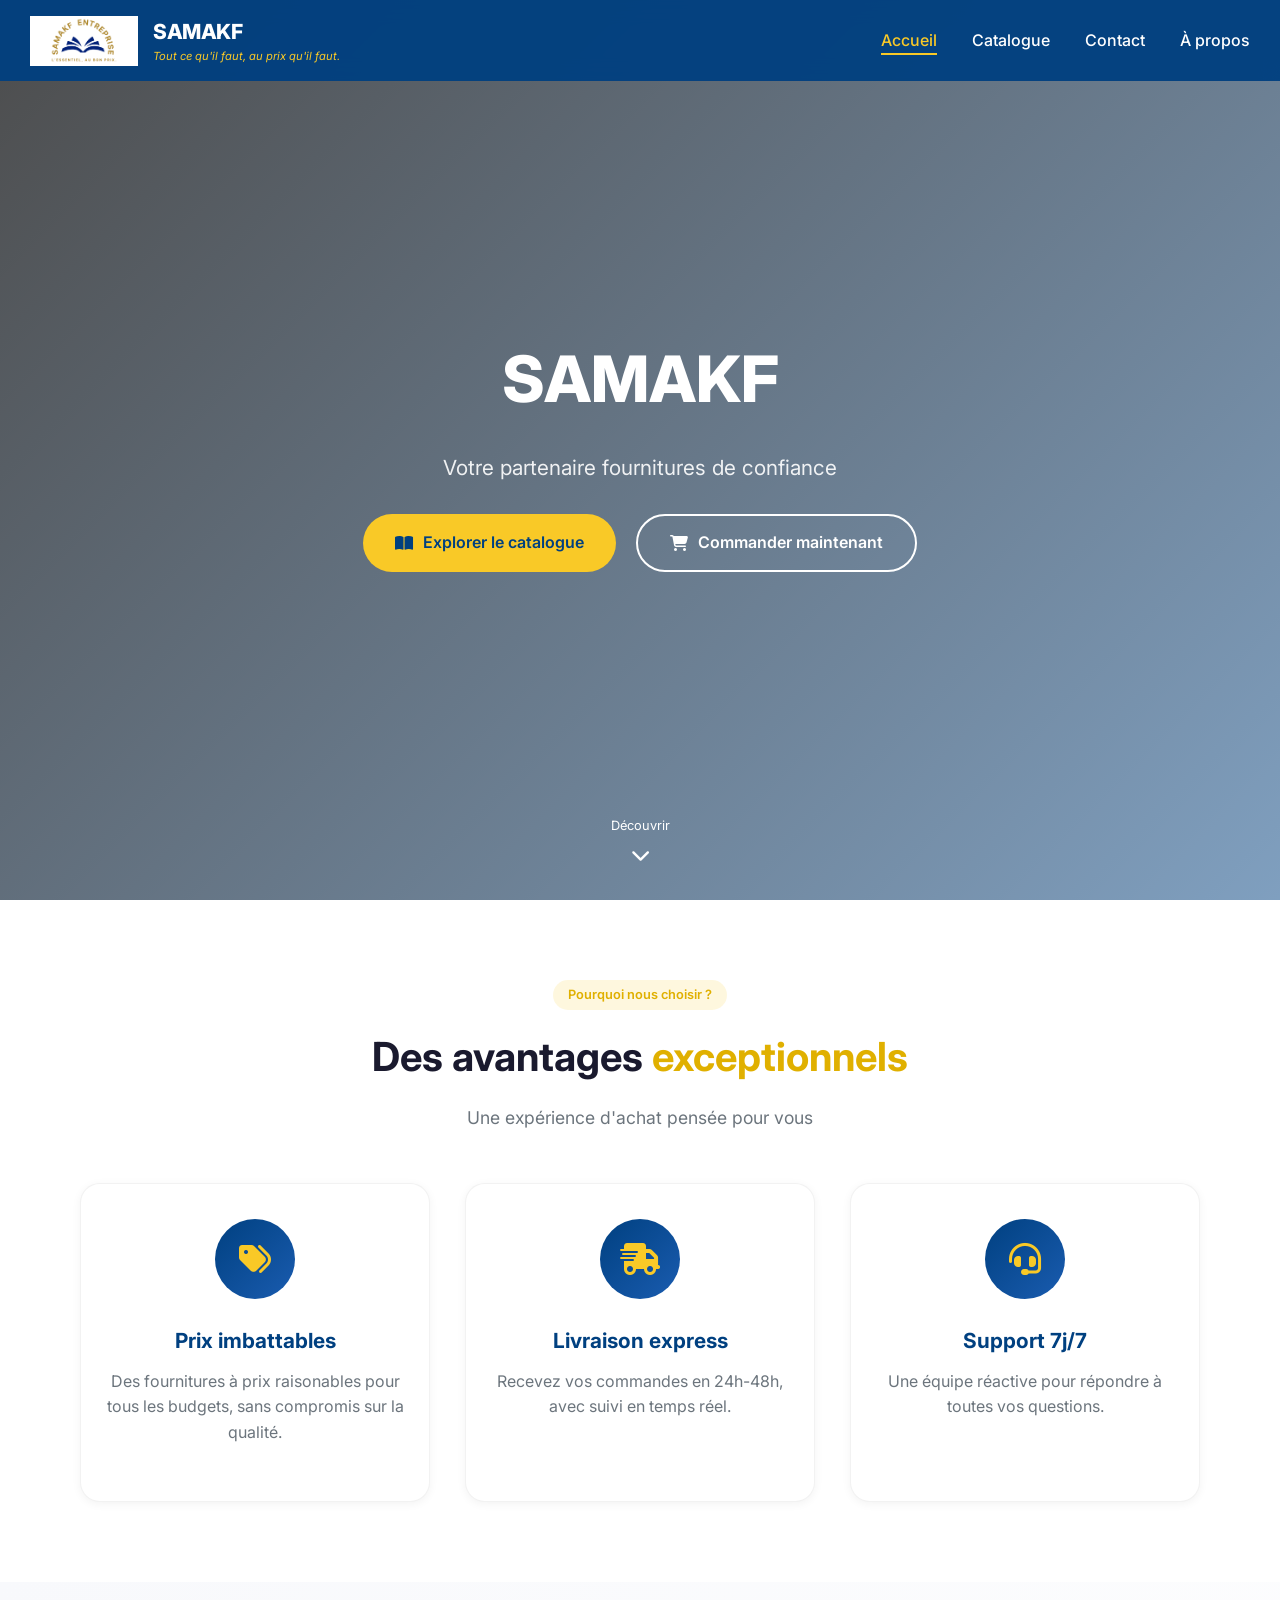
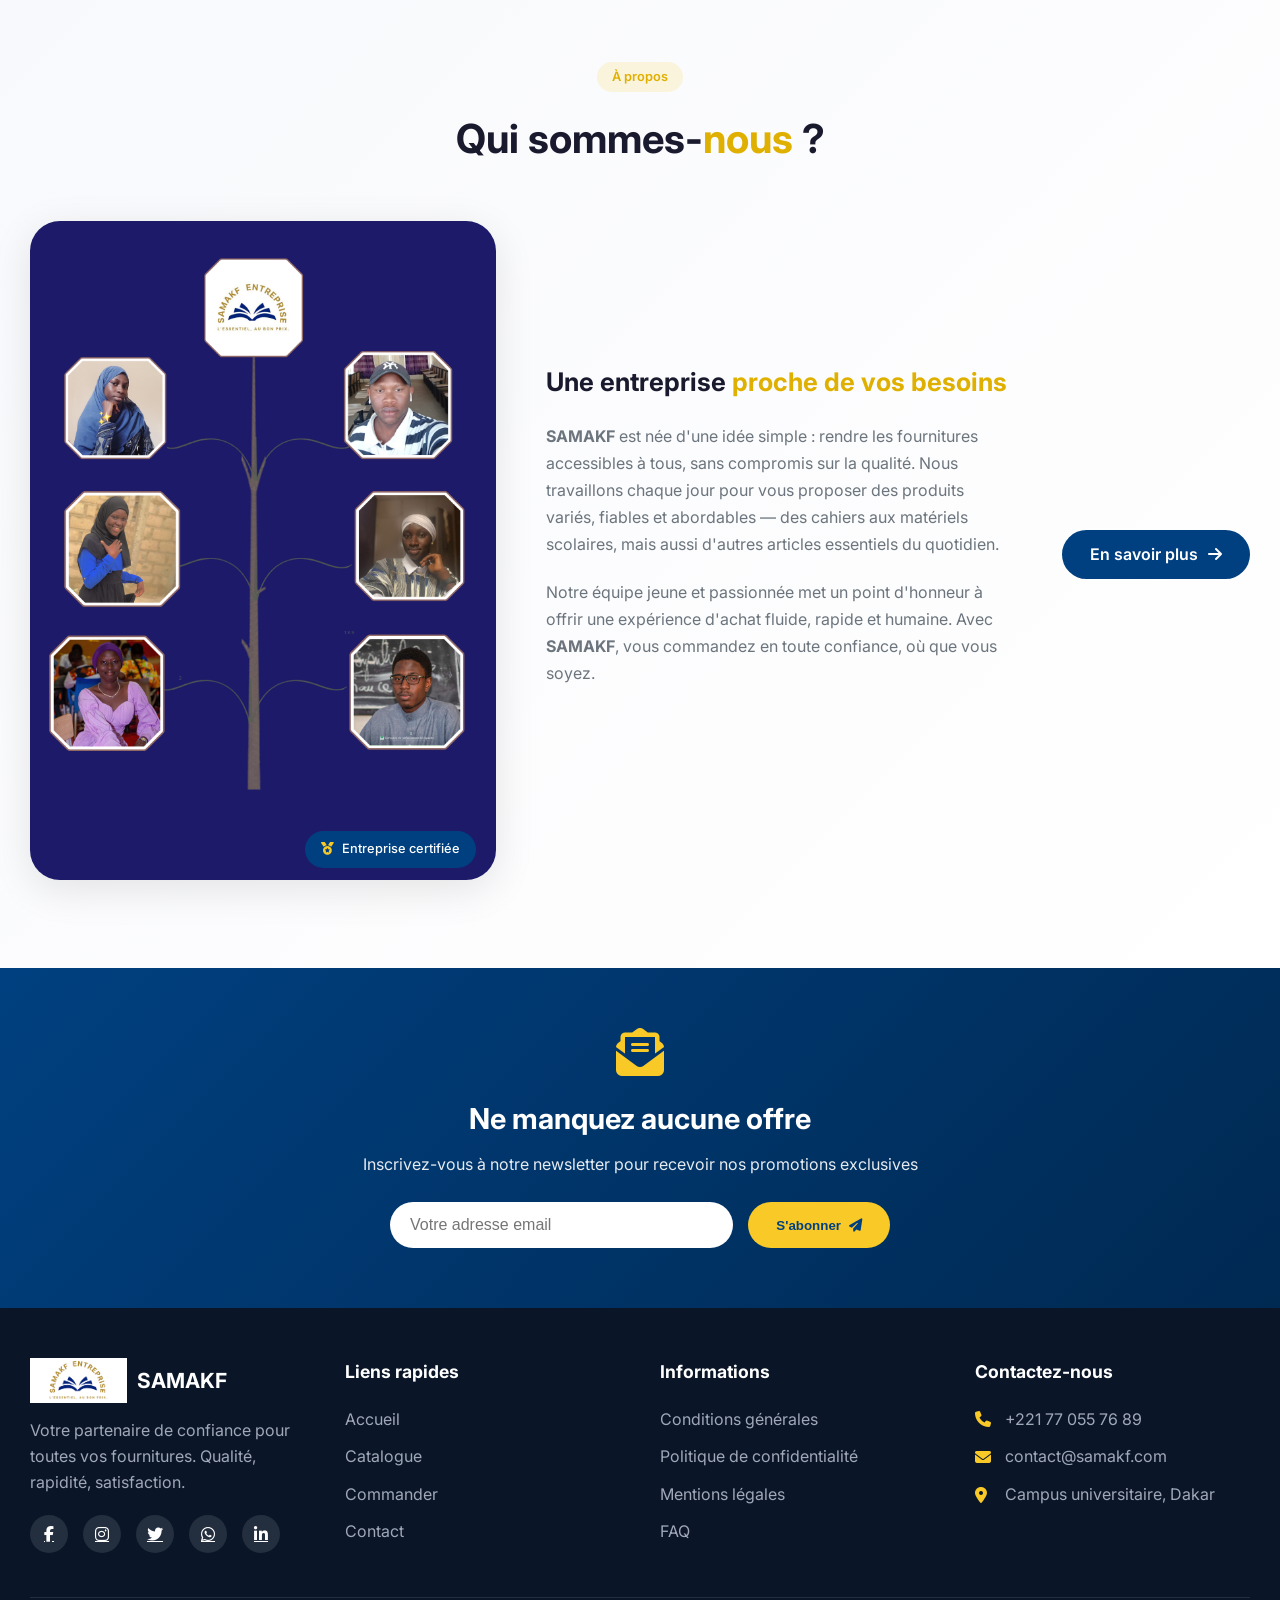
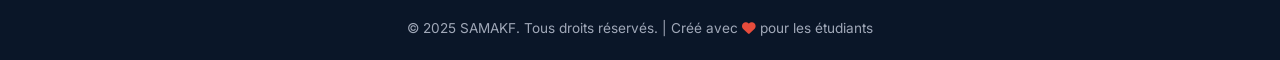
<file: index.html>
<!DOCTYPE html>
<html lang="fr">
<head>
  <meta charset="UTF-8" />
  <meta name="viewport" content="width=device-width, initial-scale=1.0"/>
  <title>SAMAKF - Fournitures de qualité à prix abordables</title>
  <link rel="stylesheet" href="Accueil.css" />
  <link rel="stylesheet" href="https://cdnjs.cloudflare.com/ajax/libs/font-awesome/6.5.0/css/all.min.css">
  <link href="https://fonts.googleapis.com/css2?family=Inter:wght@300;400;500;600;700;800&display=swap" rel="stylesheet">
</head>
<body>

  <!-- ✅ Barre de navigation moderne -->
  <nav class="navbar" id="navbar">
    <div class="nav-container">
      <div class="logo">
        <a href="Accueil.html" class="logo-link">
          <img src="image/LOGO (2) - Copie_.png" alt="Logo SAMAKF">
        </a>
        <div class="logo-text">
          <span class="entreprise-nom">SAMAKF</span>
          <small class="slogan">Tout ce qu'il faut, au prix qu'il faut.</small>
        </div>
      </div>

      <div class="nav-toggle" id="navToggle">
        <i class="fas fa-bars"></i>
      </div>

      <ul class="nav-links" id="navLinks">
        <li><a href="index.html" class="active">Accueil</a></li>
        <li><a href="catalogue.html">Catalogue</a></li>
        <li><a href="contact.html">Contact</a></li>
        <li><a href="Apropos.html">À propos</a></li>
      </ul>
    </div>
  </nav>

  <!-- ✅ Hero section avec vidéo et overlay amélioré -->
  <header class="hero">
    <video autoplay muted loop playsinline class="background-video" id="heroVideo">
      <source src="video/Welcome (2).mp4" type="video/mp4" />
    </video>
    <div class="hero-overlay"></div>
    <div class="hero-content">
      <div class="hero-text">
        <h1 id="animated-title">SAMAKF</h1>
        <p class="hero-subtitle">Votre partenaire fournitures de confiance</p>
        <div class="hero-buttons">
          <a href="catalogue.html" class="btn btn-primary">
            <i class="fas fa-book-open"></i> Explorer le catalogue
          </a>
          <a href="commander.html" class="btn btn-secondary">
            <i class="fas fa-shopping-cart"></i> Commander maintenant
          </a>
        </div>
      </div>
    </div>
    <div class="scroll-indicator">
      <span>Découvrir</span>
      <i class="fas fa-chevron-down"></i>
    </div>
  </header>

  <!-- ✅ Section Avantages avec compteurs animés -->
  <section class="section avantages reveal">
    <div class="container">
      <div class="section-header">
        <span class="section-tag">Pourquoi nous choisir ?</span>
        <h2>Des avantages <span class="highlight">exceptionnels</span></h2>
        <p>Une expérience d'achat pensée pour vous</p>
      </div>
      <div class="avantage-container">
        <div class="avantage-bloc">
          <div class="avantage-icon">
            <i class="fas fa-tags"></i>
          </div>
          <h3>Prix imbattables</h3>
          <p>Des fournitures à  prix raisonables pour tous les budgets, sans compromis sur la qualité.</p>
        </div>
        <div class="avantage-bloc">
          <div class="avantage-icon">
            <i class="fas fa-truck-fast"></i>
          </div>
          <h3>Livraison express</h3>
          <p>Recevez vos commandes en 24h-48h, avec suivi en temps réel.</p>
        </div>
        <div class="avantage-bloc">
          <div class="avantage-icon">
            <i class="fas fa-headset"></i>
          </div>
          <h3>Support 7j/7</h3>
          <p>Une équipe réactive pour répondre à toutes vos questions.</p>
        </div>
      </div>
    </div>
  </section>

  <!-- ✅ Section "Qui sommes-nous" améliorée -->
  <section class="section apropos reveal" id="apropos">
    <div class="container">
      <div class="section-header">
        <span class="section-tag">À propos</span>
        <h2>Qui sommes-<span class="highlight">nous</span> ?</h2>
      </div>
      <div class="apropos-container">
        <div class="apropos-image">
          <img src="image/arbre SAMAKF.png" alt="Équipe SAMAKF">
          <div class="image-badge">
            <i class="fas fa-medal"></i> Entreprise certifiée
          </div>
        </div>
        <div class="apropos-texte">
          <h3>Une entreprise <span class="highlight">proche de vos besoins</span></h3>
          <p>
            <strong>SAMAKF</strong> est née d'une idée simple : rendre les fournitures accessibles à tous, 
            sans compromis sur la qualité. Nous travaillons chaque jour pour vous proposer des produits variés, 
            fiables et abordables — des cahiers aux matériels scolaires, mais aussi d'autres articles essentiels du quotidien.
          </p>
          <p>
            Notre équipe jeune et passionnée met un point d'honneur à offrir une expérience d'achat fluide, rapide et humaine.  
            Avec <strong>SAMAKF</strong>, vous commandez en toute confiance, où que vous soyez.
          </p>
          <div class="stats">
                     
            </div>
                      </div>
          <a href="Apropos.html" class="btn-en-savoir-plus">
            En savoir plus <i class="fas fa-arrow-right"></i>
          </a>
        </div>
      </div>
    </div>
  </section>

  
  <!-- ✅ Section Newsletter moderne -->
  <section class="newsletter reveal">
    <div class="container">
      <div class="newsletter-content">
        <i class="fas fa-envelope-open-text newsletter-icon"></i>
        <h3>Ne manquez aucune offre</h3>
        <p>Inscrivez-vous à notre newsletter pour recevoir nos promotions exclusives</p>
        <form class="newsletter-form" id="newsletterForm">
          <input type="email" placeholder="Votre adresse email" required>
          <button type="submit">S'abonner <i class="fas fa-paper-plane"></i></button>
        </form>
      </div>
    </div>
  </section>

  <!-- ✅ Footer moderne -->
  <footer class="footer">
    <div class="container">
      <div class="footer-content">
        <div class="footer-about">
          <div class="footer-logo">
            <img src="image/LOGO (2) - Copie_.png" alt="SAMAKF">
            <span>SAMAKF</span>
          </div>
          <p>Votre partenaire de confiance pour toutes vos fournitures. Qualité, rapidité, satisfaction.</p>
          <div class="footer-socials">
            <a href="#" title="Facebook"><i class="fab fa-facebook-f"></i></a>
            <a href="#" title="Instagram"><i class="fab fa-instagram"></i></a>
            <a href="#" title="Twitter"><i class="fab fa-twitter"></i></a>
            <a href="https://wa.me/221770557689" target="_blank" title="WhatsApp"><i class="fab fa-whatsapp"></i></a>
            <a href="#" title="LinkedIn"><i class="fab fa-linkedin-in"></i></a>
          </div>
        </div>
        <div class="footer-links">
          <h4>Liens rapides</h4>
          <ul>
            <li><a href="index.html">Accueil</a></li>
            <li><a href="catalogue.html">Catalogue</a></li>
            <li><a href="commander.html">Commander</a></li>
            <li><a href="contact.html">Contact</a></li>
          </ul>
        </div>
        <div class="footer-links">
          <h4>Informations</h4>
          <ul>
            <li><a href="#">Conditions générales</a></li>
            <li><a href="#">Politique de confidentialité</a></li>
            <li><a href="#">Mentions légales</a></li>
            <li><a href="#">FAQ</a></li>
          </ul>
        </div>
        <div class="footer-contact">
          <h4>Contactez-nous</h4>
          <ul>
            <li><i class="fas fa-phone"></i> +221 77 055 76 89</li>
            <li><i class="fas fa-envelope"></i> contact@samakf.com</li>
            <li><i class="fas fa-map-marker-alt"></i> Campus universitaire, Dakar</li>
          </ul>
        </div>
      </div>
      <div class="footer-bottom">
        <p>&copy; 2025 SAMAKF. Tous droits réservés. | Créé avec <i class="fas fa-heart"></i> pour les étudiants</p>
      </div>
    </div>
  </footer>

  <!-- Back to top button -->
  <button class="back-to-top" id="backToTop">
    <i class="fas fa-arrow-up"></i>
  </button>

  <script src="Accueil.js"></script>
</body>
</html>
</file>
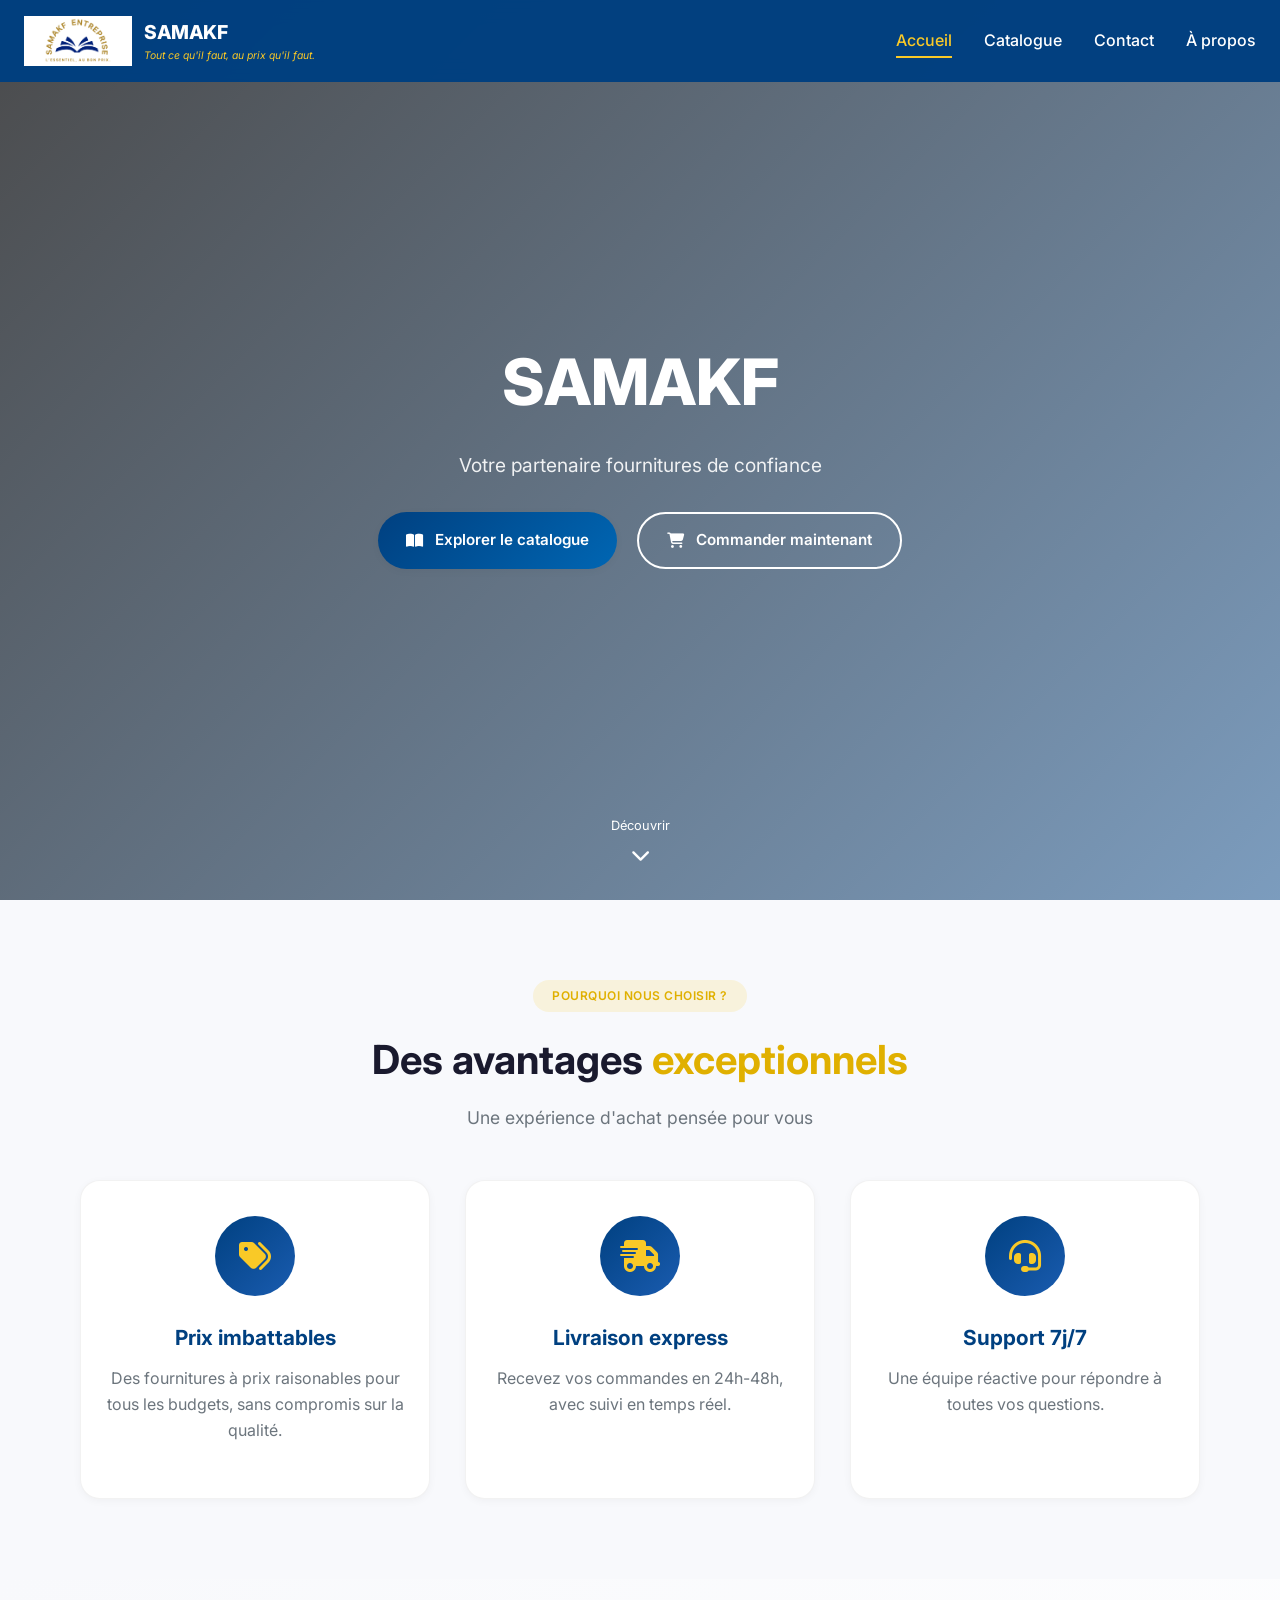
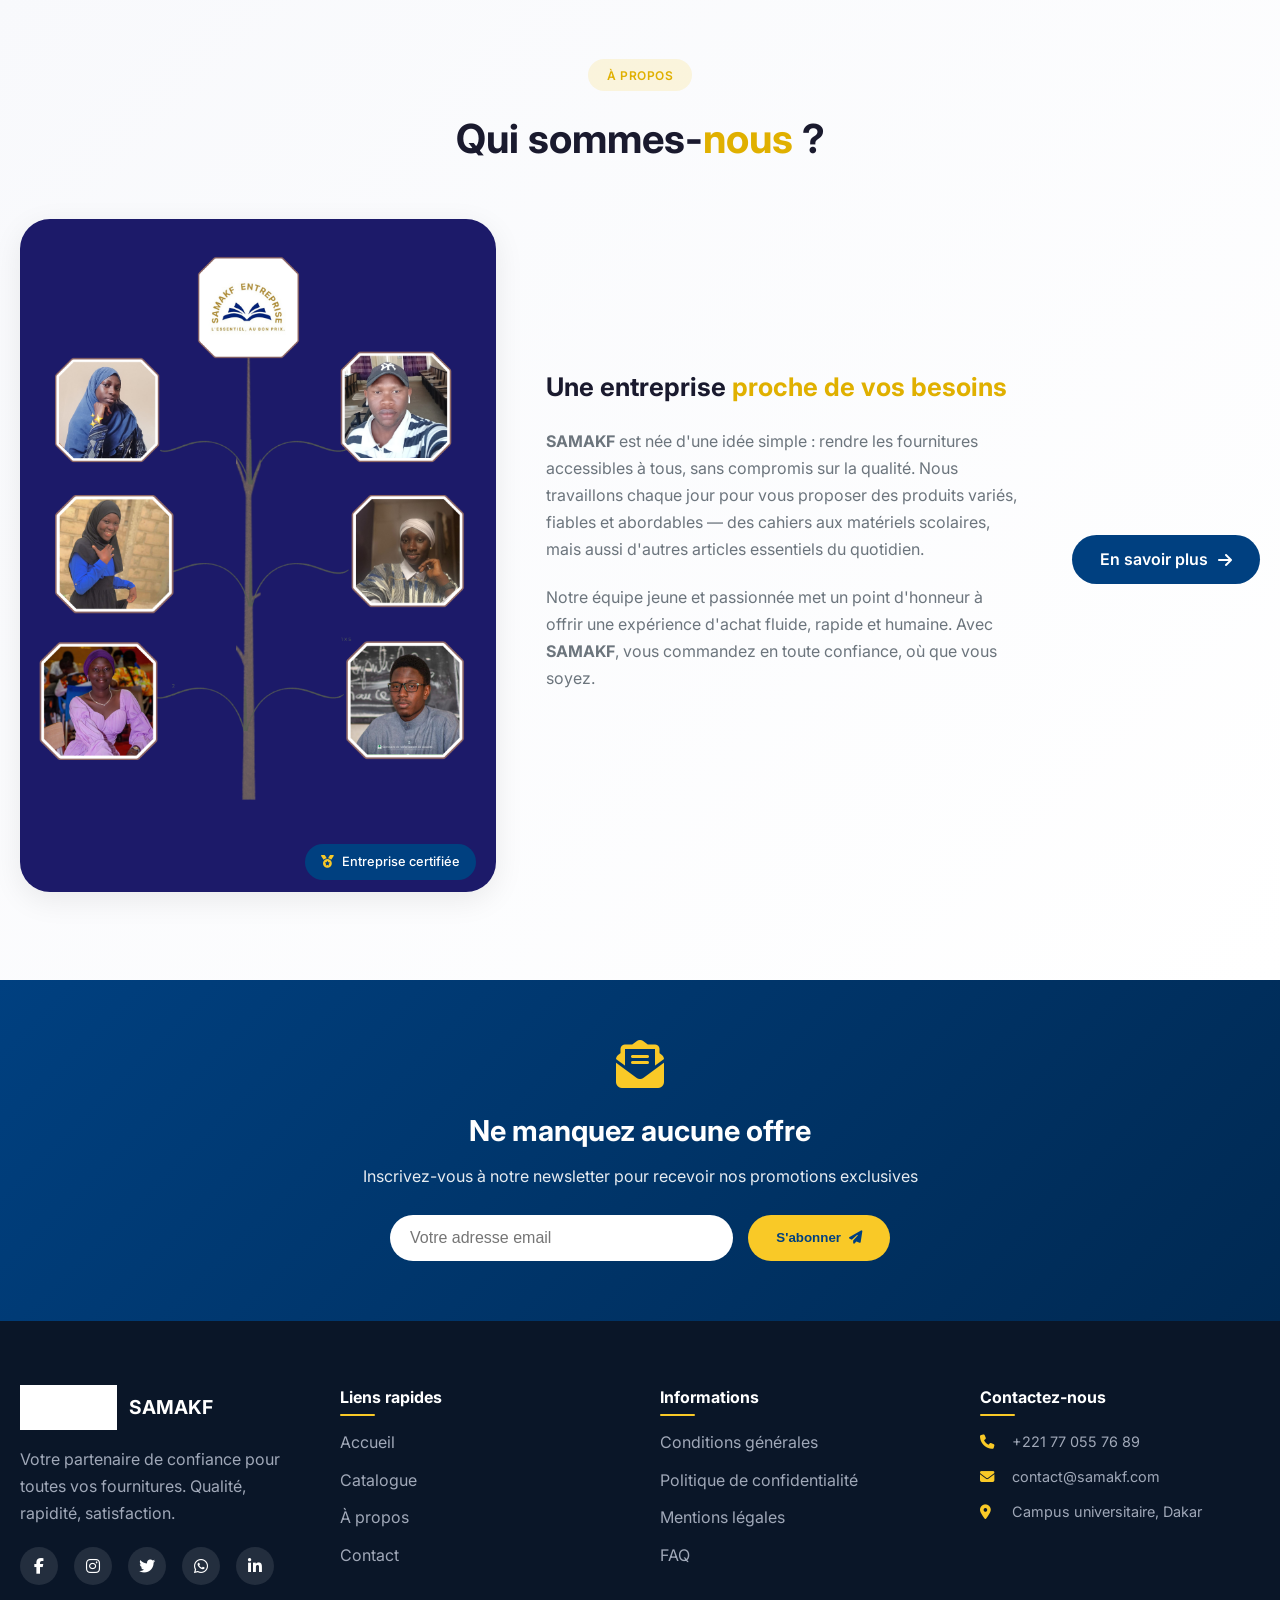
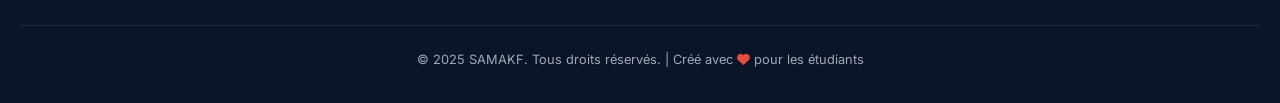
<file: Accueil.html>
<!DOCTYPE html>
<html lang="fr">
<head>
  <meta charset="UTF-8" />
  <meta name="viewport" content="width=device-width, initial-scale=1.0"/>
  <title>SAMAKF - Fournitures de qualité à prix abordables</title>
  <link rel="stylesheet" href="Accueil.css" />
  <link rel="stylesheet" href="global.css" />
  <link rel="stylesheet" href="https://cdnjs.cloudflare.com/ajax/libs/font-awesome/6.5.0/css/all.min.css">
  <link href="https://fonts.googleapis.com/css2?family=Inter:wght@300;400;500;600;700;800&display=swap" rel="stylesheet">
</head>
<body>

  <!-- ✅ Barre de navigation moderne -->
  <nav class="navbar" id="navbar">
    <div class="nav-container">
      <div class="logo">
        <a href="Accueil.html" class="logo-link">
          <img src="image/LOGO (2) - Copie_.png" alt="Logo SAMAKF">
        </a>
        <div class="logo-text">
          <span class="entreprise-nom">SAMAKF</span>
          <small class="slogan">Tout ce qu'il faut, au prix qu'il faut.</small>
        </div>
      </div>

      <div class="nav-toggle" id="navToggle">
        <i class="fas fa-bars"></i>
      </div>

      <ul class="nav-links" id="navLinks">
        <li><a href="Accueil.html" class="active">Accueil</a></li>
        <li><a href="catalogue.html">Catalogue</a></li>
        <li><a href="contact.html">Contact</a></li>
        <li><a href="Apropos.html">À propos</a></li>
      </ul>
    </div>
  </nav>

  <!-- ✅ Hero section avec vidéo et overlay amélioré -->
  <header class="hero">
    <video autoplay muted loop playsinline class="background-video" id="heroVideo">
      <source src="video/Welcome (2).mp4" type="video/mp4" />
    </video>
    <div class="hero-overlay"></div>
    <div class="hero-content">
      <div class="hero-text">
        <h1 id="animated-title">SAMAKF</h1>
        <p class="hero-subtitle">Votre partenaire fournitures de confiance</p>
        <div class="hero-buttons">
          <a href="catalogue.html" class="btn btn-primary">
            <i class="fas fa-book-open"></i> Explorer le catalogue
          </a>
          <a href="commander.html" class="btn btn-secondary">
            <i class="fas fa-shopping-cart"></i> Commander maintenant
          </a>
        </div>
      </div>
    </div>
    <div class="scroll-indicator">
      <span>Découvrir</span>
      <i class="fas fa-chevron-down"></i>
    </div>
  </header>

  <!-- ✅ Section Avantages avec compteurs animés -->
  <section class="section avantages reveal">
    <div class="container">
      <div class="section-header">
        <span class="section-tag">Pourquoi nous choisir ?</span>
        <h2>Des avantages <span class="highlight">exceptionnels</span></h2>
        <p>Une expérience d'achat pensée pour vous</p>
      </div>
      <div class="avantage-container">
        <div class="avantage-bloc">
          <div class="avantage-icon">
            <i class="fas fa-tags"></i>
          </div>
          <h3>Prix imbattables</h3>
          <p>Des fournitures à  prix raisonables pour tous les budgets, sans compromis sur la qualité.</p>
        </div>
        <div class="avantage-bloc">
          <div class="avantage-icon">
            <i class="fas fa-truck-fast"></i>
          </div>
          <h3>Livraison express</h3>
          <p>Recevez vos commandes en 24h-48h, avec suivi en temps réel.</p>
        </div>
        <div class="avantage-bloc">
          <div class="avantage-icon">
            <i class="fas fa-headset"></i>
          </div>
          <h3>Support 7j/7</h3>
          <p>Une équipe réactive pour répondre à toutes vos questions.</p>
        </div>
      </div>
    </div>
  </section>

  <!-- ✅ Section "Qui sommes-nous" améliorée -->
  <section class="section apropos reveal" id="apropos">
    <div class="container">
      <div class="section-header">
        <span class="section-tag">À propos</span>
        <h2>Qui sommes-<span class="highlight">nous</span> ?</h2>
      </div>
      <div class="apropos-container">
        <div class="apropos-image">
          <img src="image/arbre SAMAKF.png" alt="Équipe SAMAKF">
          <div class="image-badge">
            <i class="fas fa-medal"></i> Entreprise certifiée
          </div>
        </div>
        <div class="apropos-texte">
          <h3>Une entreprise <span class="highlight">proche de vos besoins</span></h3>
          <p>
            <strong>SAMAKF</strong> est née d'une idée simple : rendre les fournitures accessibles à tous, 
            sans compromis sur la qualité. Nous travaillons chaque jour pour vous proposer des produits variés, 
            fiables et abordables — des cahiers aux matériels scolaires, mais aussi d'autres articles essentiels du quotidien.
          </p>
          <p>
            Notre équipe jeune et passionnée met un point d'honneur à offrir une expérience d'achat fluide, rapide et humaine.  
            Avec <strong>SAMAKF</strong>, vous commandez en toute confiance, où que vous soyez.
          </p>
          <div class="stats">
                     
            </div>
                      </div>
          <a href="Apropos.html" class="btn-en-savoir-plus">
            En savoir plus <i class="fas fa-arrow-right"></i>
          </a>
        </div>
      </div>
    </div>
  </section>

  
  <!-- ✅ Section Newsletter moderne -->
  <section class="newsletter reveal">
    <div class="container">
      <div class="newsletter-content">
        <i class="fas fa-envelope-open-text newsletter-icon"></i>
        <h3>Ne manquez aucune offre</h3>
        <p>Inscrivez-vous à notre newsletter pour recevoir nos promotions exclusives</p>
        <form class="newsletter-form" id="newsletterForm">
          <input type="email" placeholder="Votre adresse email" required>
          <button type="submit">S'abonner <i class="fas fa-paper-plane"></i></button>
        </form>
      </div>
    </div>
  </section>

  <!-- ✅ Footer moderne -->
  <footer class="footer">
    <div class="container">
      <div class="footer-content">
        <div class="footer-about">
          <div class="footer-logo">
            <img src="image/LOGO (2) - Copie_.png" alt="SAMAKF">
            <span>SAMAKF</span>
          </div>
          <p>Votre partenaire de confiance pour toutes vos fournitures. Qualité, rapidité, satisfaction.</p>
          <div class="footer-socials">
            <a href="#" title="Facebook"><i class="fab fa-facebook-f"></i></a>
            <a href="#" title="Instagram"><i class="fab fa-instagram"></i></a>
            <a href="#" title="Twitter"><i class="fab fa-twitter"></i></a>
            <a href="https://wa.me/221770557689" target="_blank" title="WhatsApp"><i class="fab fa-whatsapp"></i></a>
            <a href="#" title="LinkedIn"><i class="fab fa-linkedin-in"></i></a>
          </div>
        </div>
        <div class="footer-links">
          <h4>Liens rapides</h4>
          <ul>
            <li><a href="Accueil.html">Accueil</a></li>
            <li><a href="catalogue.html">Catalogue</a></li>
            <li><a href="Apropos.html">À propos</a></li>
            <li><a href="contact.html">Contact</a></li>
          </ul>
        </div>
        <div class="footer-links">
          <h4>Informations</h4>
          <ul>
            <li><a href="#">Conditions générales</a></li>
            <li><a href="#">Politique de confidentialité</a></li>
            <li><a href="#">Mentions légales</a></li>
            <li><a href="#">FAQ</a></li>
          </ul>
        </div>
        <div class="footer-contact">
          <h4>Contactez-nous</h4>
          <ul>
            <li><i class="fas fa-phone"></i> +221 77 055 76 89</li>
            <li><i class="fas fa-envelope"></i> contact@samakf.com</li>
            <li><i class="fas fa-map-marker-alt"></i> Campus universitaire, Dakar</li>
          </ul>
        </div>
      </div>
      <div class="footer-bottom">
        <p>&copy; 2025 SAMAKF. Tous droits réservés. | Créé avec <i class="fas fa-heart"></i> pour les étudiants</p>
      </div>
    </div>
  </footer>

  <!-- Back to top button -->
  <button class="back-to-top" id="backToTop">
    <i class="fas fa-arrow-up"></i>
  </button>

  <script src="Accueil.js"></script>
</body>
</html>
</file>
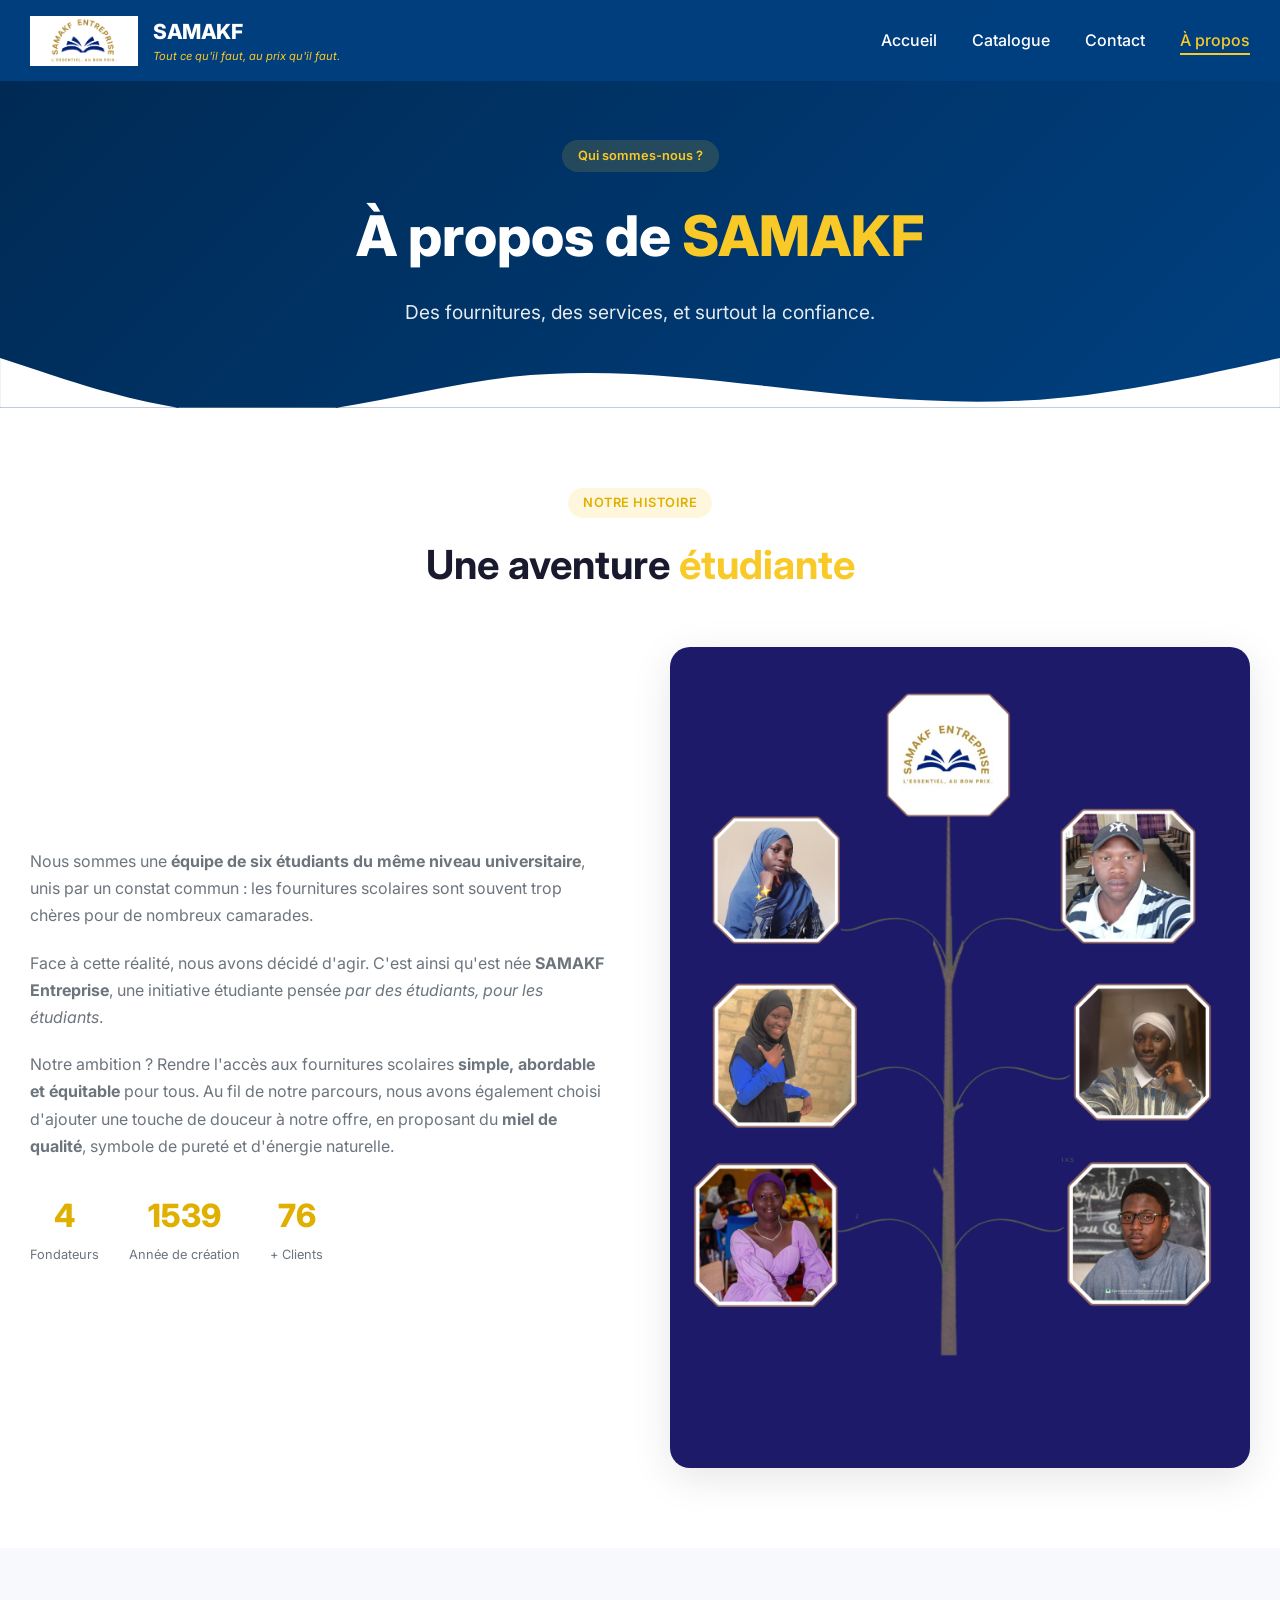
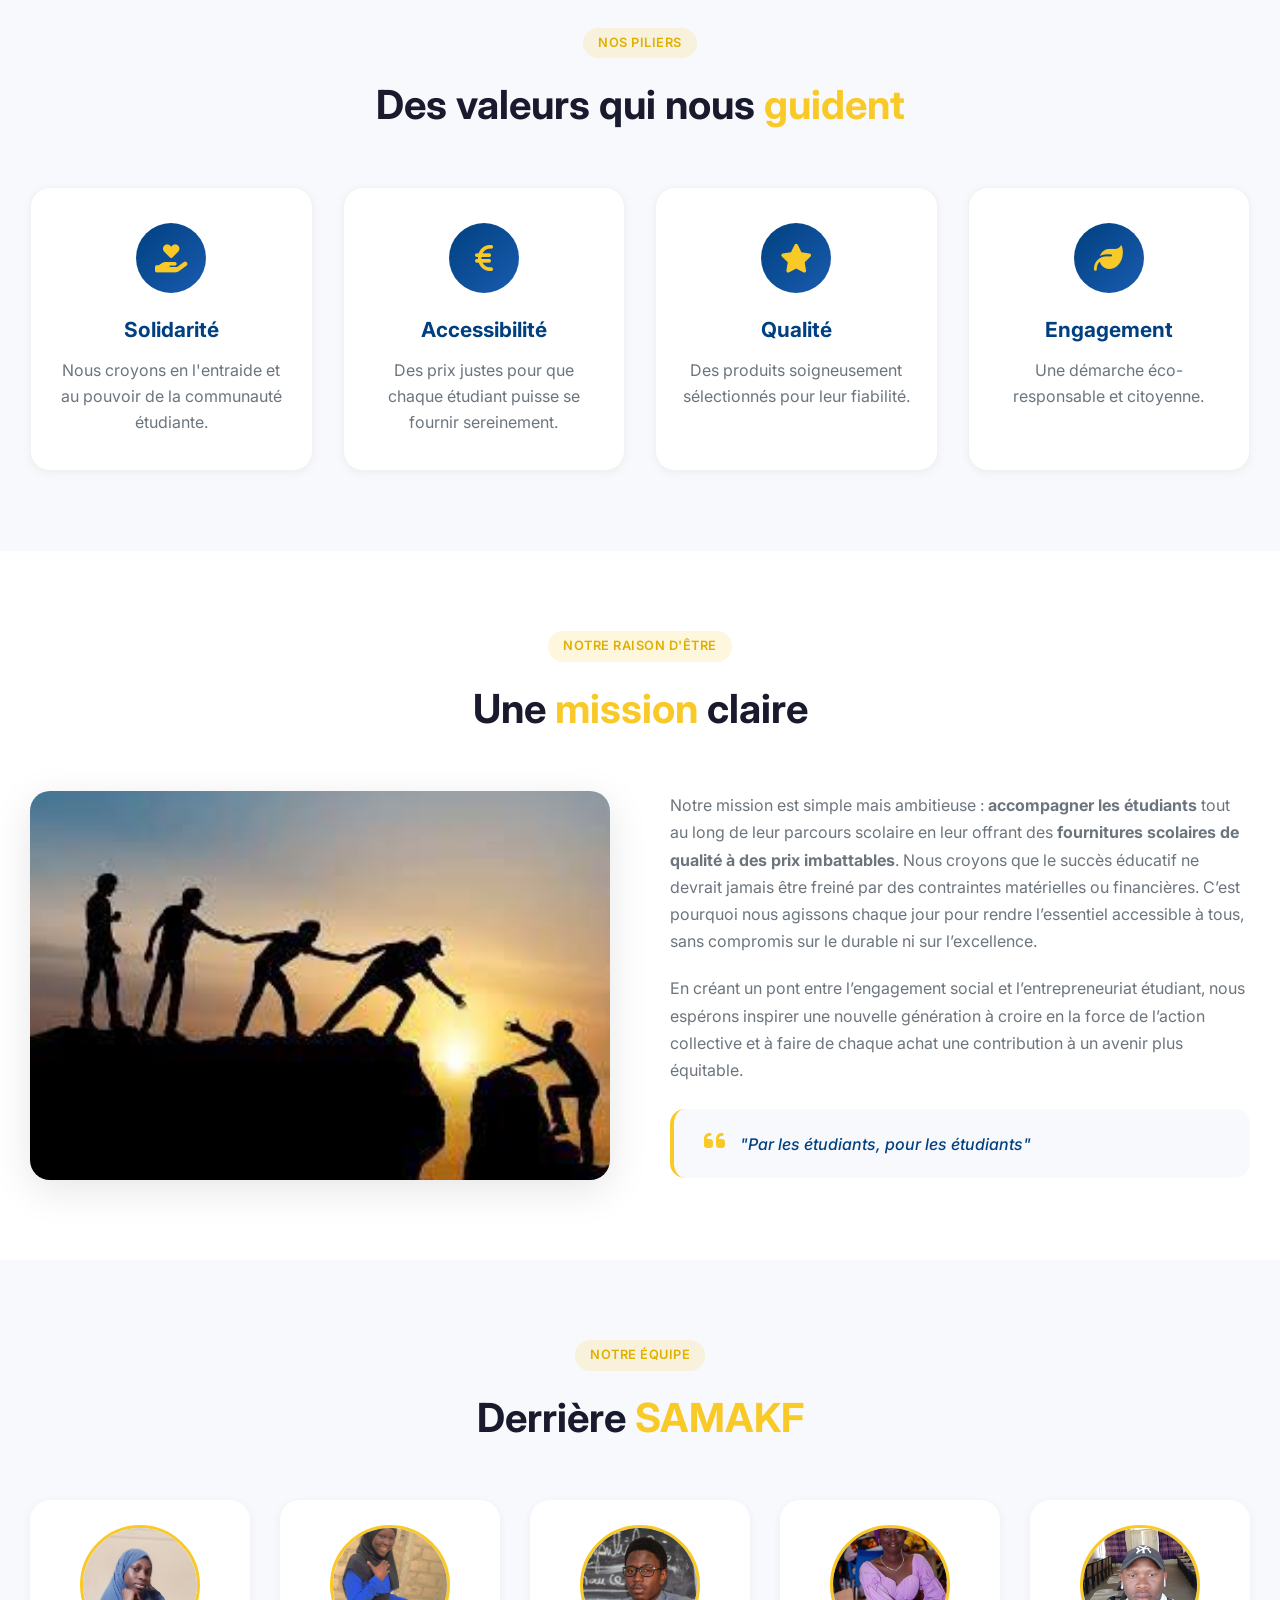
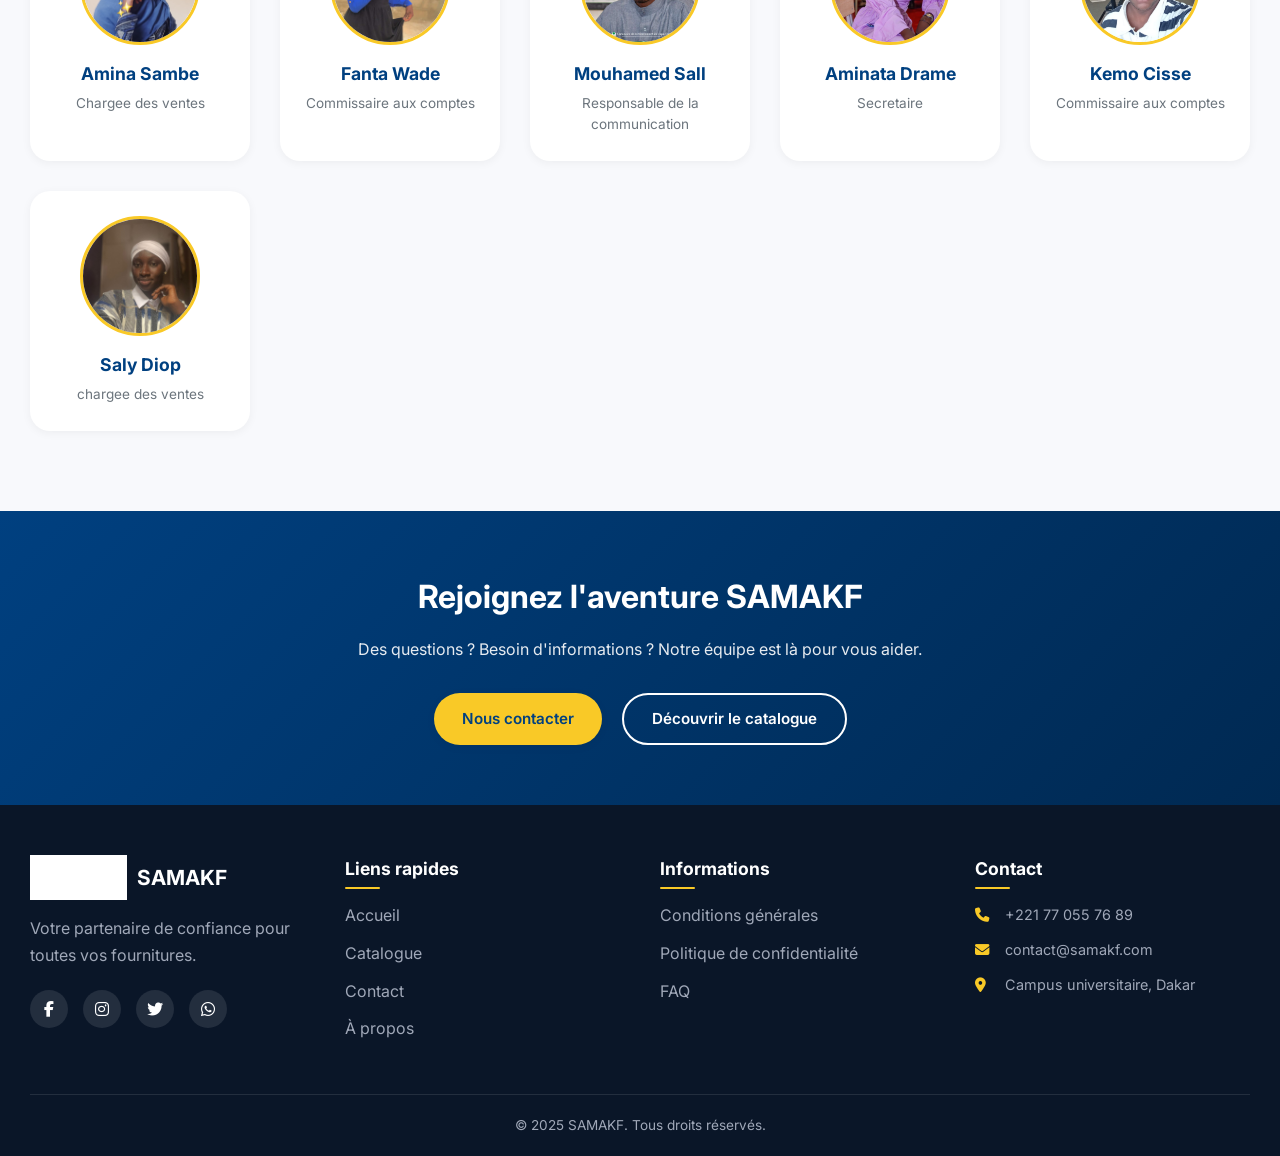
<file: Apropos.html>
<!DOCTYPE html>
<html lang="fr">
<head>
  <meta charset="UTF-8" />
  <meta name="viewport" content="width=device-width, initial-scale=1.0"/>
  <title>SAMAKF - À propos | Notre histoire, nos valeurs</title>
  <link rel="stylesheet" href="global.css" />
  <link rel="stylesheet" href="Apropos.css" />
  <link rel="stylesheet" href="https://cdnjs.cloudflare.com/ajax/libs/font-awesome/6.5.0/css/all.min.css">
  <link href="https://fonts.googleapis.com/css2?family=Inter:wght@300;400;500;600;700;800&display=swap" rel="stylesheet">
</head>
<body>

  <!-- 🌐 Navigation -->
  <nav class="navbar" id="navbar">
    <div class="nav-container">
      <div class="logo">
        <a href="Accueil.html" class="logo-link">
          <img src="image/LOGO (2) - Copie_.png" alt="Logo SAMAKF">
        </a>
        <div class="logo-text">
          <span class="entreprise-nom">SAMAKF</span>
          <small class="slogan">Tout ce qu'il faut, au prix qu'il faut.</small>
        </div>
      </div>

      <div class="nav-toggle" id="navToggle">
        <i class="fas fa-bars"></i>
      </div>

      <ul class="nav-links" id="navLinks">
        <li><a href="Accueil.html">Accueil</a></li>
        <li><a href="catalogue.html">Catalogue</a></li>
        <li><a href="contact.html">Contact</a></li>
        <li><a href="Apropos.html" class="active">À propos</a></li>
      </ul>
    </div>
  </nav>

  <!-- 🧭 En-tête hero -->
  <header class="page-header">
    <div class="container">
      <div class="page-header-content">
        <span class="header-tag">Qui sommes-nous ?</span>
        <h1>À propos de <span class="highlight">SAMAKF</span></h1>
        <p>Des fournitures, des services, et surtout la confiance.</p>
      </div>
    </div>
    <div class="header-wave">
      <svg xmlns="http://www.w3.org/2000/svg" viewBox="0 0 1440 120">
        <path fill="#ffffff" fill-opacity="1" d="M0,64L48,80C96,96,192,128,288,128C384,128,480,96,576,85.3C672,75,768,85,864,96C960,107,1056,117,1152,112C1248,107,1344,85,1392,74.7L1440,64L1440,120L1392,120C1344,120,1248,120,1152,120C1056,120,960,120,864,120C768,120,672,120,576,120C480,120,384,120,288,120C192,120,96,120,48,120L0,120Z"></path>
      </svg>
    </div>
  </header>

  <!-- 📖 Section : Notre histoire -->
  <section class="section histoire reveal">
    <div class="container">
      <div class="section-header">
        <span class="section-tag">Notre histoire</span>
        <h2>Une aventure <span class="highlight">étudiante</span></h2>
      </div>
      <div class="histoire-container">
        <div class="histoire-texte">
          <p>Nous sommes une <strong>équipe de six étudiants du même niveau universitaire</strong>, unis par un constat commun : les fournitures scolaires sont souvent trop chères pour de nombreux camarades.</p>
          <p>Face à cette réalité, nous avons décidé d'agir. C'est ainsi qu'est née <strong>SAMAKF Entreprise</strong>, une initiative étudiante pensée <em>par des étudiants, pour les étudiants</em>.</p>
          <p>Notre ambition ? Rendre l'accès aux fournitures scolaires <strong>simple, abordable et équitable</strong> pour tous. Au fil de notre parcours, nous avons également choisi d'ajouter une touche de douceur à notre offre, en proposant du <strong>miel de qualité</strong>, symbole de pureté et d'énergie naturelle.</p>
          <div class="histoire-stats">
            <div class="stat-item">
              <span class="stat-number" data-target="6">0</span>
              <span class="stat-label">Fondateurs</span>
            </div>
            <div class="stat-item">
              <span class="stat-number" data-target="2025">0</span>
              <span class="stat-label">Année de création</span>
            </div>
            <div class="stat-item">
              <span class="stat-number" data-target="100">0</span>
              <span class="stat-label">+ Clients</span>
            </div>
          </div>
        </div>
        <div class="histoire-image">
          <img src="image/arbre SAMAKF.png" alt="Équipe SAMAKF">
          </div>
      </div>
    </div>
  </section>

  <!-- 💎 Section : Nos valeurs -->
  <section class="section valeurs reveal">
    <div class="container">
      <div class="section-header">
        <span class="section-tag">Nos piliers</span>
        <h2>Des valeurs qui nous <span class="highlight">guident</span></h2>
      </div>
      <div class="valeurs-container">
        <div class="valeur-card">
          <div class="valeur-icon">
            <i class="fas fa-hand-holding-heart"></i>
          </div>
          <h3>Solidarité</h3>
          <p>Nous croyons en l'entraide et au pouvoir de la communauté étudiante.</p>
        </div>
        <div class="valeur-card">
          <div class="valeur-icon">
            <i class="fas fa-euro-sign"></i>
          </div>
          <h3>Accessibilité</h3>
          <p>Des prix justes pour que chaque étudiant puisse se fournir sereinement.</p>
        </div>
        <div class="valeur-card">
          <div class="valeur-icon">
            <i class="fas fa-star"></i>
          </div>
          <h3>Qualité</h3>
          <p>Des produits soigneusement sélectionnés pour leur fiabilité.</p>
        </div>
        <div class="valeur-card">
          <div class="valeur-icon">
            <i class="fas fa-leaf"></i>
          </div>
          <h3>Engagement</h3>
          <p>Une démarche éco-responsable et citoyenne.</p>
        </div>
      </div>
    </div>
  </section>

  <!-- 🚀 Section : Notre mission -->
  <section class="section mission reveal">
    <div class="container">
      <div class="section-header">
        <span class="section-tag">Notre raison d'être</span>
        <h2>Une <span class="highlight">mission</span> claire</h2>
      </div>
      <div class="mission-container">
        <div class="mission-image">
          <img src="image/mission.jpeg" alt="Notre mission">
        </div>
        <div class="mission-texte">
          <p>Notre mission est simple mais ambitieuse : <strong>accompagner les étudiants</strong> tout au long de leur parcours scolaire en leur offrant des <strong>fournitures scolaires de qualité à des prix imbattables</strong>. Nous croyons que le succès éducatif ne devrait jamais être freiné par des contraintes matérielles ou financières. C’est pourquoi nous agissons chaque jour pour rendre l’essentiel accessible à tous, sans compromis sur le durable ni sur l’excellence.</p>
<p>En créant un pont entre l’engagement social et l’entrepreneuriat étudiant, nous espérons inspirer une nouvelle génération à croire en la force de l’action collective et à faire de chaque achat une contribution à un avenir plus équitable.</p>
          <div class="mission-quote">
            <i class="fas fa-quote-left"></i>
            <p>"Par les étudiants, pour les étudiants"</p>
          </div>
        </div>
      </div>
    </div>
  </section>

  <!-- 👥 Section : L'équipe -->
  <section class="section equipe reveal">
    <div class="container">
      <div class="section-header">
        <span class="section-tag">Notre équipe</span>
        <h2>Derrière <span class="highlight">SAMAKF</span></h2>
      </div>
      <div class="equipe-container">
        <div class="membre-card">
          <div class="membre-image">
            <img src="image/AMINA.jpg" alt="Membre équipe">
          </div>
          <h4>Amina Sambe</h4>
          <p>Chargee des ventes </p>
        </div>
        <div class="membre-card">
          <div class="membre-image">
            <img src="image/FANTA.jpg" alt="Membre équipe">
          </div>
          <h4>Fanta Wade</h4>
          <p>Commissaire aux comptes</p>
        </div>
        <div class="membre-card">
          <div class="membre-image">
            <img src="image/ma photo.jpeg" alt="Membre équipe">
          </div>
          <h4>Mouhamed Sall</h4>
          <p>Responsable de la communication</p>
        </div>
        <div class="membre-card">
          <div class="membre-image">
            <img src="image/AD.jpg" alt="Membre équipe">
          </div>
          <h4>Aminata Drame </h4>
          <p>Secretaire </p>
        </div>
        <div class="membre-card">
          <div class="membre-image">
            <img src="image/KEMO.jpeg" alt="Membre équipe">
          </div>
          <h4>Kemo Cisse </h4>
          <p>Commissaire aux comptes</p>
        </div>
        <div class="membre-card">
          <div class="membre-image">
            <img src="image/Saly.jpeg" alt="Membre équipe">
          </div>
          <h4>Saly Diop</h4>
          <p>chargee des ventes</p>
        </div>
      </div>
    </div>
  </section>

  <!-- 📞 Section CTA -->
  <section class="cta-section reveal">
    <div class="container">
      <div class="cta-content">
        <h3>Rejoignez l'aventure SAMAKF</h3>
        <p>Des questions ? Besoin d'informations ? Notre équipe est là pour vous aider.</p>
        <div class="cta-buttons">
          <a href="contact.html" class="btn btn-primary">Nous contacter</a>
          <a href="catalogue.html" class="btn btn-outline">Découvrir le catalogue</a>
        </div>
      </div>
    </div>
  </section>

  <!-- ⚙️ Footer -->
  <footer class="footer">
    <div class="container">
      <div class="footer-content">
        <div class="footer-about">
          <div class="footer-logo">
            <img src="image/LOGO (2) - Copie_.png" alt="SAMAKF">
            <span>SAMAKF</span>
          </div>
          <p>Votre partenaire de confiance pour toutes vos fournitures.</p>
          <div class="footer-socials">
            <a href="#"><i class="fab fa-facebook-f"></i></a>
            <a href="#"><i class="fab fa-instagram"></i></a>
            <a href="#"><i class="fab fa-twitter"></i></a>
            <a href="https://wa.me/221770557689" target="_blank"><i class="fab fa-whatsapp"></i></a>
          </div>
        </div>
        <div class="footer-links">
          <h4>Liens rapides</h4>
          <ul>
            <li><a href="Accueil.html">Accueil</a></li>
            <li><a href="catalogue.html">Catalogue</a></li>
            <li><a href="contact.html">Contact</a></li>
            <li><a href="Apropos.html">À propos</a></li>
          </ul>
        </div>
        <div class="footer-links">
          <h4>Informations</h4>
          <ul>
            <li><a href="#">Conditions générales</a></li>
            <li><a href="#">Politique de confidentialité</a></li>
            <li><a href="#">FAQ</a></li>
          </ul>
        </div>
        <div class="footer-contact">
          <h4>Contact</h4>
          <ul>
            <li><i class="fas fa-phone"></i> +221 77 055 76 89</li>
            <li><i class="fas fa-envelope"></i> contact@samakf.com</li>
            <li><i class="fas fa-map-marker-alt"></i> Campus universitaire, Dakar</li>
          </ul>
        </div>
      </div>
      <div class="footer-bottom">
        <p>&copy; 2025 SAMAKF. Tous droits réservés.</p>
      </div>
    </div>
  </footer>

  <!-- Back to top -->
  <button class="back-to-top" id="backToTop">
    <i class="fas fa-arrow-up"></i>
  </button>

  <script src="Apropos.js"></script>
</body>
</html>
</file>
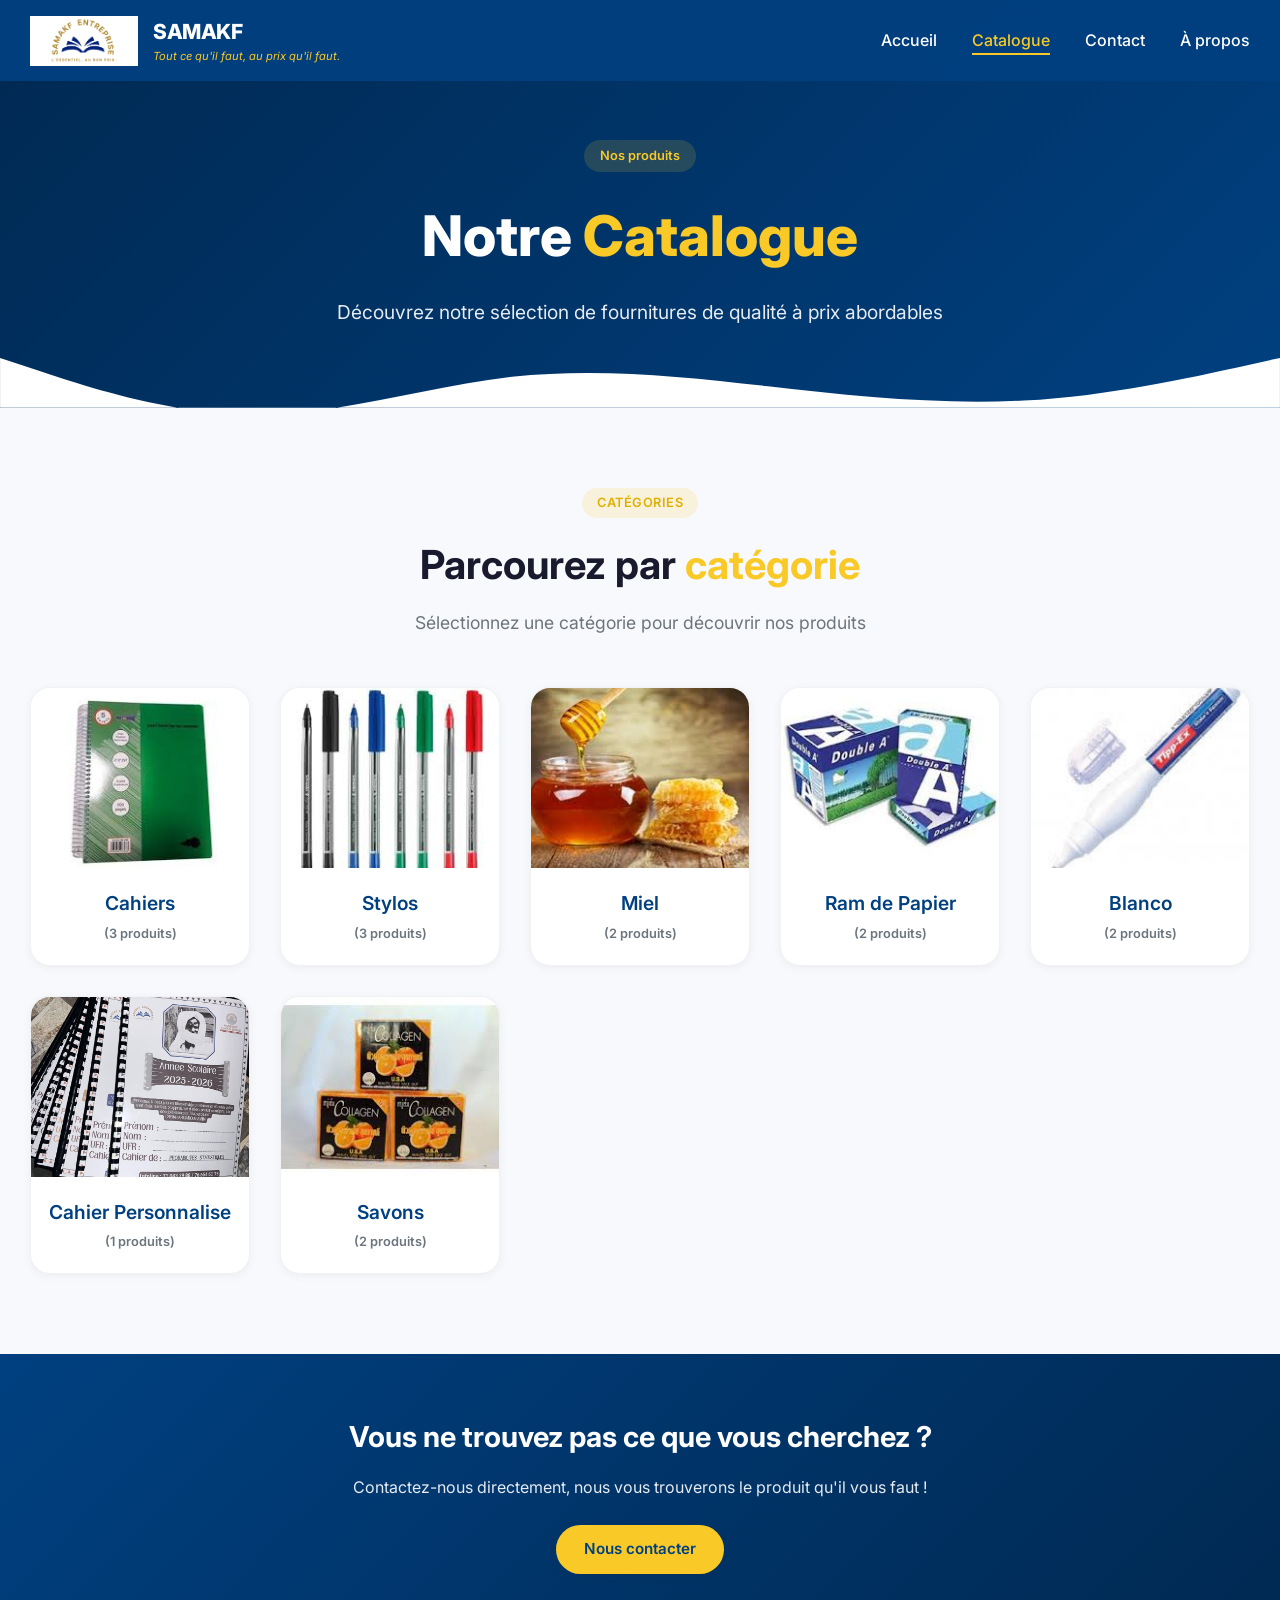
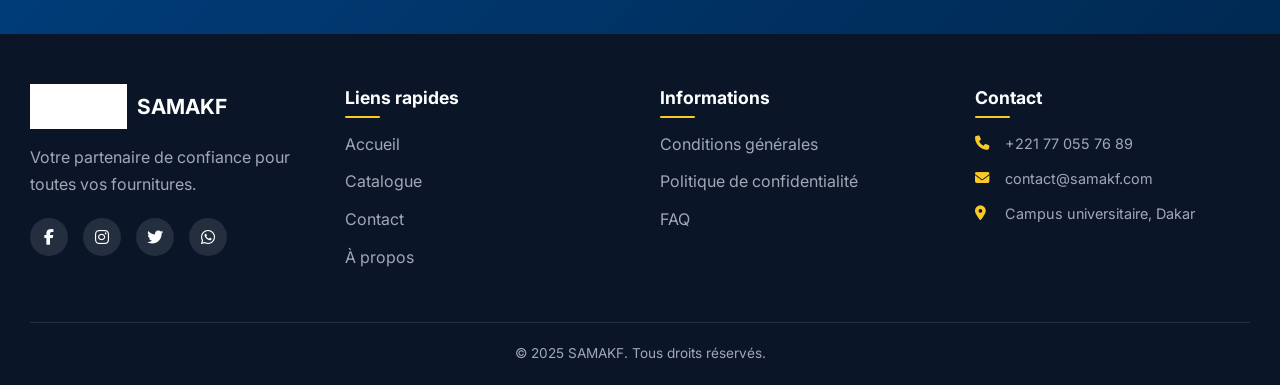
<file: catalogue.html>
<!DOCTYPE html>
<html lang="fr">
<head>
  <meta charset="UTF-8" />
  <meta name="viewport" content="width=device-width, initial-scale=1.0"/>
  <title>SAMAKF - Catalogue | Fournitures de qualité</title>
  <link rel="stylesheet" href="global.css" />
  <link rel="stylesheet" href="catalogue.css" />
  <link rel="stylesheet" href="https://cdnjs.cloudflare.com/ajax/libs/font-awesome/6.5.0/css/all.min.css">
  <link href="https://fonts.googleapis.com/css2?family=Inter:wght@300;400;500;600;700;800&display=swap" rel="stylesheet">
</head>
<body>

  <!-- 🌐 Navigation -->
  <nav class="navbar" id="navbar">
    <div class="nav-container">
      <div class="logo">
        <a href="Accueil.html" class="logo-link">
          <img src="image/LOGO (2) - Copie_.png" alt="Logo SAMAKF">
        </a>
        <div class="logo-text">
          <span class="entreprise-nom">SAMAKF</span>
          <small class="slogan">Tout ce qu'il faut, au prix qu'il faut.</small>
        </div>
      </div>

      <div class="nav-toggle" id="navToggle">
        <i class="fas fa-bars"></i>
      </div>

      <ul class="nav-links" id="navLinks">
        <li><a href="Accueil.html">Accueil</a></li>
        <li><a href="catalogue.html" class="active">Catalogue</a></li>
        <li><a href="contact.html">Contact</a></li>
        <li><a href="Apropos.html">À propos</a></li>
      </ul>
    </div>
  </nav>

  <!-- 🧭 Header Catalogue -->
  <header class="catalogue-header">
    <div class="container">
      <div class="header-content">
        <span class="header-tag">Nos produits</span>
        <h1>Notre <span class="highlight">Catalogue</span></h1>
        <p>Découvrez notre sélection de fournitures de qualité à prix abordables</p>
      </div>
    </div>
    <div class="header-wave">
      <svg xmlns="http://www.w3.org/2000/svg" viewBox="0 0 1440 120">
        <path fill="#ffffff" fill-opacity="1" d="M0,64L48,80C96,96,192,128,288,128C384,128,480,96,576,85.3C672,75,768,85,864,96C960,107,1056,117,1152,112C1248,107,1344,85,1392,74.7L1440,64L1440,120L1392,120C1344,120,1248,120,1152,120C1056,120,960,120,864,120C768,120,672,120,576,120C480,120,384,120,288,120C192,120,96,120,48,120L0,120Z"></path>
      </svg>
    </div>
  </header>

  <!-- 📂 Catégories -->
  <section class="categories-section">
    <div class="container">
      <div class="section-header">
        <span class="section-tag">Catégories</span>
        <h2>Parcourez par <span class="highlight">catégorie</span></h2>
        <p>Sélectionnez une catégorie pour découvrir nos produits</p>
      </div>
      <div class="categories-container" id="categoriesContainer">
        <!-- Les catégories seront générées dynamiquement en JS -->
      </div>
    </div>
  </section>

  <!-- 📦 Produits -->
  <section class="produits-section" id="produitsSection" style="display: none;">
    <div class="container">
      <div class="produits-header">
        <button class="btn-back" id="backToCategories">
          <i class="fas fa-arrow-left"></i> Toutes les catégories
        </button>
        <h2 id="categorieTitle"></h2>
      </div>
      <div class="produits-container" id="produitsContainer">
        <!-- Les produits seront générés dynamiquement -->
      </div>
    </div>
  </section>

  <!-- 📞 Section CTA -->
  <section class="cta-section">
    <div class="container">
      <div class="cta-content">
        <h3>Vous ne trouvez pas ce que vous cherchez ?</h3>
        <p>Contactez-nous directement, nous vous trouverons le produit qu'il vous faut !</p>
        <a href="contact.html" class="btn btn-primary">Nous contacter</a>
      </div>
    </div>
  </section>

  <!-- ⚙️ Footer -->
  <footer class="footer">
    <div class="container">
      <div class="footer-content">
        <div class="footer-about">
          <div class="footer-logo">
            <img src="image/LOGO (2) - Copie_.png" alt="SAMAKF">
            <span>SAMAKF</span>
          </div>
          <p>Votre partenaire de confiance pour toutes vos fournitures.</p>
          <div class="footer-socials">
            <a href="#"><i class="fab fa-facebook-f"></i></a>
            <a href="#"><i class="fab fa-instagram"></i></a>
            <a href="#"><i class="fab fa-twitter"></i></a>
            <a href="https://wa.me/221770557689" target="_blank"><i class="fab fa-whatsapp"></i></a>
          </div>
        </div>
        <div class="footer-links">
          <h4>Liens rapides</h4>
          <ul>
            <li><a href="Accueil.html">Accueil</a></li>
            <li><a href="catalogue.html">Catalogue</a></li>
            <li><a href="contact.html">Contact</a></li>
            <li><a href="Apropos.html">À propos</a></li>
          </ul>
        </div>
        <div class="footer-links">
          <h4>Informations</h4>
          <ul>
            <li><a href="#">Conditions générales</a></li>
            <li><a href="#">Politique de confidentialité</a></li>
            <li><a href="#">FAQ</a></li>
          </ul>
        </div>
        <div class="footer-contact">
          <h4>Contact</h4>
          <ul>
            <li><i class="fas fa-phone"></i> +221 77 055 76 89</li>
            <li><i class="fas fa-envelope"></i> contact@samakf.com</li>
            <li><i class="fas fa-map-marker-alt"></i> Campus universitaire, Dakar</li>
          </ul>
        </div>
      </div>
      <div class="footer-bottom">
        <p>&copy; 2025 SAMAKF. Tous droits réservés.</p>
      </div>
    </div>
  </footer>

  <!-- Back to top -->
  <button class="back-to-top" id="backToTop">
    <i class="fas fa-arrow-up"></i>
  </button>

  <script src="catalogue.js"></script>
</body>
</html>
</file>
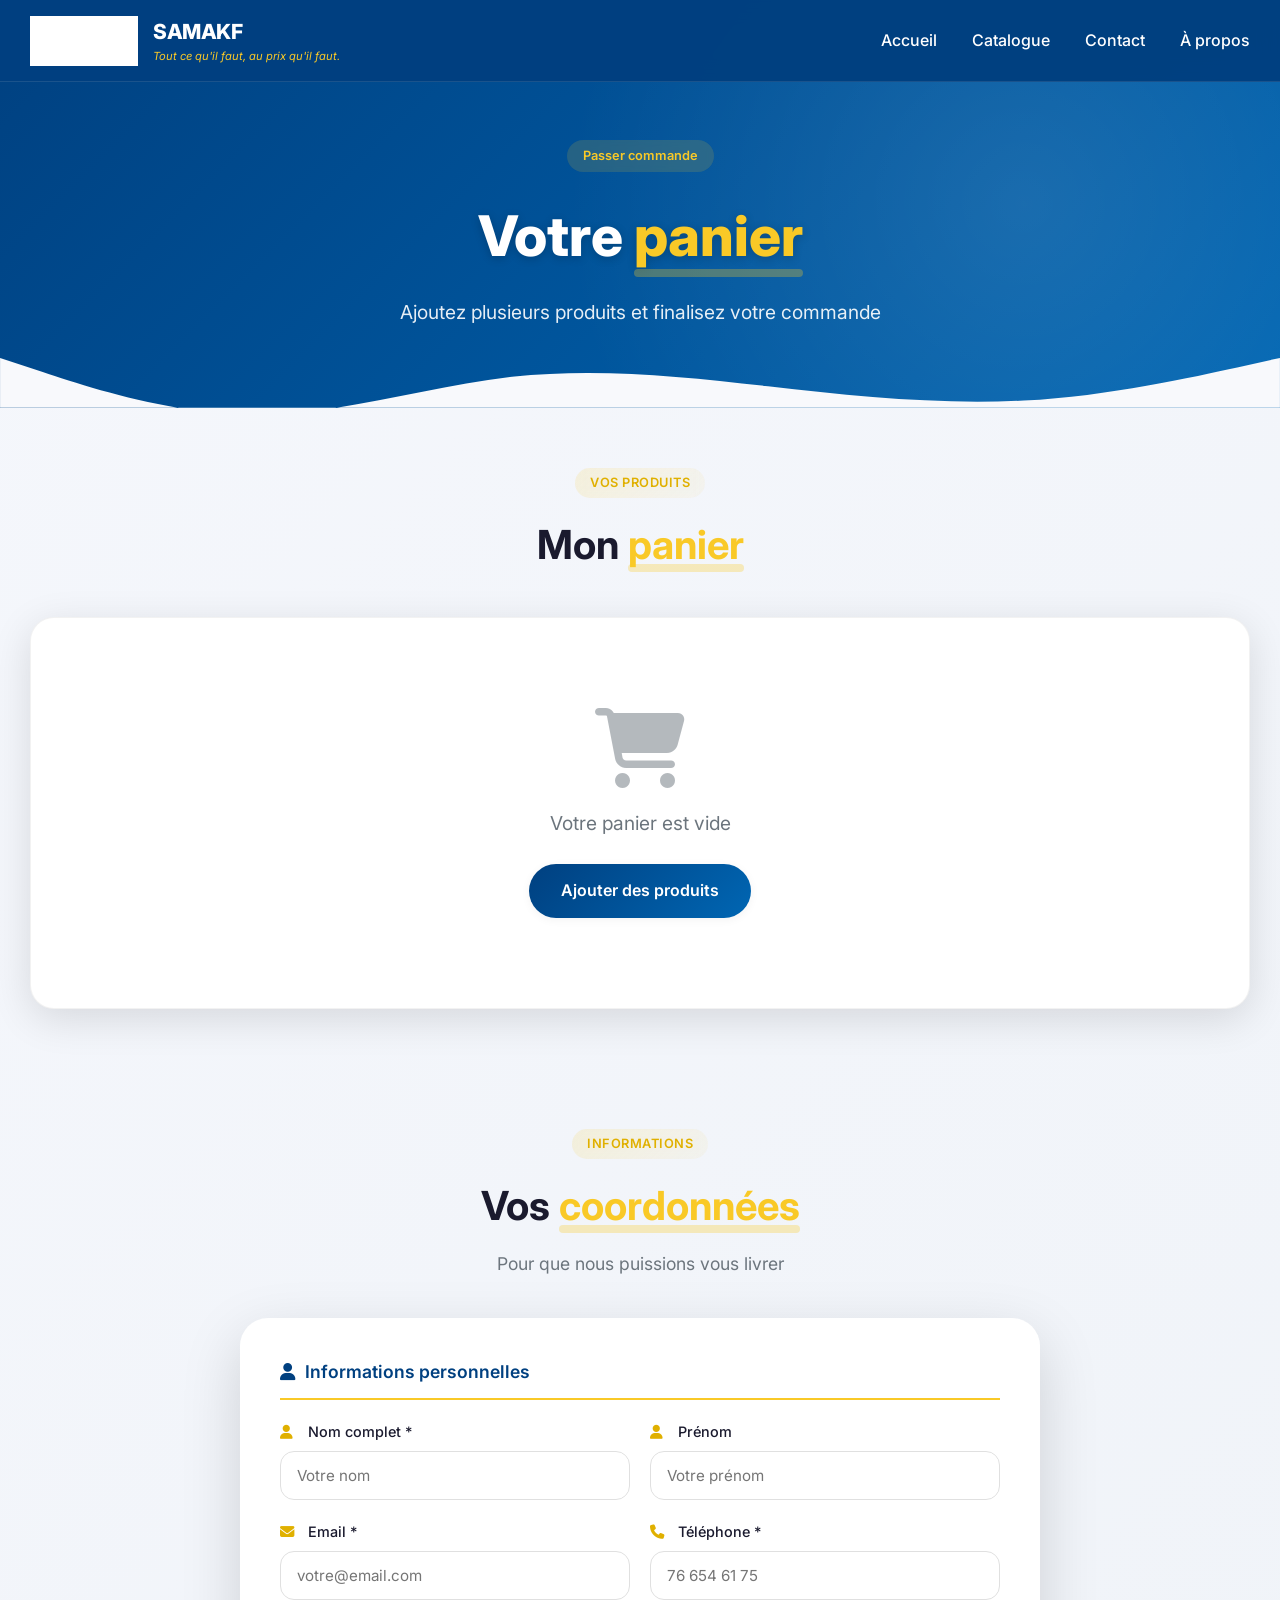
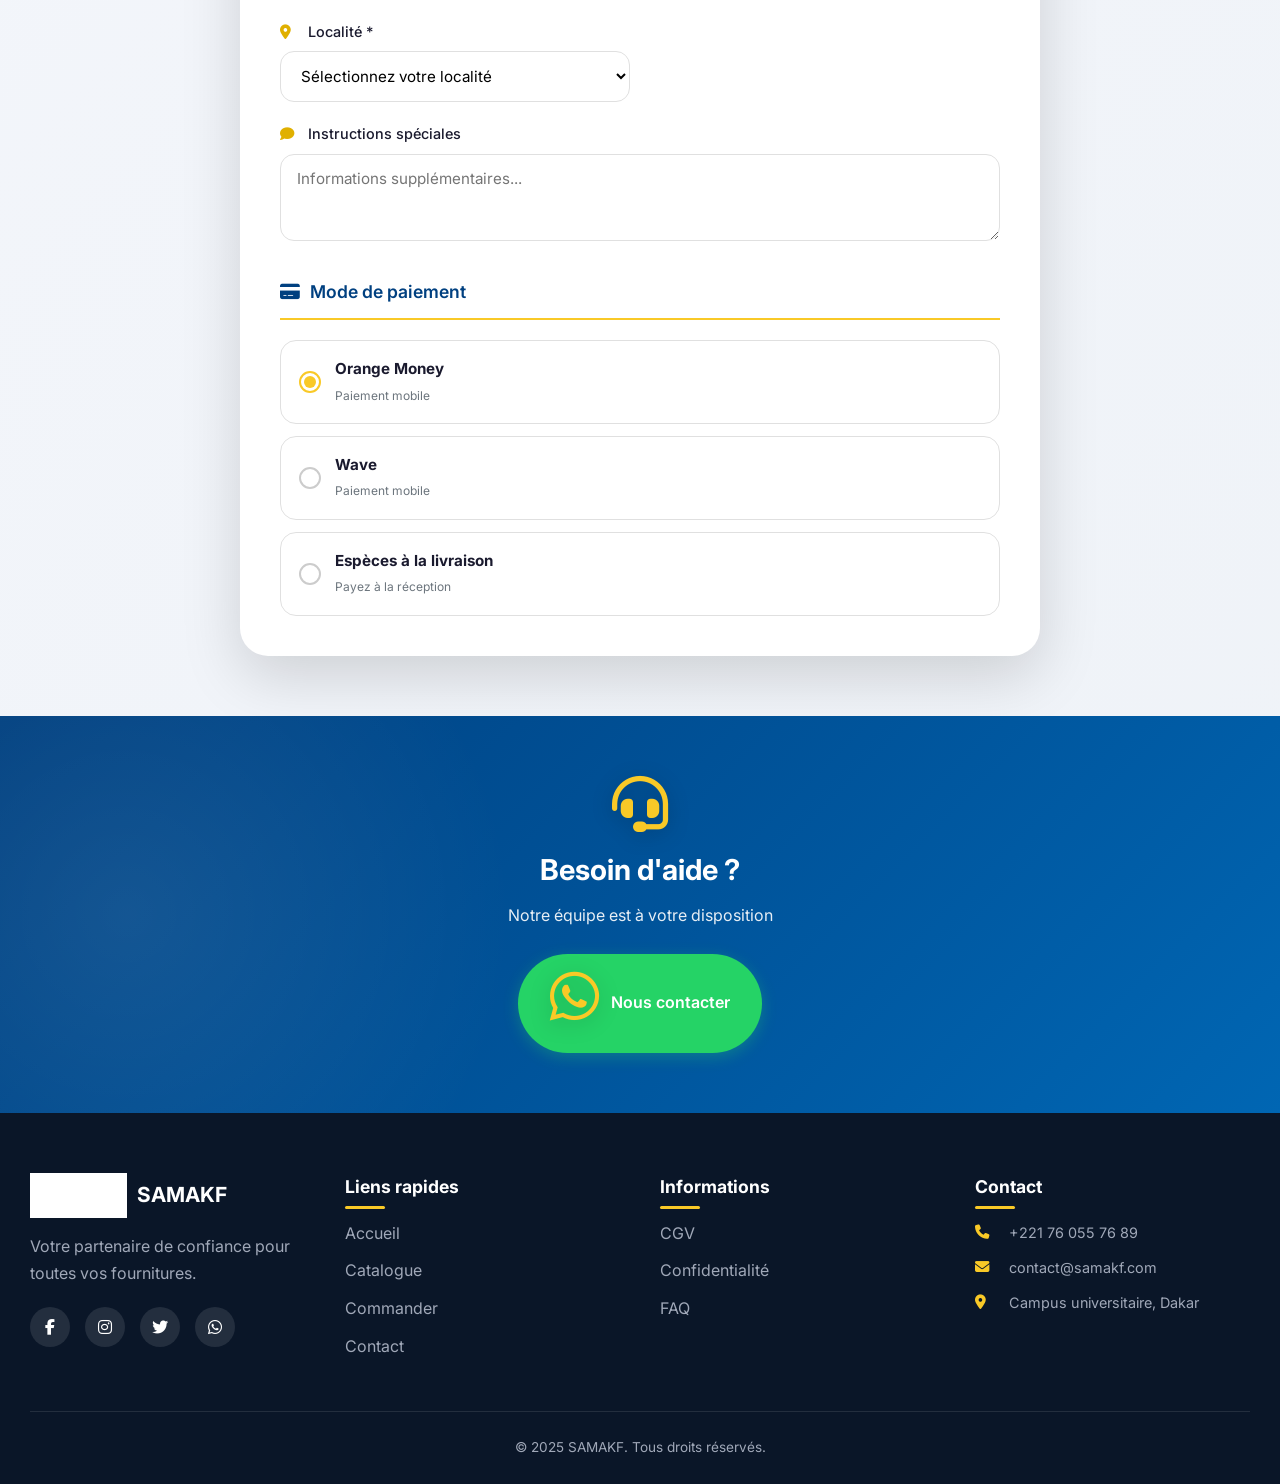
<file: commander.html>
<!DOCTYPE html>
<html lang="fr">
<head>
  <meta charset="UTF-8" />
  <meta name="viewport" content="width=device-width, initial-scale=1.0"/>
  <title>SAMAKF - Commander | Passez votre commande</title>
  <link rel="stylesheet" href="global.css" />
  <link rel="stylesheet" href="commander.css" />
  <link rel="stylesheet" href="https://cdnjs.cloudflare.com/ajax/libs/font-awesome/6.5.0/css/all.min.css">
  <link href="https://fonts.googleapis.com/css2?family=Inter:wght@300;400;500;600;700;800&display=swap" rel="stylesheet">
</head>
<body>

  <!-- Navigation -->
  <nav class="navbar" id="navbar">
    <div class="nav-container">
      <div class="logo">
        <a href="Accueil.html" class="logo-link">
          <img src="image/LOGO (2) - Copie_.png" alt="Logo SAMAKF">
        </a>
        <div class="logo-text">
          <span class="entreprise-nom">SAMAKF</span>
          <small class="slogan">Tout ce qu'il faut, au prix qu'il faut.</small>
        </div>
      </div>
      <div class="nav-toggle" id="navToggle">
        <i class="fas fa-bars"></i>
      </div>
      <ul class="nav-links" id="navLinks">
        <li><a href="Accueil.html">Accueil</a></li>
        <li><a href="catalogue.html">Catalogue</a></li>
        <li><a href="contact.html">Contact</a></li>
        <li><a href="Apropos.html">À propos</a></li>
      </ul>
    </div>
  </nav>

  <!-- Header -->
  <header class="commande-header">
    <div class="container">
      <div class="header-content">
        <span class="header-tag">Passer commande</span>
        <h1>Votre <span class="highlight">panier</span></h1>
        <p>Ajoutez plusieurs produits et finalisez votre commande</p>
      </div>
    </div>
    <div class="header-wave">
      <svg xmlns="http://www.w3.org/2000/svg" viewBox="0 0 1440 120">
        <path fill="#f8f9fc" fill-opacity="1" d="M0,64L48,80C96,96,192,128,288,128C384,128,480,96,576,85.3C672,75,768,85,864,96C960,107,1056,117,1152,112C1248,107,1344,85,1392,74.7L1440,64L1440,120L1392,120C1344,120,1248,120,1152,120C1056,120,960,120,864,120C768,120,672,120,576,120C480,120,384,120,288,120C192,120,96,120,48,120L0,120Z"></path>
      </svg>
    </div>
  </header>

  <!-- Section Panier -->
  <section class="panier-section">
    <div class="container">
      <div class="section-header">
        <span class="section-tag">Vos produits</span>
        <h2>Mon <span class="highlight">panier</span></h2>
      </div>
      <div class="panier-container">
        <div class="panier-vide" id="panierVide">
          <i class="fas fa-shopping-cart"></i>
          <p>Votre panier est vide</p>
          <a href="catalogue.html" class="btn-primary">Ajouter des produits</a>
        </div>
        <div id="panierRempli" style="display: none;">
          <div id="listeProduits"></div>
          <div class="panier-resume">
            <div class="resume-line">
              <span>Sous-total :</span>
              <span id="sousTotal">0 FCFA</span>
            </div>
            <div class="resume-line">
              <span>Livraison :</span>
              <span id="fraisLivraison">0 FCFA</span>
            </div>
            <div class="resume-line total">
              <span><strong>Total :</strong></span>
              <span><strong id="totalGeneral">0 FCFA</strong></span>
            </div>
          </div>
          <div style="display: flex; gap: 15px; margin-top: 20px; flex-wrap: wrap;">
            <!-- Dans la section panier, remplacez les boutons par : -->
<div class="panier-actions">
  <button class="btn-ajout" id="btnAjoutProduit">
    <i class="fas fa-plus-circle"></i> Ajouter un produit
  </button>
  <button class="btn-submit" id="btnValiderCommande">
    <i class="fab fa-whatsapp"></i> Commander via WhatsApp
  </button>
</div>
          </div>
        </div>
      </div>
    </div>
  </section>

  <!-- Formulaire client -->
  <section class="commande-section">
    <div class="container">
      <div class="section-header">
        <span class="section-tag">Informations</span>
        <h2>Vos <span class="highlight">coordonnées</span></h2>
        <p>Pour que nous puissions vous livrer</p>
      </div>
      <div class="form-container">
        <div class="alert-message" id="alertMessage" style="display: none;">
          <i class="fas fa-check-circle"></i>
          <span id="alertText"></span>
        </div>
        <form id="commandeForm" class="commande-form">
          <div class="form-section-title">
            <i class="fas fa-user"></i> Informations personnelles
          </div>
          <div class="form-row">
            <div class="form-group">
              <label><i class="fas fa-user"></i> Nom complet *</label>
              <input type="text" id="nom" placeholder="Votre nom" required>
            </div>
            <div class="form-group">
              <label><i class="fas fa-user"></i> Prénom</label>
              <input type="text" id="prenom" placeholder="Votre prénom">
            </div>
          </div>
          <div class="form-row">
            <div class="form-group">
              <label><i class="fas fa-envelope"></i> Email *</label>
              <input type="email" id="email" placeholder="votre@email.com" required>
            </div>
            <div class="form-group">
              <label><i class="fas fa-phone"></i> Téléphone *</label>
              <input type="tel" id="telephone" placeholder="76 654 61 75" required>
            </div>
          </div>
          <div class="form-row">
            <div class="form-group">
              <label><i class="fas fa-map-marker-alt"></i> Localité *</label>
              <select id="localite" required>
                <option value="">Sélectionnez votre localité</option>
                <option value="Campus social">Campus social</option>
                <option value="Campus pédagogique">Campus pédagogique</option>
                <option value="Résidence universitaire">Résidence universitaire</option>
                <option value="Autre">Autre (précisez ci-dessous)</option>
              </select>
            </div>
            <div class="form-group" id="autreLocaliteGroup" style="display: none;">
              <label><i class="fas fa-pen"></i> Précisez votre localité</label>
              <input type="text" id="autreLocalite" placeholder="Adresse précise">
            </div>
          </div>
          <div class="form-group">
            <label><i class="fas fa-comment"></i> Instructions spéciales</label>
            <textarea id="instructions" rows="3" placeholder="Informations supplémentaires..."></textarea>
          </div>
          <div class="form-section-title">
            <i class="fas fa-credit-card"></i> Mode de paiement
          </div>
          <div class="radio-group">
            <label class="radio-label">
              <input type="radio" name="paiement" value="Orange Money" checked>
              <span class="radio-custom"></span>
              <div class="radio-content">
                <strong>Orange Money</strong>
                <small>Paiement mobile</small>
              </div>
            </label>
            <label class="radio-label">
              <input type="radio" name="paiement" value="Wave">
              <span class="radio-custom"></span>
              <div class="radio-content">
                <strong>Wave</strong>
                <small>Paiement mobile</small>
              </div>
            </label>
            <label class="radio-label">
              <input type="radio" name="paiement" value="Espèces à la livraison">
              <span class="radio-custom"></span>
              <div class="radio-content">
                <strong>Espèces à la livraison</strong>
                <small>Payez à la réception</small>
              </div>
            </label>
          </div>
        </form>
      </div>
    </div>
  </section>

  <!-- Contact rapide -->
  <section class="contact-rapide">
    <div class="container">
      <div class="contact-rapide-content">
        <i class="fas fa-headset"></i>
        <h3>Besoin d'aide ?</h3>
        <p>Notre équipe est à votre disposition</p>
        <a href="https://wa.me/221770557689" target="_blank" class="btn-whatsapp">
          <i class="fab fa-whatsapp"></i> Nous contacter
        </a>
      </div>
    </div>
  </section>

  <!-- Footer -->
  <footer class="footer">
    <div class="container">
      <div class="footer-content">
        <div class="footer-about">
          <div class="footer-logo">
            <img src="image/LOGO (2) - Copie_.png" alt="SAMAKF">
            <span>SAMAKF</span>
          </div>
          <p>Votre partenaire de confiance pour toutes vos fournitures.</p>
          <div class="footer-socials">
            <a href="#"><i class="fab fa-facebook-f"></i></a>
            <a href="#"><i class="fab fa-instagram"></i></a>
            <a href="#"><i class="fab fa-twitter"></i></a>
            <a href="https://wa.me/221770557689" target="_blank"><i class="fab fa-whatsapp"></i></a>
          </div>
        </div>
        <div class="footer-links">
          <h4>Liens rapides</h4>
          <ul>
            <li><a href="Accueil.html">Accueil</a></li>
            <li><a href="catalogue.html">Catalogue</a></li>
            <li><a href="commander.html">Commander</a></li>
            <li><a href="contact.html">Contact</a></li>
          </ul>
        </div>
        <div class="footer-links">
          <h4>Informations</h4>
          <ul>
            <li><a href="#">CGV</a></li>
            <li><a href="#">Confidentialité</a></li>
            <li><a href="#">FAQ</a></li>
          </ul>
        </div>
        <div class="footer-contact">
          <h4>Contact</h4>
          <ul>
            <li><i class="fas fa-phone"></i> +221 76 055 76 89</li>
            <li><i class="fas fa-envelope"></i> contact@samakf.com</li>
            <li><i class="fas fa-map-marker-alt"></i> Campus universitaire, Dakar</li>
          </ul>
        </div>
      </div>
      <div class="footer-bottom">
        <p>&copy; 2025 SAMAKF. Tous droits réservés.</p>
      </div>
    </div>
  </footer>

  <button class="back-to-top" id="backToTop">
    <i class="fas fa-arrow-up"></i>
  </button>

  <script src="commander.js"></script>
</body>
</html>
</file>
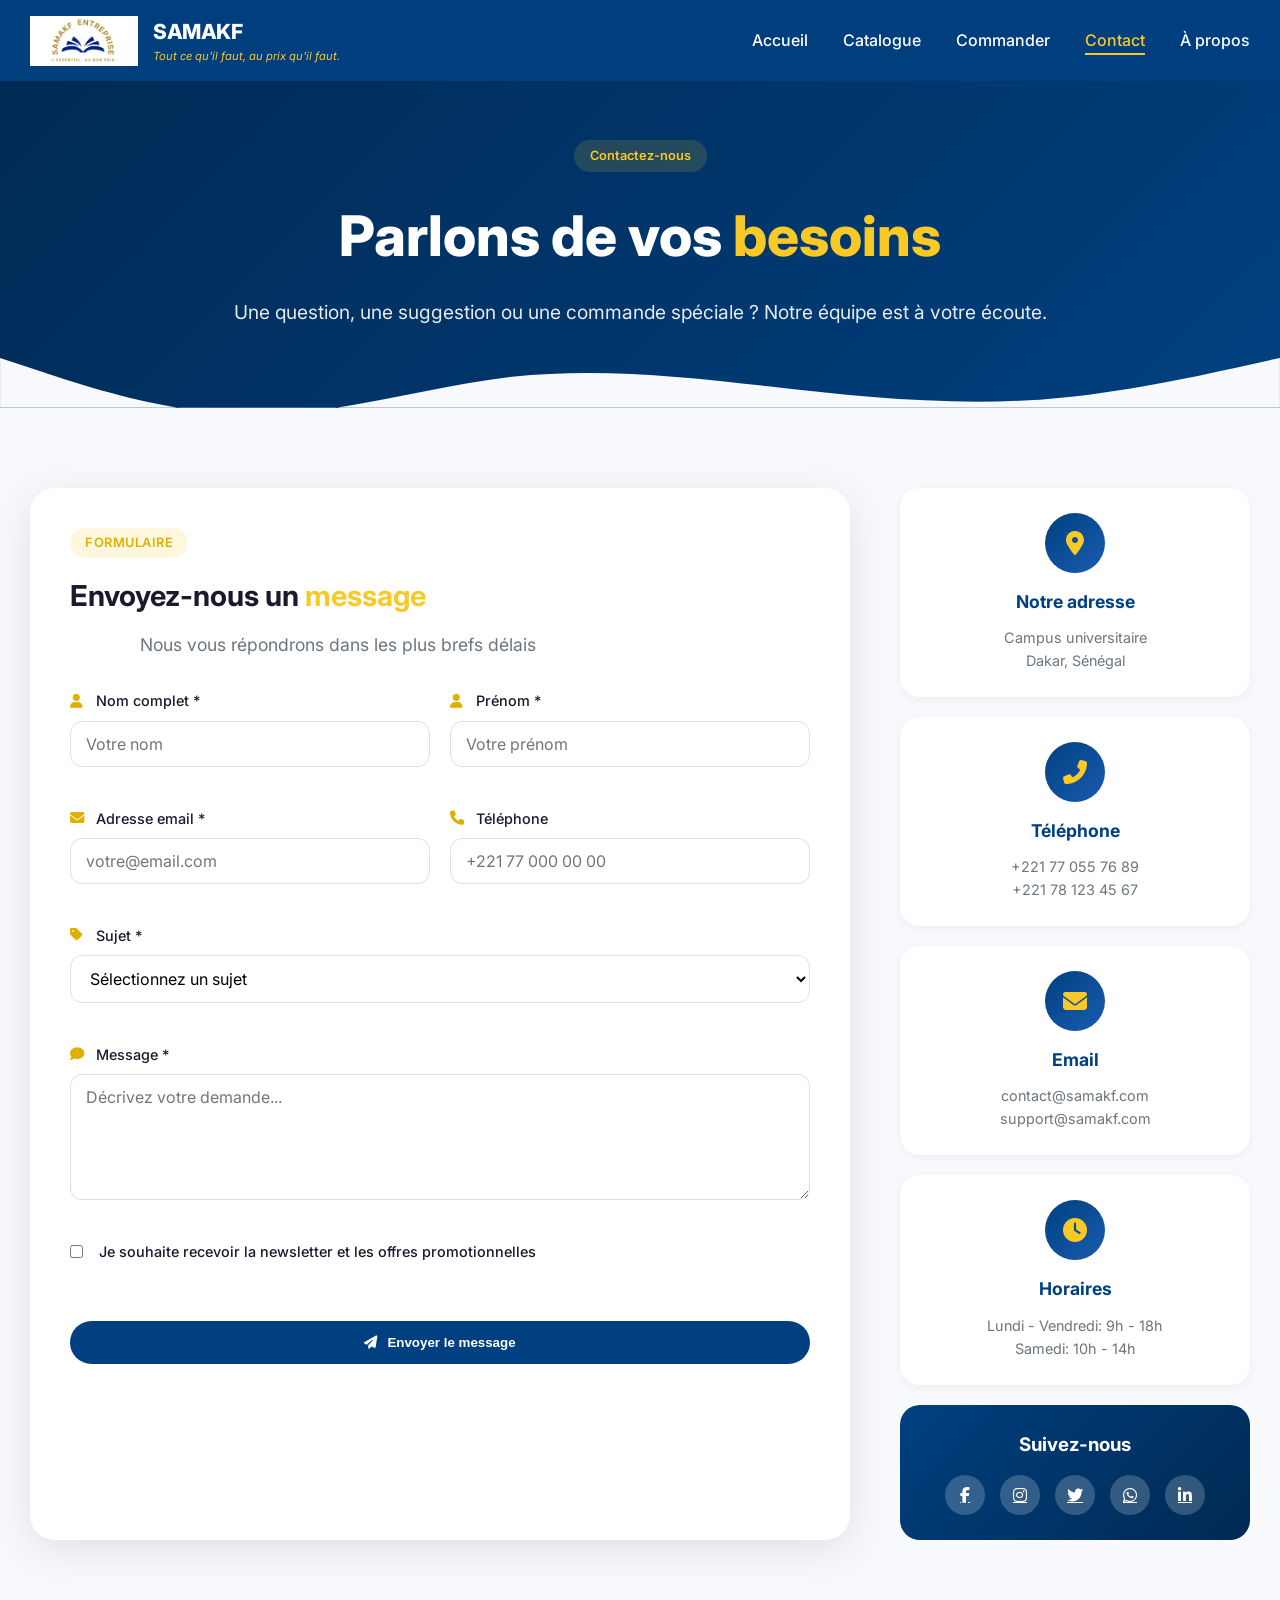
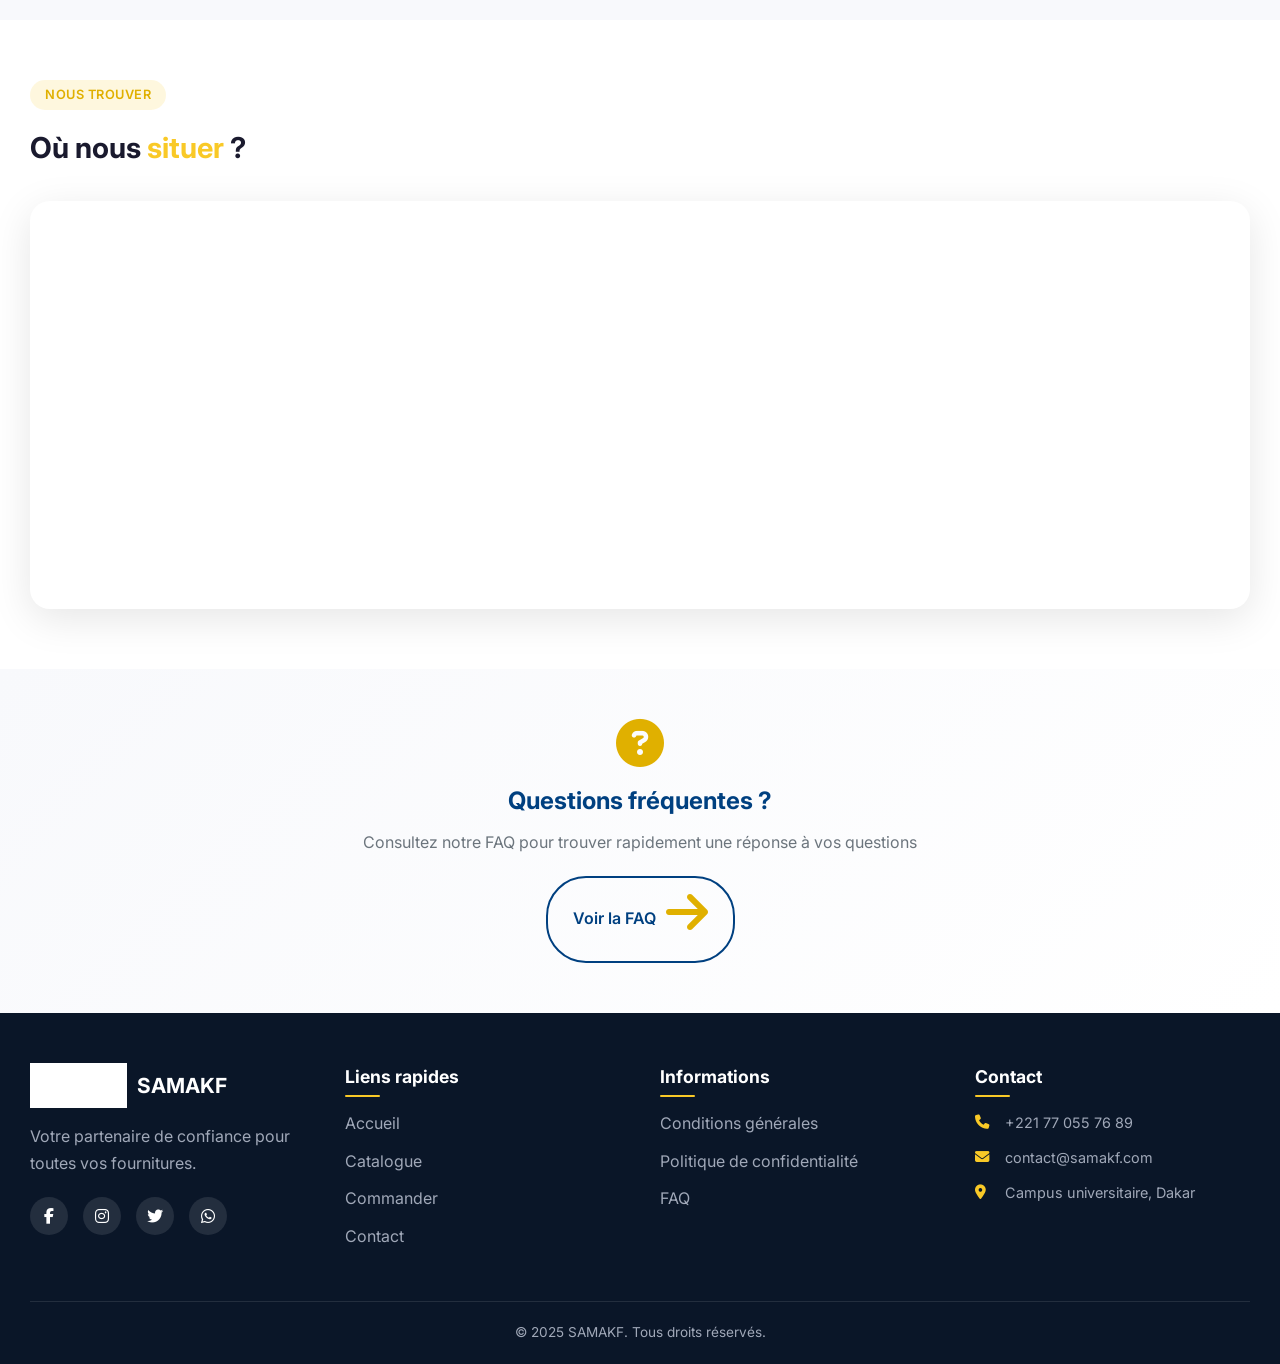
<file: contact.html>
<!DOCTYPE html>
<html lang="fr">
<head>
  <meta charset="UTF-8" />
  <meta name="viewport" content="width=device-width, initial-scale=1.0"/>
  <title>SAMAKF - Contact | Nous contacter</title>
  <link rel="stylesheet" href="global.css" />
  <link rel="stylesheet" href="contact.css" />
  <link rel="stylesheet" href="https://cdnjs.cloudflare.com/ajax/libs/font-awesome/6.5.0/css/all.min.css">
  <link href="https://fonts.googleapis.com/css2?family=Inter:wght@300;400;500;600;700;800&display=swap" rel="stylesheet">
</head>
<body>

  <!-- 🌐 Navigation -->
  <nav class="navbar" id="navbar">
    <div class="nav-container">
      <div class="logo">
        <a href="Accueil.html" class="logo-link">
          <img src="image/LOGO (2) - Copie_.png" alt="Logo SAMAKF">
        </a>
        <div class="logo-text">
          <span class="entreprise-nom">SAMAKF</span>
          <small class="slogan">Tout ce qu'il faut, au prix qu'il faut.</small>
        </div>
      </div>

      <div class="nav-toggle" id="navToggle">
        <i class="fas fa-bars"></i>
      </div>

      <ul class="nav-links" id="navLinks">
        <li><a href="Accueil.html">Accueil</a></li>
        <li><a href="catalogue.html">Catalogue</a></li>
        <li><a href="commander.html">Commander</a></li>
        <li><a href="contact.html" class="active">Contact</a></li>
        <li><a href="Apropos.html">À propos</a></li>
      </ul>
    </div>
  </nav>

  <!-- 🧭 Header -->
  <header class="contact-header">
    <div class="container">
      <div class="header-content">
        <span class="header-tag">Contactez-nous</span>
        <h1>Parlons de vos <span class="highlight">besoins</span></h1>
        <p>Une question, une suggestion ou une commande spéciale ? Notre équipe est à votre écoute.</p>
      </div>
    </div>
    <div class="header-wave">
      <svg xmlns="http://www.w3.org/2000/svg" viewBox="0 0 1440 120">
        <path fill="#f8f9fc" fill-opacity="1" d="M0,64L48,80C96,96,192,128,288,128C384,128,480,96,576,85.3C672,75,768,85,864,96C960,107,1056,117,1152,112C1248,107,1344,85,1392,74.7L1440,64L1440,120L1392,120C1344,120,1248,120,1152,120C1056,120,960,120,864,120C768,120,672,120,576,120C480,120,384,120,288,120C192,120,96,120,48,120L0,120Z"></path>
      </svg>
    </div>
  </header>

  <!-- 📬 Section Contact -->
  <section class="contact-section">
    <div class="container">
      <div class="contact-grid">
        <!-- Formulaire -->
        <div class="contact-form-container">
          <div class="section-header">
            <span class="section-tag">Formulaire</span>
            <h2>Envoyez-nous un <span class="highlight">message</span></h2>
            <p>Nous vous répondrons dans les plus brefs délais</p>
          </div>

          <div class="alert-message" id="alertMessage" style="display: none;">
            <i class="fas fa-check-circle"></i>
            <span id="alertText">Message envoyé avec succès !</span>
          </div>

          <form id="contactForm" class="contact-form">
            <div class="form-row">
              <div class="form-group">
                <label for="nom"><i class="fas fa-user"></i> Nom complet *</label>
                <input type="text" id="nom" name="nom" placeholder="Votre nom" required>
              </div>
              <div class="form-group">
                <label for="prenom"><i class="fas fa-user"></i> Prénom *</label>
                <input type="text" id="prenom" name="prenom" placeholder="Votre prénom" required>
              </div>
            </div>

            <div class="form-row">
              <div class="form-group">
                <label for="email"><i class="fas fa-envelope"></i> Adresse email *</label>
                <input type="email" id="email" name="email" placeholder="votre@email.com" required>
              </div>
              <div class="form-group">
                <label for="telephone"><i class="fas fa-phone"></i> Téléphone</label>
                <input type="tel" id="telephone" name="telephone" placeholder="+221 77 000 00 00">
              </div>
            </div>

            <div class="form-group">
              <label for="sujet"><i class="fas fa-tag"></i> Sujet *</label>
              <select id="sujet" name="sujet" required>
                <option value="">Sélectionnez un sujet</option>
                <option value="Information produit">Information produit</option>
                <option value="Commande">Question sur une commande</option>
                <option value="Livraison">Problème de livraison</option>
                <option value="Partenariat">Proposition de partenariat</option>
                <option value="Reclamation">Réclamation</option>
                <option value="Autre">Autre</option>
              </select>
            </div>

            <div class="form-group">
              <label for="message"><i class="fas fa-comment"></i> Message *</label>
              <textarea id="message" name="message" rows="5" placeholder="Décrivez votre demande..." required></textarea>
            </div>

            <div class="form-group">
              <label class="checkbox-label">
                <input type="checkbox" id="newsletter" name="newsletter">
                <span class="checkbox-custom"></span>
                Je souhaite recevoir la newsletter et les offres promotionnelles
              </label>
            </div>

            <button type="submit" class="btn-submit">
              <i class="fas fa-paper-plane"></i> Envoyer le message
            </button>
          </form>
        </div>

        <!-- Informations de contact -->
        <div class="contact-info-container">
          <div class="info-card">
            <div class="info-icon">
              <i class="fas fa-map-marker-alt"></i>
            </div>
            <h3>Notre adresse</h3>
            <p>Campus universitaire<br>Dakar, Sénégal</p>
          </div>

          <div class="info-card">
            <div class="info-icon">
              <i class="fas fa-phone-alt"></i>
            </div>
            <h3>Téléphone</h3>
            <p><a href="tel:+221770557689">+221 77 055 76 89</a></p>
            <p><a href="tel:+221781234567">+221 78 123 45 67</a></p>
          </div>

          <div class="info-card">
            <div class="info-icon">
              <i class="fas fa-envelope"></i>
            </div>
            <h3>Email</h3>
            <p><a href="mailto:contact@samakf.com">contact@samakf.com</a></p>
            <p><a href="mailto:support@samakf.com">support@samakf.com</a></p>
          </div>

          <div class="info-card">
            <div class="info-icon">
              <i class="fas fa-clock"></i>
            </div>
            <h3>Horaires</h3>
            <p>Lundi - Vendredi: 9h - 18h<br>Samedi: 10h - 14h</p>
          </div>

          <div class="social-card">
            <h3>Suivez-nous</h3>
            <div class="social-links">
              <a href="#" class="social-link facebook"><i class="fab fa-facebook-f"></i></a>
              <a href="#" class="social-link instagram"><i class="fab fa-instagram"></i></a>
              <a href="#" class="social-link twitter"><i class="fab fa-twitter"></i></a>
              <a href="https://wa.me/221770557689" target="_blank" class="social-link whatsapp"><i class="fab fa-whatsapp"></i></a>
              <a href="#" class="social-link linkedin"><i class="fab fa-linkedin-in"></i></a>
            </div>
          </div>
        </div>
      </div>
    </div>
  </section>

  <!-- 🗺️ Section Carte -->
  <section class="map-section">
    <div class="container">
      <div class="section-header">
        <span class="section-tag">Nous trouver</span>
        <h2>Où nous <span class="highlight">situer</span> ?</h2>
      </div>
      <div class="map-container">
        <iframe 
          src="https://www.google.com/maps/embed?pb=!1m18!1m12!1m3!1d3859.694437924187!2d-17.456504!3d14.6937!2m3!1f0!2f0!3f0!3m2!1i1024!2i768!4f13.1!3m3!1m2!1s0x0%3A0x0!2zMTTCsDQxJzM3LjMiTiAxN8KwMjcnMjMuNCJX!5e0!3m2!1sfr!2ssn!4v1641234567890!5m2!1sfr!2ssn" 
          allowfullscreen="" 
          loading="lazy" 
          referrerpolicy="no-referrer-when-downgrade">
        </iframe>
      </div>
    </div>
  </section>

  <!-- 📞 Section FAQ rapide -->
  <section class="faq-section">
    <div class="container">
      <div class="faq-content">
        <i class="fas fa-question-circle"></i>
        <h3>Questions fréquentes ?</h3>
        <p>Consultez notre FAQ pour trouver rapidement une réponse à vos questions</p>
        <a href="#" class="btn-faq">Voir la FAQ <i class="fas fa-arrow-right"></i></a>
      </div>
    </div>
  </section>

  <!-- ⚙️ Footer -->
  <footer class="footer">
    <div class="container">
      <div class="footer-content">
        <div class="footer-about">
          <div class="footer-logo">
            <img src="image/LOGO (2) - Copie_.png" alt="SAMAKF">
            <span>SAMAKF</span>
          </div>
          <p>Votre partenaire de confiance pour toutes vos fournitures.</p>
          <div class="footer-socials">
            <a href="#"><i class="fab fa-facebook-f"></i></a>
            <a href="#"><i class="fab fa-instagram"></i></a>
            <a href="#"><i class="fab fa-twitter"></i></a>
            <a href="https://wa.me/221770557689" target="_blank"><i class="fab fa-whatsapp"></i></a>
          </div>
        </div>
        <div class="footer-links">
          <h4>Liens rapides</h4>
          <ul>
            <li><a href="Accueil.html">Accueil</a></li>
            <li><a href="catalogue.html">Catalogue</a></li>
            <li><a href="commander.html">Commander</a></li>
            <li><a href="contact.html">Contact</a></li>
          </ul>
        </div>
        <div class="footer-links">
          <h4>Informations</h4>
          <ul>
            <li><a href="#">Conditions générales</a></li>
            <li><a href="#">Politique de confidentialité</a></li>
            <li><a href="#">FAQ</a></li>
          </ul>
        </div>
        <div class="footer-contact">
          <h4>Contact</h4>
          <ul>
            <li><i class="fas fa-phone"></i> +221 77 055 76 89</li>
            <li><i class="fas fa-envelope"></i> contact@samakf.com</li>
            <li><i class="fas fa-map-marker-alt"></i> Campus universitaire, Dakar</li>
          </ul>
        </div>
      </div>
      <div class="footer-bottom">
        <p>&copy; 2025 SAMAKF. Tous droits réservés.</p>
      </div>
    </div>
  </footer>

  <!-- Back to top -->
  <button class="back-to-top" id="backToTop">
    <i class="fas fa-arrow-up"></i>
  </button>

  <script src="contact.js"></script>
</body>
</html>
</file>
<file: Accueil.css>
/* ========== RESET & VARIABLES ========== */
* {
  margin: 0;
  padding: 0;
  box-sizing: border-box;
}

:root {
  --primary: #004080;
  --primary-dark: #002952;
  --primary-light: #1a5cb0;
  --secondary: #f9c927;
  --secondary-dark: #e0b000;
  --text-dark: #1a1a2e;
  --text-light: #6c757d;
  --bg-light: #f8f9fc;
  --white: #ffffff;
  --shadow-sm: 0 2px 10px rgba(0,0,0,0.05);
  --shadow-md: 0 5px 25px rgba(0,0,0,0.08);
  --shadow-lg: 0 10px 40px rgba(0,0,0,0.1);
  --transition: all 0.3s cubic-bezier(0.4, 0, 0.2, 1);
}

body {
  font-family: 'Inter', 'Segoe UI', sans-serif;
  line-height: 1.6;
  color: var(--text-dark);
  background-color: var(--white);
  overflow-x: hidden;
}

.container {
  max-width: 1280px;
  margin: 0 auto;
  padding: 0 30px;
}

.section {
  padding: 80px 0;
}

/* ========== NAVIGATION MODERNE ========== */
.navbar {
  position: fixed;
  top: 0;
  width: 100%;
  z-index: 1000;
  background: rgba(0, 64, 128, 0.95);
  backdrop-filter: blur(10px);
  transition: var(--transition);
  padding: 15px 0;
}

.navbar.scrolled {
  padding: 10px 0;
  background: rgba(0, 64, 128, 0.98);
  box-shadow: var(--shadow-lg);
}

.nav-container {
  max-width: 1280px;
  margin: 0 auto;
  padding: 0 30px;
  display: flex;
  justify-content: space-between;
  align-items: center;
}

.logo {
  display: flex;
  align-items: center;
  gap: 15px;
}

.logo-link {
  display: flex;
  align-items: center;
}

.logo img {
  height: 50px;
  width: auto;
  transition: var(--transition);
}

.navbar.scrolled .logo img {
  height: 45px;
}

.logo-text {
  display: flex;
  flex-direction: column;
}

.entreprise-nom {
  font-weight: 800;
  font-size: 1.3rem;
  color: var(--white);
  letter-spacing: -0.5px;
}

.slogan {
  font-size: 0.7rem;
  color: var(--secondary);
  font-style: italic;
}

.nav-links {
  display: flex;
  gap: 35px;
  list-style: none;
  align-items: center;
}

.nav-links a {
  color: var(--white);
  text-decoration: none;
  font-weight: 500;
  transition: var(--transition);
  position: relative;
  padding: 5px 0;
}

.nav-links a::after {
  content: '';
  position: absolute;
  bottom: 0;
  left: 0;
  width: 0;
  height: 2px;
  background: var(--secondary);
  transition: var(--transition);
}

.nav-links a:hover::after,
.nav-links a.active::after {
  width: 100%;
}

.nav-links a:hover,
.nav-links a.active {
  color: var(--secondary);
}

.nav-cta {
  background: var(--secondary);
  color: var(--primary) !important;
  padding: 10px 22px !important;
  border-radius: 30px;
  transition: var(--transition);
}

.nav-cta:hover {
  background: var(--secondary-dark);
  transform: translateY(-2px);
}

.nav-cta::after {
  display: none;
}

.nav-toggle {
  display: none;
  font-size: 1.5rem;
  color: var(--white);
  cursor: pointer;
}

/* ========== HERO SECTION ========== */
.hero {
  position: relative;
  height: 100vh;
  min-height: 600px;
  overflow: hidden;
}

.background-video {
  position: absolute;
  top: 0;
  left: 0;
  width: 100%;
  height: 100%;
  object-fit: cover;
}

.hero-overlay {
  position: absolute;
  top: 0;
  left: 0;
  width: 100%;
  height: 100%;
  background: linear-gradient(135deg, rgba(0,0,0,0.7) 0%, rgba(0,64,128,0.5) 100%);
  z-index: 1;
}

.hero-content {
  position: relative;
  z-index: 2;
  height: 100%;
  display: flex;
  align-items: center;
  justify-content: center;
  text-align: center;
}

.hero-text {
  max-width: 800px;
  padding: 0 20px;
}

.hero h1 {
  font-size: 4rem;
  font-weight: 800;
  color: var(--white);
  margin-bottom: 20px;
  animation: fadeInUp 1s ease;
}

.hero-subtitle {
  font-size: 1.3rem;
  color: rgba(255,255,255,0.9);
  margin-bottom: 30px;
  animation: fadeInUp 1s ease 0.2s both;
}

.hero-buttons {
  display: flex;
  gap: 20px;
  justify-content: center;
  flex-wrap: wrap;
  animation: fadeInUp 1s ease 0.4s both;
}

.btn {
  display: inline-flex;
  align-items: center;
  gap: 10px;
  padding: 14px 32px;
  font-size: 1rem;
  font-weight: 600;
  border-radius: 50px;
  text-decoration: none;
  transition: var(--transition);
  cursor: pointer;
  border: none;
}

.btn-primary {
  background: var(--secondary);
  color: var(--primary);
}

.btn-primary:hover {
  background: var(--secondary-dark);
  transform: translateY(-3px);
  box-shadow: 0 10px 25px rgba(249, 201, 39, 0.3);
}

.btn-secondary {
  background: transparent;
  color: var(--white);
  border: 2px solid var(--white);
}

.btn-secondary:hover {
  background: var(--white);
  color: var(--primary);
  transform: translateY(-3px);
}

.scroll-indicator {
  position: absolute;
  bottom: 30px;
  left: 50%;
  transform: translateX(-50%);
  z-index: 2;
  text-align: center;
  color: var(--white);
  animation: bounce 2s infinite;
}

.scroll-indicator span {
  display: block;
  font-size: 0.8rem;
  margin-bottom: 8px;
}

.scroll-indicator i {
  font-size: 1.2rem;
}

/* ========== SECTION HEADER ========== */
.section-header {
  text-align: center;
  margin-bottom: 50px;
}

.section-tag {
  display: inline-block;
  background: rgba(249, 201, 39, 0.15);
  color: var(--secondary-dark);
  padding: 5px 15px;
  border-radius: 30px;
  font-size: 0.8rem;
  font-weight: 600;
  margin-bottom: 15px;
}

.section-header h2 {
  font-size: 2.5rem;
  font-weight: 700;
  margin-bottom: 15px;
  color: var(--text-dark);
}

.highlight {
  color: var(--secondary-dark);
  position: relative;
}

.section-header p {
  color: var(--text-light);
  font-size: 1.1rem;
}

/* ========== AVANTAGES SECTION ========== */
.avantage-container {
  display: flex;
  justify-content: center;
  gap: 35px;
  flex-wrap: wrap;
}

.avantage-bloc {
  flex: 1;
  min-width: 280px;
  max-width: 350px;
  background: var(--white);
  border-radius: 20px;
  padding: 35px 25px;
  text-align: center;
  transition: var(--transition);
  box-shadow: var(--shadow-sm);
  border: 1px solid rgba(0,0,0,0.05);
}

.avantage-bloc:hover {
  transform: translateY(-10px);
  box-shadow: var(--shadow-lg);
}

.avantage-icon {
  width: 80px;
  height: 80px;
  background: linear-gradient(135deg, var(--primary), var(--primary-light));
  border-radius: 50%;
  display: flex;
  align-items: center;
  justify-content: center;
  margin: 0 auto 25px;
}

.avantage-icon i {
  font-size: 2rem;
  color: var(--secondary);
}

.avantage-bloc h3 {
  font-size: 1.3rem;
  margin-bottom: 12px;
  color: var(--primary);
}

.avantage-bloc p {
  color: var(--text-light);
  margin-bottom: 20px;
}

.avantage-stats {
  font-size: 0.9rem;
  color: var(--primary);
  font-weight: 600;
}

.stat-number {
  font-size: 1.5rem;
  font-weight: 800;
  color: var(--secondary-dark);
}

/* ========== APROPOS SECTION ========== */
.apropos {
  background: linear-gradient(135deg, var(--bg-light) 0%, var(--white) 100%);
}

.apropos-container {
  display: flex;
  align-items: center;
  gap: 50px;
  flex-wrap: wrap;
}

.apropos-image {
  flex: 1;
  position: relative;
  min-width: 300px;
}

.apropos-image img {
  width: 100%;
  border-radius: 30px;
  box-shadow: var(--shadow-lg);
  transition: var(--transition);
}

.apropos-image img:hover {
  transform: scale(1.02);
}

.image-badge {
  position: absolute;
  bottom: 20px;
  right: 20px;
  background: var(--primary);
  color: var(--white);
  padding: 8px 16px;
  border-radius: 30px;
  font-size: 0.8rem;
  font-weight: 500;
}

.image-badge i {
  color: var(--secondary);
  margin-right: 5px;
}

.apropos-texte {
  flex: 1;
}

.apropos-texte h3 {
  font-size: 1.6rem;
  margin-bottom: 20px;
  color: var(--text-dark);
}

.apropos-texte p {
  color: var(--text-light);
  margin-bottom: 20px;
  line-height: 1.7;
}

.stats {
  display: flex;
  flex-wrap: wrap;
  gap: 25px;
  margin: 30px 0;
}

.stat {
  display: flex;
  align-items: center;
  gap: 12px;
  background: var(--white);
  padding: 12px 20px;
  border-radius: 15px;
  box-shadow: var(--shadow-sm);
  border: 1px solid rgba(0,0,0,0.05);
}

.stat i {
  font-size: 1.5rem;
  color: var(--secondary);
}

.stat div {
  display: flex;
  flex-direction: column;
}

.stat .stat-number {
  font-size: 1.2rem;
  font-weight: 700;
}

.btn-en-savoir-plus {
  display: inline-flex;
  align-items: center;
  gap: 10px;
  padding: 12px 28px;
  background: var(--primary);
  color: var(--white);
  border-radius: 40px;
  text-decoration: none;
  font-weight: 600;
  transition: var(--transition);
}

.btn-en-savoir-plus:hover {
  background: var(--primary-dark);
  gap: 15px;
}

/* ========== COMMENTAIRES SECTION ========== */
.commentaires {
  background: var(--bg-light);
}

.commentaires-container {
  display: grid;
  grid-template-columns: repeat(auto-fit, minmax(280px, 1fr));
  gap: 30px;
}

.commentaire {
  background: var(--white);
  padding: 25px;
  border-radius: 20px;
  box-shadow: var(--shadow-sm);
  transition: var(--transition);
  border: 1px solid rgba(0,0,0,0.05);
}

.commentaire:hover {
  transform: translateY(-5px);
  box-shadow: var(--shadow-md);
}

.commentaire-header {
  display: flex;
  align-items: center;
  justify-content: space-between;
  margin-bottom: 15px;
}

.commentaire-header img {
  width: 60px;
  height: 60px;
  border-radius: 50%;
  object-fit: cover;
  border: 3px solid var(--secondary);
}

.rating {
  color: var(--secondary);
  font-size: 0.8rem;
}

.commentaire h4 {
  margin-bottom: 12px;
  color: var(--primary);
}

.commentaire p {
  color: var(--text-light);
  line-height: 1.6;
  margin-bottom: 15px;
  font-style: italic;
}

.commentaire-footer {
  font-size: 0.75rem;
  color: #28a745;
}

.commentaire-footer i {
  margin-right: 5px;
}

/* ========== NEWSLETTER SECTION ========== */
.newsletter {
  background: linear-gradient(135deg, var(--primary), var(--primary-dark));
  padding: 60px 0;
}

.newsletter-content {
  text-align: center;
  color: var(--white);
}

.newsletter-icon {
  font-size: 3rem;
  color: var(--secondary);
  margin-bottom: 20px;
}

.newsletter-content h3 {
  font-size: 1.8rem;
  margin-bottom: 10px;
}

.newsletter-content p {
  opacity: 0.9;
  margin-bottom: 25px;
}

.newsletter-form {
  display: flex;
  justify-content: center;
  gap: 15px;
  flex-wrap: wrap;
  max-width: 500px;
  margin: 0 auto;
}

.newsletter-form input {
  flex: 1;
  padding: 14px 20px;
  border: none;
  border-radius: 50px;
  font-size: 1rem;
  outline: none;
}

.newsletter-form button {
  padding: 14px 28px;
  background: var(--secondary);
  border: none;
  border-radius: 50px;
  font-weight: 600;
  color: var(--primary);
  cursor: pointer;
  transition: var(--transition);
  display: flex;
  align-items: center;
  gap: 8px;
}

.newsletter-form button:hover {
  background: var(--secondary-dark);
  transform: translateY(-2px);
}

/* ========== FOOTER MODERNE ========== */
.footer {
  background: #0a1628;
  color: var(--white);
  padding: 50px 0 20px;
}

.footer-content {
  display: grid;
  grid-template-columns: repeat(auto-fit, minmax(250px, 1fr));
  gap: 40px;
  margin-bottom: 40px;
}

.footer-logo {
  display: flex;
  align-items: center;
  gap: 10px;
  margin-bottom: 15px;
}

.footer-logo img {
  height: 45px;
  width: auto;
}

.footer-logo span {
  font-size: 1.3rem;
  font-weight: 700;
}

.footer-about p {
  color: #a0a8b8;
  line-height: 1.6;
  margin-bottom: 20px;
}

.footer-socials {
  display: flex;
  gap: 15px;
}

.footer-socials a {
  width: 38px;
  height: 38px;
  background: rgba(255,255,255,0.1);
  border-radius: 50%;
  display: flex;
  align-items: center;
  justify-content: center;
  color: var(--white);
  transition: var(--transition);
}

.footer-socials a:hover {
  background: var(--secondary);
  color: var(--primary);
  transform: translateY(-3px);
}

.footer-links h4,
.footer-contact h4 {
  margin-bottom: 20px;
  font-size: 1.1rem;
}

.footer-links ul,
.footer-contact ul {
  list-style: none;
}

.footer-links li,
.footer-contact li {
  margin-bottom: 12px;
}

.footer-links a {
  color: #a0a8b8;
  text-decoration: none;
  transition: var(--transition);
}

.footer-links a:hover {
  color: var(--secondary);
  padding-left: 5px;
}

.footer-contact li {
  display: flex;
  align-items: center;
  gap: 10px;
  color: #a0a8b8;
}

.footer-contact i {
  width: 20px;
  color: var(--secondary);
}

.footer-bottom {
  text-align: center;
  padding-top: 20px;
  border-top: 1px solid rgba(255,255,255,0.1);
  color: #a0a8b8;
  font-size: 0.85rem;
}

.footer-bottom i {
  color: #e74c3c;
}

/* ========== BACK TO TOP ========== */
.back-to-top {
  position: fixed;
  bottom: 30px;
  right: 30px;
  width: 45px;
  height: 45px;
  background: var(--secondary);
  border: none;
  border-radius: 50%;
  color: var(--primary);
  cursor: pointer;
  display: none;
  align-items: center;
  justify-content: center;
  transition: var(--transition);
  z-index: 999;
}

.back-to-top.show {
  display: flex;
}

.back-to-top:hover {
  background: var(--secondary-dark);
  transform: translateY(-3px);
}

/* ========== ANIMATIONS ========== */
@keyframes fadeInUp {
  from {
    opacity: 0;
    transform: translateY(30px);
  }
  to {
    opacity: 1;
    transform: translateY(0);
  }
}

@keyframes bounce {
  0%, 100% {
    transform: translateX(-50%) translateY(0);
  }
  50% {
    transform: translateX(-50%) translateY(10px);
  }
}

.reveal {
  opacity: 0;
  transform: translateY(40px);
  transition: all 0.8s ease-out;
}

.reveal.active {
  opacity: 1;
  transform: translateY(0);
}

/* ========== RESPONSIVE ========== */
@media (max-width: 768px) {
  .container {
    padding: 0 20px;
  }
  
  .section {
    padding: 60px 0;
  }
  
  .nav-toggle {
    display: block;
  }
  
  .nav-links {
    position: fixed;
    top: 70px;
    left: -100%;
    width: 100%;
    height: calc(100vh - 70px);
    background: var(--primary);
    flex-direction: column;
    padding: 40px;
    transition: var(--transition);
  }
  
  .nav-links.active {
    left: 0;
  }
  
  .hero h1 {
    font-size: 2.5rem;
  }
  
  .hero-subtitle {
    font-size: 1rem;
  }
  
  .hero-buttons {
    flex-direction: column;
    align-items: center;
  }
  
  .btn {
    padding: 12px 24px;
  }
  
  .section-header h2 {
    font-size: 1.8rem;
  }
  
  .apropos-container {
    flex-direction: column;
  }
  
  .stats {
    justify-content: center;
  }
  
  .newsletter-form {
    flex-direction: column;
    padding: 0 20px;
  }
  
  .footer-content {
    grid-template-columns: 1fr;
    text-align: center;
  }
  
  .footer-socials {
    justify-content: center;
  }
  
  .footer-contact li {
    justify-content: center;
  }
  
  .back-to-top {
    bottom: 20px;
    right: 20px;
  }
}
</file>
<file: global.css>
/* ========== RESET & VARIABLES MODERNES ========== */
* {
  margin: 0;
  padding: 0;
  box-sizing: border-box;
  -webkit-tap-highlight-color: transparent;
}

:root {
  /* Couleurs principales */
  --primary: #004080;
  --primary-dark: #002952;
  --primary-light: #1a5cb0;
  --secondary: #f9c927;
  --secondary-dark: #e0b000;
  --text-dark: #1a1a2e;
  --text-light: #6c757d;
  --text-muted: #8a9bb0;
  --bg-light: #f8f9fc;
  --bg-white: #ffffff;
  --success: #28a745;
  --error: #dc3545;
  --warning: #ffc107;
  --info: #17a2b8;
  
  /* Ombres */
  --shadow-sm: 0 2px 8px rgba(0,0,0,0.04);
  --shadow-md: 0 4px 20px rgba(0,0,0,0.06);
  --shadow-lg: 0 8px 30px rgba(0,0,0,0.08);
  --shadow-xl: 0 20px 40px rgba(0,0,0,0.1);
  --shadow-hover: 0 15px 35px rgba(0,0,0,0.12);
  
  /* Dégradés */
  --gradient-primary: linear-gradient(135deg, #004080 0%, #0066b3 100%);
  --gradient-secondary: linear-gradient(135deg, #f9c927 0%, #f5b800 100%);
  --gradient-dark: linear-gradient(135deg, #001f3f 0%, #003366 100%);
  --gradient-light: linear-gradient(135deg, #f8f9fc 0%, #ffffff 100%);
  
  /* Transitions */
  --transition-fast: all 0.2s ease;
  --transition-base: all 0.3s ease;
  --transition-slow: all 0.5s ease;
  
  /* Espacements */
  --spacing-xs: 0.5rem;
  --spacing-sm: 1rem;
  --spacing-md: 1.5rem;
  --spacing-lg: 2rem;
  --spacing-xl: 3rem;
  --spacing-xxl: 5rem;
  
  /* Border radius */
  --radius-sm: 8px;
  --radius-md: 12px;
  --radius-lg: 16px;
  --radius-xl: 24px;
  --radius-xxl: 32px;
  --radius-round: 50%;
  --radius-pill: 9999px;
  
  /* Breakpoints */
  --mobile: 375px;
  --tablet: 768px;
  --desktop: 1024px;
  --wide: 1280px;
  --ultra-wide: 1536px;
}

/* ========== TYPOGRAPHIE RESPONSIVE ========== */
html {
  font-size: 16px;
  scroll-behavior: smooth;
}

@media (max-width: 768px) {
  html {
    font-size: 14px;
  }
}

@media (max-width: 480px) {
  html {
    font-size: 13px;
  }
}

body {
  font-family: 'Inter', 'Segoe UI', -apple-system, BlinkMacSystemFont, sans-serif;
  line-height: 1.6;
  color: var(--text-dark);
  background: var(--bg-light);
  overflow-x: hidden;
}

/* ========== CONTAINER RESPONSIVE ========== */
.container {
  width: 100%;
  max-width: 1280px;
  margin: 0 auto;
  padding: 0 20px;
}

@media (max-width: 768px) {
  .container {
    padding: 0 16px;
  }
}

@media (max-width: 480px) {
  .container {
    padding: 0 12px;
  }
}

/* ========== SECTIONS ========== */
.section {
  padding: clamp(3rem, 8vw, 5rem) 0;
}

.section-header {
  text-align: center;
  margin-bottom: clamp(2rem, 5vw, 3rem);
}

.section-tag {
  display: inline-block;
  background: rgba(249, 201, 39, 0.15);
  color: var(--secondary-dark);
  padding: 0.4rem 1.2rem;
  border-radius: var(--radius-pill);
  font-size: 0.75rem;
  font-weight: 600;
  letter-spacing: 0.5px;
  margin-bottom: 1rem;
  text-transform: uppercase;
}

.section-header h2 {
  font-size: clamp(1.6rem, 5vw, 2.5rem);
  font-weight: 700;
  color: var(--text-dark);
  margin-bottom: 0.75rem;
}

.section-header p {
  color: var(--text-light);
  font-size: clamp(0.9rem, 3vw, 1.1rem);
  max-width: 600px;
  margin: 0 auto;
}

.highlight {
  color: var(--secondary-dark);
  position: relative;
}

/* ========== NAVIGATION RESPONSIVE ========== */
.navbar {
  position: fixed;
  top: 0;
  width: 100%;
  z-index: 1000;
  background: rgba(0, 64, 128, 0.98);
  backdrop-filter: blur(10px);
  transition: var(--transition-base);
  padding: 1rem 0;
}

.navbar.scrolled {
  padding: 0.6rem 0;
  background: rgba(0, 64, 128, 1);
  box-shadow: var(--shadow-lg);
}

.nav-container {
  max-width: 1280px;
  margin: 0 auto;
  padding: 0 1.5rem;
  display: flex;
  justify-content: space-between;
  align-items: center;
}

.logo {
  display: flex;
  align-items: center;
  gap: 12px;
}

.logo-link {
  display: flex;
  align-items: center;
  text-decoration: none;
}

.logo img {
  height: 50px;
  width: auto;
  transition: var(--transition-base);
}

.navbar.scrolled .logo img {
  height: 42px;
}

.logo-text {
  display: flex;
  flex-direction: column;
}

.entreprise-nom {
  font-weight: 800;
  font-size: 1.2rem;
  color: var(--white);
  letter-spacing: -0.5px;
}

.slogan {
  font-size: 0.65rem;
  color: var(--secondary);
  font-style: italic;
}

.nav-links {
  display: flex;
  gap: 2rem;
  list-style: none;
  align-items: center;
}

.nav-links a {
  color: var(--white);
  text-decoration: none;
  font-weight: 500;
  transition: var(--transition-fast);
  position: relative;
  padding: 0.5rem 0;
}

.nav-links a::after {
  content: '';
  position: absolute;
  bottom: 0;
  left: 0;
  width: 0;
  height: 2px;
  background: var(--secondary);
  transition: var(--transition-base);
}

.nav-links a:hover::after,
.nav-links a.active::after {
  width: 100%;
}

.nav-links a:hover,
.nav-links a.active {
  color: var(--secondary);
}

.nav-toggle {
  display: none;
  font-size: 1.5rem;
  color: var(--white);
  cursor: pointer;
  background: none;
  border: none;
  transition: var(--transition-fast);
}

/* ========== MENU MOBILE ========== */
@media (max-width: 768px) {
  .nav-toggle {
    display: block;
  }

  .nav-links {
    position: fixed;
    top: 70px;
    left: -100%;
    width: 100%;
    height: calc(100vh - 70px);
    background: var(--gradient-dark);
    flex-direction: column;
    padding: 2rem;
    gap: 1.5rem;
    transition: var(--transition-base);
    z-index: 999;
  }

  .nav-links.active {
    left: 0;
  }

  .nav-links a {
    font-size: 1.1rem;
    padding: 0.75rem;
    width: 100%;
    text-align: center;
  }

  .nav-links a::after {
    display: none;
  }

  .nav-links a:hover,
  .nav-links a.active {
    background: rgba(249, 201, 39, 0.2);
    border-radius: var(--radius-md);
  }
}

/* ========== BOUTONS ========== */
.btn {
  display: inline-flex;
  align-items: center;
  justify-content: center;
  gap: 0.75rem;
  padding: 0.875rem 1.75rem;
  font-size: 0.95rem;
  font-weight: 600;
  border-radius: var(--radius-pill);
  text-decoration: none;
  transition: var(--transition-base);
  cursor: pointer;
  border: none;
  white-space: nowrap;
}

.btn-primary {
  background: var(--gradient-primary);
  color: var(--white);
  box-shadow: var(--shadow-sm);
}

.btn-primary:hover {
  transform: translateY(-2px);
  box-shadow: var(--shadow-md);
  background: var(--gradient-secondary);
  color: var(--primary);
}

.btn-secondary {
  background: transparent;
  color: var(--white);
  border: 2px solid var(--white);
}

.btn-secondary:hover {
  background: var(--white);
  color: var(--primary);
  transform: translateY(-2px);
}

.btn-outline {
  background: transparent;
  border: 2px solid var(--primary);
  color: var(--primary);
}

.btn-outline:hover {
  background: var(--primary);
  color: var(--white);
}

.btn-whatsapp {
  background: #25D366;
  color: var(--white);
}

.btn-whatsapp:hover {
  background: #128C7E;
  transform: translateY(-2px);
}

/* Boutons responsive */
@media (max-width: 768px) {
  .btn {
    padding: 0.75rem 1.5rem;
    font-size: 0.85rem;
  }
}

@media (max-width: 480px) {
  .btn {
    width: 100%;
    justify-content: center;
  }
}

/* ========== CARTES ========== */
.card {
  background: var(--bg-white);
  border-radius: var(--radius-xl);
  padding: 1.5rem;
  box-shadow: var(--shadow-sm);
  transition: var(--transition-base);
  border: 1px solid rgba(0,0,0,0.05);
}

.card:hover {
  transform: translateY(-5px);
  box-shadow: var(--shadow-hover);
}

/* ========== GRILLES RESPONSIVES ========== */
.grid-2,
.grid-3,
.grid-4 {
  display: grid;
  gap: 1.5rem;
}

.grid-2 { grid-template-columns: repeat(2, 1fr); }
.grid-3 { grid-template-columns: repeat(3, 1fr); }
.grid-4 { grid-template-columns: repeat(4, 1fr); }

@media (max-width: 1024px) {
  .grid-4 { grid-template-columns: repeat(3, 1fr); }
}

@media (max-width: 768px) {
  .grid-3, .grid-4 { grid-template-columns: repeat(2, 1fr); }
}

@media (max-width: 480px) {
  .grid-2, .grid-3, .grid-4 { grid-template-columns: 1fr; }
}

/* ========== FORMULAIRES ========== */
.form-group {
  margin-bottom: 1.25rem;
}

.form-group label {
  display: flex;
  align-items: center;
  gap: 0.5rem;
  font-weight: 500;
  margin-bottom: 0.5rem;
  color: var(--text-dark);
  font-size: 0.9rem;
}

.form-group input,
.form-group select,
.form-group textarea {
  width: 100%;
  padding: 0.875rem 1rem;
  border: 1px solid #e0e0e0;
  border-radius: var(--radius-md);
  font-size: 0.95rem;
  transition: var(--transition-fast);
  font-family: inherit;
  background: var(--bg-white);
}

.form-group input:focus,
.form-group select:focus,
.form-group textarea:focus {
  outline: none;
  border-color: var(--secondary);
  box-shadow: 0 0 0 3px rgba(249, 201, 39, 0.15);
}

.form-row {
  display: grid;
  grid-template-columns: repeat(2, 1fr);
  gap: 1.25rem;
}

@media (max-width: 768px) {
  .form-row {
    grid-template-columns: 1fr;
    gap: 0;
  }
}

/* ========== FOOTER RESPONSIVE ========== */
.footer {
  background: #0a1628;
  color: var(--white);
  padding: 4rem 0 2rem;
}

.footer-content {
  display: grid;
  grid-template-columns: repeat(auto-fit, minmax(250px, 1fr));
  gap: 2.5rem;
  margin-bottom: 2.5rem;
}

.footer-logo {
  display: flex;
  align-items: center;
  gap: 0.75rem;
  margin-bottom: 1rem;
}

.footer-logo img {
  height: 45px;
  width: auto;
  filter: brightness(0) invert(1);
}

.footer-logo span {
  font-size: 1.2rem;
  font-weight: 700;
}

.footer-about p {
  color: #a0a8b8;
  margin-bottom: 1.25rem;
  line-height: 1.7;
}

.footer-socials {
  display: flex;
  gap: 1rem;
}

.footer-socials a {
  width: 38px;
  height: 38px;
  background: rgba(255,255,255,0.1);
  border-radius: var(--radius-round);
  display: flex;
  align-items: center;
  justify-content: center;
  color: var(--white);
  transition: var(--transition-fast);
  text-decoration: none;
}

.footer-socials a:hover {
  background: var(--secondary);
  color: var(--primary);
  transform: translateY(-3px);
}

.footer-links h4,
.footer-contact h4 {
  margin-bottom: 1.25rem;
  font-size: 1rem;
  position: relative;
  display: inline-block;
}

.footer-links h4::after,
.footer-contact h4::after {
  content: '';
  position: absolute;
  bottom: -6px;
  left: 0;
  width: 35px;
  height: 2px;
  background: var(--secondary);
  border-radius: 2px;
}

.footer-links ul,
.footer-contact ul {
  list-style: none;
}

.footer-links li,
.footer-contact li {
  margin-bottom: 0.75rem;
}

.footer-links a {
  color: #a0a8b8;
  text-decoration: none;
  transition: var(--transition-fast);
}

.footer-links a:hover {
  color: var(--secondary);
  padding-left: 5px;
}

.footer-contact li {
  display: flex;
  align-items: center;
  gap: 0.75rem;
  color: #a0a8b8;
  font-size: 0.9rem;
  flex-wrap: wrap;
}

.footer-contact i {
  width: 20px;
  color: var(--secondary);
}

.footer-bottom {
  text-align: center;
  padding-top: 1.5rem;
  border-top: 1px solid rgba(255,255,255,0.1);
  color: #a0a8b8;
  font-size: 0.8rem;
}

/* Footer responsive */
@media (max-width: 768px) {
  .footer {
    padding: 3rem 0 1.5rem;
  }
  
  .footer-content {
    grid-template-columns: 1fr;
    text-align: center;
    gap: 2rem;
  }
  
  .footer-logo {
    justify-content: center;
  }
  
  .footer-socials {
    justify-content: center;
  }
  
  .footer-links h4::after,
  .footer-contact h4::after {
    left: 50%;
    transform: translateX(-50%);
  }
  
  .footer-contact li {
    justify-content: center;
  }
}

/* ========== BACK TO TOP ========== */
.back-to-top {
  position: fixed;
  bottom: 2rem;
  right: 2rem;
  width: 45px;
  height: 45px;
  background: var(--gradient-secondary);
  border: none;
  border-radius: var(--radius-round);
  color: var(--primary);
  cursor: pointer;
  display: none;
  align-items: center;
  justify-content: center;
  transition: var(--transition-base);
  z-index: 999;
  box-shadow: var(--shadow-md);
}

.back-to-top.show {
  display: flex;
  animation: pulse 2s infinite;
}

.back-to-top:hover {
  background: var(--gradient-primary);
  color: var(--white);
  transform: translateY(-3px);
}

@media (max-width: 768px) {
  .back-to-top {
    bottom: 1rem;
    right: 1rem;
    width: 40px;
    height: 40px;
  }
}

/* ========== HERO SECTION ========== */
.hero {
  position: relative;
  min-height: 100vh;
  display: flex;
  align-items: center;
  justify-content: center;
  text-align: center;
  overflow: hidden;
}

.hero-content {
  position: relative;
  z-index: 2;
  padding: 0 1.5rem;
  max-width: 800px;
  margin: 0 auto;
}

.hero h1 {
  font-size: clamp(2rem, 6vw, 4rem);
  font-weight: 800;
  margin-bottom: 1rem;
}

.hero p {
  font-size: clamp(1rem, 3vw, 1.2rem);
  margin-bottom: 2rem;
  opacity: 0.9;
}

/* ========== ANIMATIONS ========== */
@keyframes fadeInUp {
  from {
    opacity: 0;
    transform: translateY(30px);
  }
  to {
    opacity: 1;
    transform: translateY(0);
  }
}

@keyframes fadeIn {
  from { opacity: 0; }
  to { opacity: 1; }
}

@keyframes slideInLeft {
  from {
    opacity: 0;
    transform: translateX(-30px);
  }
  to {
    opacity: 1;
    transform: translateX(0);
  }
}

@keyframes slideInRight {
  from {
    opacity: 0;
    transform: translateX(30px);
  }
  to {
    opacity: 1;
    transform: translateX(0);
  }
}

@keyframes pulse {
  0%, 100% { transform: scale(1); }
  50% { transform: scale(1.05); }
}

@keyframes shimmer {
  0% { background-position: -1000px 0; }
  100% { background-position: 1000px 0; }
}

.reveal {
  opacity: 0;
  transform: translateY(30px);
  transition: all 0.8s ease-out;
}

.reveal.active {
  opacity: 1;
  transform: translateY(0);
}

/* ========== UTILITAIRES ========== */
.text-center { text-align: center; }
.text-left { text-align: left; }
.text-right { text-align: right; }

.mt-1 { margin-top: 0.5rem; }
.mt-2 { margin-top: 1rem; }
.mt-3 { margin-top: 1.5rem; }
.mt-4 { margin-top: 2rem; }
.mt-5 { margin-top: 3rem; }

.mb-1 { margin-bottom: 0.5rem; }
.mb-2 { margin-bottom: 1rem; }
.mb-3 { margin-bottom: 1.5rem; }
.mb-4 { margin-bottom: 2rem; }
.mb-5 { margin-bottom: 3rem; }

.p-1 { padding: 0.5rem; }
.p-2 { padding: 1rem; }
.p-3 { padding: 1.5rem; }
.p-4 { padding: 2rem; }
.p-5 { padding: 3rem; }

.d-flex { display: flex; }
.flex-column { flex-direction: column; }
.align-center { align-items: center; }
.justify-center { justify-content: center; }
.justify-between { justify-content: space-between; }
.gap-1 { gap: 0.5rem; }
.gap-2 { gap: 1rem; }
.gap-3 { gap: 1.5rem; }
.gap-4 { gap: 2rem; }

.w-100 { width: 100%; }

/* ========== RESPONSIVE UTILITAIRES ========== */
.hide-mobile {
  display: block;
}

.show-mobile {
  display: none;
}

@media (max-width: 768px) {
  .hide-mobile {
    display: none;
  }
  
  .show-mobile {
    display: block;
  }
  
  .flex-mobile-column {
    flex-direction: column;
  }
  
  .text-center-mobile {
    text-align: center;
  }
}

/* ========== SCROLLBAR PERSONNALISÉE ========== */
::-webkit-scrollbar {
  width: 8px;
  height: 8px;
}

::-webkit-scrollbar-track {
  background: var(--bg-light);
  border-radius: 4px;
}

::-webkit-scrollbar-thumb {
  background: var(--primary-light);
  border-radius: 4px;
}

::-webkit-scrollbar-thumb:hover {
  background: var(--primary);
}

/* ========== SÉLECTION DE TEXTE ========== */
::selection {
  background: var(--secondary);
  color: var(--primary);
}

/* ========== LOADING SKELETON ========== */
.skeleton {
  background: linear-gradient(90deg, #f0f0f0 25%, #e0e0e0 50%, #f0f0f0 75%);
  background-size: 1000px 100%;
  animation: shimmer 1.5s infinite;
  border-radius: var(--radius-md);
}

/* ========== PRINT STYLES ========== */
@media print {
  .navbar,
  .footer,
  .back-to-top,
  .btn {
    display: none;
  }
  
  body {
    background: white;
    color: black;
  }
  
  .container {
    padding: 0;
    margin: 0;
  }
}
</file>
<file: Apropos.css>
/* ========== RESET & VARIABLES ========== */
* {
  margin: 0;
  padding: 0;
  box-sizing: border-box;
}

:root {
  --primary: #004080;
  --primary-dark: #002952;
  --primary-light: #1a5cb0;
  --secondary: #f9c927;
  --secondary-dark: #e0b000;
  --text-dark: #1a1a2e;
  --text-light: #6c757d;
  --bg-light: #f8f9fc;
  --white: #ffffff;
  --shadow-sm: 0 2px 10px rgba(0,0,0,0.05);
  --shadow-md: 0 5px 25px rgba(0,0,0,0.08);
  --shadow-lg: 0 10px 40px rgba(0,0,0,0.1);
  --transition: all 0.3s cubic-bezier(0.4, 0, 0.2, 1);
}

body {
  font-family: 'Inter', 'Segoe UI', sans-serif;
  line-height: 1.6;
  color: var(--text-dark);
  background-color: var(--white);
  overflow-x: hidden;
}

.container {
  max-width: 1280px;
  margin: 0 auto;
  padding: 0 30px;
}

.section {
  padding: 80px 0;
}

/* ========== NAVIGATION ========== */
.navbar {
  position: fixed;
  top: 0;
  width: 100%;
  z-index: 1000;
  background: rgba(0, 64, 128, 0.95);
  backdrop-filter: blur(10px);
  transition: var(--transition);
  padding: 15px 0;
}

.navbar.scrolled {
  padding: 10px 0;
  background: rgba(0, 64, 128, 0.98);
  box-shadow: var(--shadow-lg);
}

.nav-container {
  max-width: 1280px;
  margin: 0 auto;
  padding: 0 30px;
  display: flex;
  justify-content: space-between;
  align-items: center;
}

.logo {
  display: flex;
  align-items: center;
  gap: 15px;
}

.logo-link {
  display: flex;
  align-items: center;
  text-decoration: none;
}

.logo img {
  height: 50px;
  width: auto;
  transition: var(--transition);
}

.navbar.scrolled .logo img {
  height: 45px;
}

.logo-text {
  display: flex;
  flex-direction: column;
}

.entreprise-nom {
  font-weight: 800;
  font-size: 1.3rem;
  color: var(--white);
  letter-spacing: -0.5px;
}

.slogan {
  font-size: 0.7rem;
  color: var(--secondary);
  font-style: italic;
}

.nav-links {
  display: flex;
  gap: 35px;
  list-style: none;
  align-items: center;
}

.nav-links a {
  color: var(--white);
  text-decoration: none;
  font-weight: 500;
  transition: var(--transition);
  position: relative;
  padding: 5px 0;
}

.nav-links a::after {
  content: '';
  position: absolute;
  bottom: 0;
  left: 0;
  width: 0;
  height: 2px;
  background: var(--secondary);
  transition: var(--transition);
}

.nav-links a:hover::after,
.nav-links a.active::after {
  width: 100%;
}

.nav-links a:hover,
.nav-links a.active {
  color: var(--secondary);
}

.nav-toggle {
  display: none;
  font-size: 1.5rem;
  color: var(--white);
  cursor: pointer;
}

/* ========== PAGE HEADER ========== */
.page-header {
  background: linear-gradient(135deg, var(--primary-dark) 0%, var(--primary) 100%);
  padding: 140px 0 80px;
  text-align: center;
  position: relative;
  overflow: hidden;
}

.page-header-content {
  position: relative;
  z-index: 2;
}

.header-tag {
  display: inline-block;
  background: rgba(249, 201, 39, 0.15);
  color: var(--secondary);
  padding: 6px 16px;
  border-radius: 30px;
  font-size: 0.8rem;
  font-weight: 600;
  margin-bottom: 20px;
}

.page-header h1 {
  font-size: 3.5rem;
  font-weight: 800;
  color: var(--white);
  margin-bottom: 15px;
}

.highlight {
  color: var(--secondary);
}

.page-header p {
  font-size: 1.2rem;
  color: rgba(255,255,255,0.9);
}

.header-wave {
  position: absolute;
  bottom: 0;
  left: 0;
  width: 100%;
  z-index: 1;
}

.header-wave svg {
  display: block;
}

/* ========== SECTION HEADER ========== */
.section-header {
  text-align: center;
  margin-bottom: 50px;
}

.section-tag {
  display: inline-block;
  background: rgba(249, 201, 39, 0.15);
  color: var(--secondary-dark);
  padding: 5px 15px;
  border-radius: 30px;
  font-size: 0.8rem;
  font-weight: 600;
  margin-bottom: 15px;
}

.section-header h2 {
  font-size: 2.5rem;
  font-weight: 700;
  color: var(--text-dark);
}

/* ========== HISTOIRE SECTION ========== */
.histoire-container {
  display: flex;
  align-items: center;
  gap: 60px;
  flex-wrap: wrap;
}

.histoire-texte {
  flex: 1;
}

.histoire-texte p {
  color: var(--text-light);
  margin-bottom: 20px;
  line-height: 1.7;
}

.histoire-stats {
  display: flex;
  gap: 30px;
  margin-top: 30px;
  flex-wrap: wrap;
}

.stat-item {
  text-align: center;
}

.stat-number {
  font-size: 2rem;
  font-weight: 800;
  color: var(--secondary-dark);
  display: block;
}

.stat-label {
  font-size: 0.8rem;
  color: var(--text-light);
}

.histoire-image {
  flex: 1;
  position: relative;
  border-radius: 20px;
  overflow: hidden;
  box-shadow: var(--shadow-lg);
}

.histoire-image img {
  width: 100%;
  height: auto;
  display: block;
  transition: var(--transition);
}



.image-overlay {
  position: absolute;
  top: 0;
  left: 0;
  width: 100%;
  height: 100%;
  background: rgba(0,0,0,0.3);
  display: flex;
  align-items: center;
  justify-content: center;
  opacity: 0;
  transition: var(--transition);
}

.histoire-image:hover .image-overlay {
  opacity: 1;
}

.image-overlay i {
  font-size: 3rem;
  color: var(--white);
}

/* ========== VALEURS SECTION ========== */
.valeurs {
  background: var(--bg-light);
}

.valeurs-container {
  display: grid;
  grid-template-columns: repeat(auto-fit, minmax(250px, 1fr));
  gap: 30px;
}

.valeur-card {
  background: var(--white);
  padding: 35px 25px;
  border-radius: 20px;
  text-align: center;
  transition: var(--transition);
  box-shadow: var(--shadow-sm);
  border: 1px solid rgba(0,0,0,0.05);
}

.valeur-card:hover {
  transform: translateY(-10px);
  box-shadow: var(--shadow-lg);
}

.valeur-icon {
  width: 70px;
  height: 70px;
  background: linear-gradient(135deg, var(--primary), var(--primary-light));
  border-radius: 50%;
  display: flex;
  align-items: center;
  justify-content: center;
  margin: 0 auto 20px;
}

.valeur-icon i {
  font-size: 1.8rem;
  color: var(--secondary);
}

.valeur-card h3 {
  font-size: 1.3rem;
  margin-bottom: 12px;
  color: var(--primary);
}

.valeur-card p {
  color: var(--text-light);
}

/* ========== MISSION SECTION ========== */
.mission-container {
  display: flex;
  align-items: center;
  gap: 60px;
  flex-wrap: wrap;
}

.mission-image {
  flex: 1;
  border-radius: 20px;
  overflow: hidden;
  box-shadow: var(--shadow-lg);
}

.mission-image img {
  width: 100%;
  height: auto;
  display: block;
}

.mission-texte {
  flex: 1;
}

.mission-texte p {
  color: var(--text-light);
  margin-bottom: 20px;
  line-height: 1.7;
}

.mission-quote {
  background: var(--bg-light);
  padding: 20px 30px;
  border-radius: 15px;
  border-left: 4px solid var(--secondary);
  margin-top: 25px;
}

.mission-quote i {
  color: var(--secondary);
  font-size: 1.5rem;
  margin-right: 10px;
}

.mission-quote p {
  display: inline;
  font-style: italic;
  font-weight: 500;
  color: var(--primary);
}

/* ========== EQUIPE SECTION ========== */
.equipe {
  background: var(--bg-light);
}

.equipe-container {
  display: grid;
  grid-template-columns: repeat(auto-fit, minmax(220px, 1fr));
  gap: 30px;
}

.membre-card {
  background: var(--white);
  padding: 25px;
  border-radius: 20px;
  text-align: center;
  transition: var(--transition);
  box-shadow: var(--shadow-sm);
}

.membre-card:hover {
  transform: translateY(-5px);
  box-shadow: var(--shadow-md);
}

.membre-image {
  width: 120px;
  height: 120px;
  margin: 0 auto 15px;
  border-radius: 50%;
  overflow: hidden;
  border: 3px solid var(--secondary);
}

.membre-image img {
  width: 100%;
  height: 100%;
  object-fit: cover;
}

.membre-card h4 {
  font-size: 1.1rem;
  margin-bottom: 5px;
  color: var(--primary);
}

.membre-card p {
  font-size: 0.85rem;
  color: var(--text-light);
}

/* ========== CTA SECTION ========== */
.cta-section {
  background: linear-gradient(135deg, var(--primary), var(--primary-dark));
  padding: 60px 0;
  text-align: center;
}

.cta-content h3 {
  font-size: 2rem;
  color: var(--white);
  margin-bottom: 15px;
}

.cta-content p {
  color: rgba(255,255,255,0.9);
  margin-bottom: 30px;
}

.cta-buttons {
  display: flex;
  gap: 20px;
  justify-content: center;
  flex-wrap: wrap;
}

.btn {
  display: inline-flex;
  align-items: center;
  gap: 10px;
  padding: 12px 28px;
  font-weight: 600;
  border-radius: 50px;
  text-decoration: none;
  transition: var(--transition);
}

.btn-primary {
  background: var(--secondary);
  color: var(--primary);
}

.btn-primary:hover {
  background: var(--secondary-dark);
  transform: translateY(-3px);
}

.btn-outline {
  background: transparent;
  color: var(--white);
  border: 2px solid var(--white);
}

.btn-outline:hover {
  background: var(--white);
  color: var(--primary);
  transform: translateY(-3px);
}

/* ========== FOOTER ========== */
.footer {
  background: #0a1628;
  color: var(--white);
  padding: 50px 0 20px;
}

.footer-content {
  display: grid;
  grid-template-columns: repeat(auto-fit, minmax(250px, 1fr));
  gap: 40px;
  margin-bottom: 40px;
}

.footer-logo {
  display: flex;
  align-items: center;
  gap: 10px;
  margin-bottom: 15px;
}

.footer-logo img {
  height: 45px;
  width: auto;
}

.footer-logo span {
  font-size: 1.3rem;
  font-weight: 700;
}

.footer-about p {
  color: #a0a8b8;
  margin-bottom: 20px;
}

.footer-socials {
  display: flex;
  gap: 15px;
}

.footer-socials a {
  width: 38px;
  height: 38px;
  background: rgba(255,255,255,0.1);
  border-radius: 50%;
  display: flex;
  align-items: center;
  justify-content: center;
  color: var(--white);
  transition: var(--transition);
}

.footer-socials a:hover {
  background: var(--secondary);
  color: var(--primary);
  transform: translateY(-3px);
}

.footer-links h4,
.footer-contact h4 {
  margin-bottom: 20px;
  font-size: 1.1rem;
}

.footer-links ul,
.footer-contact ul {
  list-style: none;
}

.footer-links li,
.footer-contact li {
  margin-bottom: 12px;
}

.footer-links a {
  color: #a0a8b8;
  text-decoration: none;
  transition: var(--transition);
}

.footer-links a:hover {
  color: var(--secondary);
  padding-left: 5px;
}

.footer-contact li {
  display: flex;
  align-items: center;
  gap: 10px;
  color: #a0a8b8;
}

.footer-contact i {
  width: 20px;
  color: var(--secondary);
}

.footer-bottom {
  text-align: center;
  padding-top: 20px;
  border-top: 1px solid rgba(255,255,255,0.1);
  color: #a0a8b8;
  font-size: 0.85rem;
}

/* ========== BACK TO TOP ========== */
.back-to-top {
  position: fixed;
  bottom: 30px;
  right: 30px;
  width: 45px;
  height: 45px;
  background: var(--secondary);
  border: none;
  border-radius: 50%;
  color: var(--primary);
  cursor: pointer;
  display: none;
  align-items: center;
  justify-content: center;
  transition: var(--transition);
  z-index: 999;
}

.back-to-top.show {
  display: flex;
}

.back-to-top:hover {
  background: var(--secondary-dark);
  transform: translateY(-3px);
}

/* ========== ANIMATIONS ========== */
.reveal {
  opacity: 0;
  transform: translateY(40px);
  transition: all 0.8s ease-out;
}

.reveal.active {
  opacity: 1;
  transform: translateY(0);
}

@keyframes fadeInUp {
  from {
    opacity: 0;
    transform: translateY(30px);
  }
  to {
    opacity: 1;
    transform: translateY(0);
  }
}

/* ========== RESPONSIVE ========== */
@media (max-width: 768px) {
  .container {
    padding: 0 20px;
  }
  
  .section {
    padding: 60px 0;
  }
  
  .nav-toggle {
    display: block;
  }
  
  .nav-links {
    position: fixed;
    top: 70px;
    left: -100%;
    width: 100%;
    height: calc(100vh - 70px);
    background: var(--primary);
    flex-direction: column;
    padding: 40px;
    transition: var(--transition);
  }
  
  .nav-links.active {
    left: 0;
  }
  
  .page-header h1 {
    font-size: 2rem;
  }
  
  .section-header h2 {
    font-size: 1.8rem;
  }
  
  .histoire-container,
  .mission-container {
    flex-direction: column;
  }
  
  .histoire-stats {
    justify-content: center;
  }
  
  .cta-buttons {
    flex-direction: column;
    align-items: center;
  }
  
  .footer-content {
    grid-template-columns: 1fr;
    text-align: center;
  }
  
  .footer-socials {
    justify-content: center;
  }
  
  .footer-contact li {
    justify-content: center;
  }
}
</file>
<file: catalogue.css>
/* ========== RESET & VARIABLES ========== */
* {
  margin: 0;
  padding: 0;
  box-sizing: border-box;
}

:root {
  --primary: #004080;
  --primary-dark: #002952;
  --primary-light: #1a5cb0;
  --secondary: #f9c927;
  --secondary-dark: #e0b000;
  --text-dark: #1a1a2e;
  --text-light: #6c757d;
  --bg-light: #f8f9fc;
  --white: #ffffff;
  --shadow-sm: 0 2px 10px rgba(0,0,0,0.05);
  --shadow-md: 0 5px 25px rgba(0,0,0,0.08);
  --shadow-lg: 0 10px 40px rgba(0,0,0,0.1);
  --transition: all 0.3s cubic-bezier(0.4, 0, 0.2, 1);
}

body {
  font-family: 'Inter', 'Segoe UI', sans-serif;
  line-height: 1.6;
  color: var(--text-dark);
  background-color: var(--white);
  overflow-x: hidden;
}

.container {
  max-width: 1280px;
  margin: 0 auto;
  padding: 0 30px;
}

/* ========== NAVIGATION ========== */
.navbar {
  position: fixed;
  top: 0;
  width: 100%;
  z-index: 1000;
  background: rgba(0, 64, 128, 0.95);
  backdrop-filter: blur(10px);
  transition: var(--transition);
  padding: 15px 0;
}

.navbar.scrolled {
  padding: 10px 0;
  background: rgba(0, 64, 128, 0.98);
  box-shadow: var(--shadow-lg);
}

.nav-container {
  max-width: 1280px;
  margin: 0 auto;
  padding: 0 30px;
  display: flex;
  justify-content: space-between;
  align-items: center;
}

.logo {
  display: flex;
  align-items: center;
  gap: 15px;
}

.logo-link {
  display: flex;
  align-items: center;
  text-decoration: none;
}

.logo img {
  height: 50px;
  width: auto;
  transition: var(--transition);
}

.navbar.scrolled .logo img {
  height: 45px;
}

.logo-text {
  display: flex;
  flex-direction: column;
}

.entreprise-nom {
  font-weight: 800;
  font-size: 1.3rem;
  color: var(--white);
  letter-spacing: -0.5px;
}

.slogan {
  font-size: 0.7rem;
  color: var(--secondary);
  font-style: italic;
}

.nav-links {
  display: flex;
  gap: 35px;
  list-style: none;
  align-items: center;
}

.nav-links a {
  color: var(--white);
  text-decoration: none;
  font-weight: 500;
  transition: var(--transition);
  position: relative;
  padding: 5px 0;
}

.nav-links a::after {
  content: '';
  position: absolute;
  bottom: 0;
  left: 0;
  width: 0;
  height: 2px;
  background: var(--secondary);
  transition: var(--transition);
}

.nav-links a:hover::after,
.nav-links a.active::after {
  width: 100%;
}

.nav-links a:hover,
.nav-links a.active {
  color: var(--secondary);
}

.nav-toggle {
  display: none;
  font-size: 1.5rem;
  color: var(--white);
  cursor: pointer;
}

/* ========== CATALOGUE HEADER ========== */
.catalogue-header {
  background: linear-gradient(135deg, var(--primary-dark) 0%, var(--primary) 100%);
  padding: 140px 0 80px;
  text-align: center;
  position: relative;
  overflow: hidden;
}

.header-content {
  position: relative;
  z-index: 2;
}

.header-tag {
  display: inline-block;
  background: rgba(249, 201, 39, 0.15);
  color: var(--secondary);
  padding: 6px 16px;
  border-radius: 30px;
  font-size: 0.8rem;
  font-weight: 600;
  margin-bottom: 20px;
}

.catalogue-header h1 {
  font-size: 3.5rem;
  font-weight: 800;
  color: var(--white);
  margin-bottom: 15px;
}

.highlight {
  color: var(--secondary);
}

.catalogue-header p {
  font-size: 1.2rem;
  color: rgba(255,255,255,0.9);
}

.header-wave {
  position: absolute;
  bottom: 0;
  left: 0;
  width: 100%;
  z-index: 1;
}

.header-wave svg {
  display: block;
}

/* ========== SECTION HEADER ========== */
.section-header {
  text-align: center;
  margin-bottom: 50px;
}

.section-tag {
  display: inline-block;
  background: rgba(249, 201, 39, 0.15);
  color: var(--secondary-dark);
  padding: 5px 15px;
  border-radius: 30px;
  font-size: 0.8rem;
  font-weight: 600;
  margin-bottom: 15px;
}

.section-header h2 {
  font-size: 2.5rem;
  font-weight: 700;
  color: var(--text-dark);
}

.section-header p {
  color: var(--text-light);
  margin-top: 10px;
}

/* ========== CATEGORIES SECTION ========== */
.categories-section {
  padding: 80px 0;
  background: var(--bg-light);
}

.categories-container {
  display: grid;
  grid-template-columns: repeat(auto-fit, minmax(200px, 1fr));
  gap: 30px;
}

.categorie-card {
  background: var(--white);
  border-radius: 20px;
  overflow: hidden;
  text-align: center;
  cursor: pointer;
  transition: var(--transition);
  box-shadow: var(--shadow-sm);
  border: 1px solid rgba(0,0,0,0.05);
}

.categorie-card:hover {
  transform: translateY(-10px);
  box-shadow: var(--shadow-lg);
}

.categorie-image {
  position: relative;
  height: 180px;
  overflow: hidden;
}

.categorie-image img {
  width: 100%;
  height: 100%;
  object-fit: cover;
  transition: var(--transition);
}

.categorie-card:hover .categorie-image img {
  transform: scale(1.1);
}

.categorie-overlay {
  position: absolute;
  top: 0;
  left: 0;
  width: 100%;
  height: 100%;
  background: rgba(0, 64, 128, 0.7);
  display: flex;
  align-items: center;
  justify-content: center;
  opacity: 0;
  transition: var(--transition);
}

.categorie-card:hover .categorie-overlay {
  opacity: 1;
}

.categorie-overlay i {
  font-size: 2rem;
  color: var(--secondary);
}

.categorie-card h3 {
  padding: 20px 15px;
  font-size: 1.2rem;
  color: var(--primary);
  font-weight: 600;
}

.categorie-count {
  display: block;
  font-size: 0.8rem;
  color: var(--text-light);
  margin-top: 5px;
}

/* ========== PRODUITS SECTION ========== */
.produits-section {
  padding: 80px 0;
  background: var(--white);
  min-height: 500px;
}

.produits-header {
  margin-bottom: 40px;
  display: flex;
  align-items: center;
  gap: 20px;
  flex-wrap: wrap;
}

.btn-back {
  background: transparent;
  border: 2px solid var(--primary);
  color: var(--primary);
  padding: 10px 20px;
  border-radius: 40px;
  cursor: pointer;
  font-weight: 600;
  transition: var(--transition);
  display: flex;
  align-items: center;
  gap: 8px;
}

.btn-back:hover {
  background: var(--primary);
  color: var(--white);
}

.produits-header h2 {
  font-size: 1.8rem;
  color: var(--primary);
  flex: 1;
}

.produits-container {
  display: grid;
  grid-template-columns: repeat(auto-fill, minmax(280px, 1fr));
  gap: 30px;
}

/* ========== PRODUIT CARD ========== */
.produit-card {
  background: var(--white);
  border-radius: 20px;
  overflow: hidden;
  box-shadow: var(--shadow-sm);
  transition: var(--transition);
  border: 1px solid rgba(0,0,0,0.05);
}

.produit-card:hover {
  transform: translateY(-5px);
  box-shadow: var(--shadow-lg);
}

.image-wrapper {
  position: relative;
  height: 220px;
  overflow: hidden;
}

.image-wrapper img {
  width: 100%;
  height: 100%;
  object-fit: cover;
  transition: var(--transition);
}

.produit-card:hover .image-wrapper img {
  transform: scale(1.05);
}

.badge {
  position: absolute;
  top: 15px;
  left: 15px;
  padding: 5px 12px;
  border-radius: 30px;
  font-size: 0.7rem;
  font-weight: 600;
  color: var(--white);
}

.badge.en-stock {
  background: #28a745;
}

.badge.rupture {
  background: #dc3545;
}

.produit-info {
  padding: 20px;
}

.produit-info h3 {
  font-size: 1.1rem;
  color: var(--primary);
  margin-bottom: 8px;
}

.produit-desc {
  font-size: 0.85rem;
  color: var(--text-light);
  margin-bottom: 12px;
  line-height: 1.5;
}

.produit-prix {
  font-size: 1.2rem;
  font-weight: 700;
  color: var(--secondary-dark);
  margin-bottom: 8px;
}

.produit-stock {
  font-size: 0.8rem;
  margin-bottom: 15px;
}

.produit-stock.en-stock {
  color: #28a745;
}

.produit-stock.rupture {
  color: #dc3545;
}

.btn-commander {
  width: 100%;
  padding: 12px;
  background: var(--primary);
  color: var(--white);
  border: none;
  border-radius: 40px;
  font-weight: 600;
  cursor: pointer;
  transition: var(--transition);
}

.btn-commander:hover:not(:disabled) {
  background: var(--secondary);
  color: var(--primary);
  transform: translateY(-2px);
}

.btn-commander:disabled {
  background: #ccc;
  cursor: not-allowed;
}

/* ========== CTA SECTION ========== */
.cta-section {
  background: linear-gradient(135deg, var(--primary), var(--primary-dark));
  padding: 60px 0;
  text-align: center;
}

.cta-content h3 {
  font-size: 1.8rem;
  color: var(--white);
  margin-bottom: 15px;
}

.cta-content p {
  color: rgba(255,255,255,0.9);
  margin-bottom: 25px;
}

.btn-primary {
  display: inline-flex;
  align-items: center;
  gap: 10px;
  padding: 12px 28px;
  background: var(--secondary);
  color: var(--primary);
  text-decoration: none;
  border-radius: 40px;
  font-weight: 600;
  transition: var(--transition);
}

.btn-primary:hover {
  background: var(--secondary-dark);
  transform: translateY(-3px);
}

/* ========== FOOTER ========== */
.footer {
  background: #0a1628;
  color: var(--white);
  padding: 50px 0 20px;
}

.footer-content {
  display: grid;
  grid-template-columns: repeat(auto-fit, minmax(250px, 1fr));
  gap: 40px;
  margin-bottom: 40px;
}

.footer-logo {
  display: flex;
  align-items: center;
  gap: 10px;
  margin-bottom: 15px;
}

.footer-logo img {
  height: 45px;
  width: auto;
}

.footer-logo span {
  font-size: 1.3rem;
  font-weight: 700;
}

.footer-about p {
  color: #a0a8b8;
  margin-bottom: 20px;
}

.footer-socials {
  display: flex;
  gap: 15px;
}

.footer-socials a {
  width: 38px;
  height: 38px;
  background: rgba(255,255,255,0.1);
  border-radius: 50%;
  display: flex;
  align-items: center;
  justify-content: center;
  color: var(--white);
  transition: var(--transition);
}

.footer-socials a:hover {
  background: var(--secondary);
  color: var(--primary);
  transform: translateY(-3px);
}

.footer-links h4,
.footer-contact h4 {
  margin-bottom: 20px;
  font-size: 1.1rem;
}

.footer-links ul,
.footer-contact ul {
  list-style: none;
}

.footer-links li,
.footer-contact li {
  margin-bottom: 12px;
}

.footer-links a {
  color: #a0a8b8;
  text-decoration: none;
  transition: var(--transition);
}

.footer-links a:hover {
  color: var(--secondary);
  padding-left: 5px;
}

.footer-contact li {
  display: flex;
  align-items: center;
  gap: 10px;
  color: #a0a8b8;
}

.footer-contact i {
  width: 20px;
  color: var(--secondary);
}

.footer-bottom {
  text-align: center;
  padding-top: 20px;
  border-top: 1px solid rgba(255,255,255,0.1);
  color: #a0a8b8;
  font-size: 0.85rem;
}

/* ========== BACK TO TOP ========== */
.back-to-top {
  position: fixed;
  bottom: 30px;
  right: 30px;
  width: 45px;
  height: 45px;
  background: var(--secondary);
  border: none;
  border-radius: 50%;
  color: var(--primary);
  cursor: pointer;
  display: none;
  align-items: center;
  justify-content: center;
  transition: var(--transition);
  z-index: 999;
}

.back-to-top.show {
  display: flex;
}

.back-to-top:hover {
  background: var(--secondary-dark);
  transform: translateY(-3px);
}

/* ========== ANIMATIONS ========== */
@keyframes fadeInUp {
  from {
    opacity: 0;
    transform: translateY(30px);
  }
  to {
    opacity: 1;
    transform: translateY(0);
  }
}

.produits-container .produit-card {
  animation: fadeInUp 0.5s ease-out forwards;
}

/* ========== RESPONSIVE ========== */
@media (max-width: 768px) {
  .container {
    padding: 0 20px;
  }

  .nav-toggle {
    display: block;
  }

  .nav-links {
    position: fixed;
    top: 70px;
    left: -100%;
    width: 100%;
    height: calc(100vh - 70px);
    background: var(--primary);
    flex-direction: column;
    padding: 40px;
    transition: var(--transition);
  }

  .nav-links.active {
    left: 0;
  }

  .catalogue-header h1 {
    font-size: 2rem;
  }

  .section-header h2 {
    font-size: 1.8rem;
  }

  .produits-header {
    flex-direction: column;
    text-align: center;
  }

  .categories-container {
    grid-template-columns: repeat(auto-fit, minmax(150px, 1fr));
    gap: 15px;
  }

  .footer-content {
    grid-template-columns: 1fr;
    text-align: center;
  }

  .footer-socials {
    justify-content: center;
  }

  .footer-contact li {
    justify-content: center;
  }
}
</file>
<file: commander.css>
/* ========== RESET & VARIABLES ========== */
* {
  margin: 0;
  padding: 0;
  box-sizing: border-box;
}

:root {
  --primary: #004080;
  --primary-dark: #002952;
  --primary-light: #1a5cb0;
  --secondary: #f9c927;
  --secondary-dark: #e0b000;
  --text-dark: #1a1a2e;
  --text-light: #6c757d;
  --bg-light: #f8f9fc;
  --white: #ffffff;
  --success: #28a745;
  --error: #dc3545;
  --warning: #ffc107;
  --shadow-sm: 0 2px 10px rgba(0,0,0,0.05);
  --shadow-md: 0 5px 25px rgba(0,0,0,0.08);
  --shadow-lg: 0 10px 40px rgba(0,0,0,0.12);
  --shadow-xl: 0 20px 60px rgba(0,0,0,0.15);
  --transition: all 0.3s cubic-bezier(0.4, 0, 0.2, 1);
  --gradient-primary: linear-gradient(135deg, #004080 0%, #0066b3 100%);
  --gradient-secondary: linear-gradient(135deg, #f9c927 0%, #f5b800 100%);
}

body {
  font-family: 'Inter', 'Segoe UI', sans-serif;
  line-height: 1.6;
  color: var(--text-dark);
  background: linear-gradient(135deg, #f5f7fc 0%, #eef2f7 100%);
  min-height: 100vh;
}

.container {
  max-width: 1280px;
  margin: 0 auto;
  padding: 0 30px;
}

/* ========== ANIMATIONS ========== */
@keyframes fadeInUp {
  from {
    opacity: 0;
    transform: translateY(30px);
  }
  to {
    opacity: 1;
    transform: translateY(0);
  }
}

@keyframes slideIn {
  from { opacity: 0; transform: translateX(-20px); }
  to { opacity: 1; transform: translateX(0); }
}

@keyframes pulse {
  0%, 100% { transform: scale(1); }
  50% { transform: scale(1.05); }
}

/* ========== NAVIGATION ========== */
.navbar {
  position: fixed;
  top: 0;
  width: 100%;
  z-index: 1000;
  background: rgba(0, 64, 128, 0.98);
  backdrop-filter: blur(10px);
  transition: var(--transition);
  padding: 15px 0;
  border-bottom: 1px solid rgba(255,255,255,0.1);
}

.navbar.scrolled {
  padding: 10px 0;
  background: rgba(0, 64, 128, 1);
  box-shadow: var(--shadow-lg);
}

.nav-container {
  max-width: 1280px;
  margin: 0 auto;
  padding: 0 30px;
  display: flex;
  justify-content: space-between;
  align-items: center;
}

.logo {
  display: flex;
  align-items: center;
  gap: 15px;
}

.logo-link {
  display: flex;
  align-items: center;
  text-decoration: none;
}

.logo img {
  height: 50px;
  width: auto;
  transition: var(--transition);
  filter: brightness(0) invert(1);
}

.navbar.scrolled .logo img {
  height: 45px;
}

.logo-text {
  display: flex;
  flex-direction: column;
}

.entreprise-nom {
  font-weight: 800;
  font-size: 1.3rem;
  color: var(--white);
  letter-spacing: -0.5px;
}

.slogan {
  font-size: 0.7rem;
  color: var(--secondary);
  font-style: italic;
}

.nav-links {
  display: flex;
  gap: 35px;
  list-style: none;
  align-items: center;
}

.nav-links a {
  color: var(--white);
  text-decoration: none;
  font-weight: 500;
  transition: var(--transition);
  position: relative;
  padding: 5px 0;
}

.nav-links a::after {
  content: '';
  position: absolute;
  bottom: 0;
  left: 0;
  width: 0;
  height: 2px;
  background: var(--secondary);
  transition: var(--transition);
}

.nav-links a:hover::after,
.nav-links a.active::after {
  width: 100%;
}

.nav-links a:hover,
.nav-links a.active {
  color: var(--secondary);
}

.nav-toggle {
  display: none;
  font-size: 1.5rem;
  color: var(--white);
  cursor: pointer;
}

/* ========== HEADER ========== */
.commande-header {
  background: var(--gradient-primary);
  padding: 140px 0 80px;
  text-align: center;
  position: relative;
  overflow: hidden;
}

.commande-header::before {
  content: '';
  position: absolute;
  top: -50%;
  right: -20%;
  width: 80%;
  height: 200%;
  background: radial-gradient(circle, rgba(255,255,255,0.1) 0%, transparent 70%);
  border-radius: 50%;
  pointer-events: none;
}

.header-content {
  position: relative;
  z-index: 2;
}

.header-tag {
  display: inline-block;
  background: rgba(249, 201, 39, 0.15);
  color: var(--secondary);
  padding: 6px 16px;
  border-radius: 30px;
  font-size: 0.8rem;
  font-weight: 600;
  margin-bottom: 20px;
  backdrop-filter: blur(5px);
}

.commande-header h1 {
  font-size: 3.5rem;
  font-weight: 800;
  color: var(--white);
  margin-bottom: 15px;
  text-shadow: 0 2px 10px rgba(0,0,0,0.2);
}

.highlight {
  color: var(--secondary);
  position: relative;
  display: inline-block;
}

.highlight::after {
  content: '';
  position: absolute;
  bottom: 5px;
  left: 0;
  width: 100%;
  height: 8px;
  background: var(--secondary);
  opacity: 0.3;
  border-radius: 4px;
}

.commande-header p {
  font-size: 1.2rem;
  color: rgba(255,255,255,0.9);
}

.header-wave {
  position: absolute;
  bottom: 0;
  left: 0;
  width: 100%;
  z-index: 1;
}

.header-wave svg {
  display: block;
}

/* ========== SECTION HEADER ========== */
.section-header {
  text-align: center;
  margin-bottom: 40px;
}

.section-tag {
  display: inline-block;
  background: linear-gradient(135deg, rgba(249, 201, 39, 0.15), rgba(249, 201, 39, 0.05));
  color: var(--secondary-dark);
  padding: 5px 15px;
  border-radius: 30px;
  font-size: 0.8rem;
  font-weight: 600;
  margin-bottom: 15px;
  backdrop-filter: blur(5px);
}

.section-header h2 {
  font-size: 2.5rem;
  font-weight: 700;
  color: var(--text-dark);
}

.section-header p {
  color: var(--text-light);
  margin-top: 10px;
}

/* ========== PANIER ========== */
.panier-section {
  padding: 60px 0;
}

.panier-container {
  background: var(--white);
  border-radius: 24px;
  padding: 30px;
  box-shadow: var(--shadow-lg);
  transition: var(--transition);
  border: 1px solid rgba(0,0,0,0.05);
}

.panier-container:hover {
  box-shadow: var(--shadow-xl);
}

.panier-vide {
  text-align: center;
  padding: 60px 20px;
}

.panier-vide i {
  font-size: 5rem;
  color: var(--text-light);
  margin-bottom: 20px;
  opacity: 0.5;
}

.panier-vide p {
  font-size: 1.2rem;
  color: var(--text-light);
  margin-bottom: 25px;
}

.panier-vide .btn-primary {
  display: inline-block;
  background: var(--gradient-primary);
  color: var(--white);
  padding: 14px 32px;
  border-radius: 50px;
  text-decoration: none;
  font-weight: 600;
  transition: var(--transition);
  box-shadow: var(--shadow-sm);
}

.panier-vide .btn-primary:hover {
  transform: translateY(-3px);
  box-shadow: var(--shadow-md);
  background: var(--gradient-secondary);
  color: var(--primary);
}

.panier-rempli {
  animation: fadeInUp 0.5s ease;
}

.panier-items {
  margin-bottom: 25px;
}

.panier-item {
  display: flex;
  align-items: center;
  justify-content: space-between;
  padding: 18px;
  border-bottom: 1px solid #eee;
  flex-wrap: wrap;
  gap: 15px;
  transition: var(--transition);
  border-radius: 12px;
}

.panier-item:hover {
  background: var(--bg-light);
}

.panier-item-info {
  flex: 2;
  min-width: 180px;
}

.panier-item-nom {
  font-weight: 700;
  color: var(--primary);
  margin-bottom: 5px;
  font-size: 1rem;
}

.panier-item-prix {
  font-size: 0.8rem;
  color: var(--text-light);
}

.panier-item-quantite {
  display: flex;
  align-items: center;
  gap: 12px;
}

.panier-item-quantite button {
  width: 34px;
  height: 34px;
  border-radius: 50%;
  border: none;
  background: var(--gradient-primary);
  color: white;
  cursor: pointer;
  font-size: 1.2rem;
  font-weight: bold;
  transition: var(--transition);
  display: flex;
  align-items: center;
  justify-content: center;
}

.panier-item-quantite button:hover {
  background: var(--gradient-secondary);
  color: var(--primary);
  transform: scale(1.05);
}

.panier-item-quantite span {
  min-width: 35px;
  text-align: center;
  font-weight: 600;
  font-size: 1rem;
}

.panier-item-total {
  font-weight: 700;
  color: var(--secondary-dark);
  min-width: 100px;
  text-align: right;
  font-size: 1.1rem;
}

.panier-item-supprimer {
  background: none;
  border: none;
  color: var(--error);
  cursor: pointer;
  font-size: 1.2rem;
  padding: 8px;
  transition: var(--transition);
  border-radius: 50%;
  width: 36px;
  height: 36px;
  display: flex;
  align-items: center;
  justify-content: center;
}

.panier-item-supprimer:hover {
  background: rgba(220, 53, 69, 0.1);
  transform: scale(1.1);
}

.panier-resume {
  background: linear-gradient(135deg, var(--bg-light), #ffffff);
  padding: 25px 30px;
  border-radius: 20px;
  margin-top: 20px;
  border: 1px solid rgba(0,0,0,0.05);
}

.resume-line {
  display: flex;
  justify-content: space-between;
  padding: 12px 0;
  font-size: 1rem;
}

.resume-line.total {
  border-top: 2px solid var(--secondary);
  margin-top: 10px;
  padding-top: 18px;
  font-size: 1.3rem;
}

.resume-line.total span:last-child {
  color: var(--secondary-dark);
  font-weight: 800;
}

.panier-actions {
  display: flex;
  gap: 15px;
  margin-top: 25px;
  flex-wrap: wrap;
}

.btn-ajout {
  background: transparent;
  border: 2px dashed var(--primary);
  color: var(--primary);
  padding: 12px 28px;
  border-radius: 50px;
  font-weight: 600;
  cursor: pointer;
  transition: var(--transition);
  display: inline-flex;
  align-items: center;
  gap: 10px;
  flex: 1;
  justify-content: center;
}

.btn-ajout:hover {
  background: var(--primary);
  color: white;
  border: 2px solid var(--primary);
  transform: translateY(-2px);
}

.btn-submit {
  background: var(--gradient-primary);
  color: var(--white);
  padding: 12px 28px;
  border-radius: 50px;
  font-weight: 600;
  cursor: pointer;
  transition: var(--transition);
  display: inline-flex;
  align-items: center;
  gap: 10px;
  border: none;
  flex: 1;
  justify-content: center;
  box-shadow: var(--shadow-sm);
}

.btn-submit:hover {
  background: var(--gradient-secondary);
  color: var(--primary);
  transform: translateY(-2px);
  box-shadow: var(--shadow-md);
}

.btn-submit:disabled {
  opacity: 0.5;
  cursor: not-allowed;
  transform: none;
}

/* ========== FORMULAIRE ========== */
.commande-section {
  padding: 60px 0;
}

.form-container {
  max-width: 800px;
  margin: 0 auto;
  background: var(--white);
  border-radius: 28px;
  box-shadow: var(--shadow-xl);
  overflow: hidden;
  transition: var(--transition);
}

.commande-form {
  padding: 40px;
}

.alert-message {
  background: var(--success);
  color: var(--white);
  padding: 16px 20px;
  border-radius: 16px;
  margin-bottom: 25px;
  display: flex;
  align-items: center;
  gap: 12px;
  animation: slideIn 0.3s ease;
  font-weight: 500;
}

.alert-message i {
  font-size: 1.3rem;
}

.form-section-title {
  font-size: 1.1rem;
  font-weight: 600;
  color: var(--primary);
  margin: 30px 0 20px;
  padding-bottom: 12px;
  border-bottom: 2px solid var(--secondary);
  display: flex;
  align-items: center;
  gap: 10px;
}

.form-section-title:first-of-type {
  margin-top: 0;
}

.form-group {
  margin-bottom: 20px;
}

.form-group label {
  display: flex;
  align-items: center;
  gap: 8px;
  font-weight: 500;
  margin-bottom: 8px;
  color: var(--text-dark);
  font-size: 0.9rem;
}

.form-group label i {
  color: var(--secondary-dark);
  width: 20px;
}

.form-group input,
.form-group select,
.form-group textarea {
  width: 100%;
  padding: 14px 16px;
  border: 1px solid #e0e0e0;
  border-radius: 14px;
  font-size: 0.95rem;
  transition: var(--transition);
  font-family: inherit;
  background: var(--white);
}

.form-group input:focus,
.form-group select:focus,
.form-group textarea:focus {
  outline: none;
  border-color: var(--secondary);
  box-shadow: 0 0 0 4px rgba(249, 201, 39, 0.15);
}

.form-row {
  display: grid;
  grid-template-columns: 1fr 1fr;
  gap: 20px;
}

/* Radio groups */
.radio-group {
  display: flex;
  flex-direction: column;
  gap: 12px;
}

.radio-label {
  display: flex;
  align-items: center;
  gap: 14px;
  padding: 16px 18px;
  border: 1px solid #e0e0e0;
  border-radius: 16px;
  cursor: pointer;
  transition: var(--transition);
  background: var(--white);
}

.radio-label:hover {
  border-color: var(--secondary);
  background: rgba(249, 201, 39, 0.05);
  transform: translateX(5px);
}

.radio-label input {
  display: none;
}

.radio-custom {
  width: 22px;
  height: 22px;
  border: 2px solid #ccc;
  border-radius: 50%;
  position: relative;
  flex-shrink: 0;
}

.radio-label input:checked + .radio-custom {
  border-color: var(--secondary);
}

.radio-label input:checked + .radio-custom::after {
  content: '';
  width: 12px;
  height: 12px;
  background: var(--secondary);
  border-radius: 50%;
  position: absolute;
  top: 50%;
  left: 50%;
  transform: translate(-50%, -50%);
}

.radio-content {
  flex: 1;
}

.radio-content strong {
  display: block;
  color: var(--text-dark);
  font-size: 0.95rem;
}

.radio-content small {
  font-size: 0.75rem;
  color: var(--text-light);
}

/* ========== CONTACT RAPIDE ========== */
.contact-rapide {
  background: var(--gradient-primary);
  padding: 60px 0;
  text-align: center;
  position: relative;
  overflow: hidden;
}

.contact-rapide::before {
  content: '';
  position: absolute;
  top: -50%;
  left: -20%;
  width: 60%;
  height: 200%;
  background: radial-gradient(circle, rgba(255,255,255,0.08) 0%, transparent 70%);
  border-radius: 50%;
}

.contact-rapide-content {
  position: relative;
  z-index: 2;
}

.contact-rapide-content i {
  font-size: 3.5rem;
  color: var(--secondary);
  margin-bottom: 15px;
  filter: drop-shadow(0 4px 10px rgba(0,0,0,0.2));
}

.contact-rapide-content h3 {
  font-size: 1.8rem;
  color: var(--white);
  margin-bottom: 10px;
}

.contact-rapide-content p {
  color: rgba(255,255,255,0.9);
  margin-bottom: 25px;
}

.btn-whatsapp {
  display: inline-flex;
  align-items: center;
  gap: 12px;
  background: #25D366;
  color: var(--white);
  padding: 14px 32px;
  border-radius: 50px;
  text-decoration: none;
  font-weight: 600;
  transition: var(--transition);
  box-shadow: 0 4px 15px rgba(37, 211, 102, 0.3);
}

.btn-whatsapp:hover {
  background: #128C7E;
  transform: translateY(-3px);
  box-shadow: 0 6px 20px rgba(37, 211, 102, 0.4);
}

/* ========== FOOTER ========== */
.footer {
  background: #0a1628;
  color: var(--white);
  padding: 60px 0 25px;
}

.footer-content {
  display: grid;
  grid-template-columns: repeat(auto-fit, minmax(250px, 1fr));
  gap: 40px;
  margin-bottom: 40px;
}

.footer-logo {
  display: flex;
  align-items: center;
  gap: 10px;
  margin-bottom: 15px;
}

.footer-logo img {
  height: 45px;
  width: auto;
  filter: brightness(0) invert(1);
}

.footer-logo span {
  font-size: 1.3rem;
  font-weight: 700;
}

.footer-about p {
  color: #a0a8b8;
  margin-bottom: 20px;
  line-height: 1.7;
}

.footer-socials {
  display: flex;
  gap: 15px;
}

.footer-socials a {
  width: 40px;
  height: 40px;
  background: rgba(255,255,255,0.1);
  border-radius: 50%;
  display: flex;
  align-items: center;
  justify-content: center;
  color: var(--white);
  transition: var(--transition);
  text-decoration: none;
}

.footer-socials a:hover {
  background: var(--secondary);
  color: var(--primary);
  transform: translateY(-3px);
}

.footer-links h4,
.footer-contact h4 {
  margin-bottom: 20px;
  font-size: 1.1rem;
  position: relative;
  display: inline-block;
}

.footer-links h4::after,
.footer-contact h4::after {
  content: '';
  position: absolute;
  bottom: -8px;
  left: 0;
  width: 40px;
  height: 3px;
  background: var(--secondary);
  border-radius: 3px;
}

.footer-links ul,
.footer-contact ul {
  list-style: none;
}

.footer-links li,
.footer-contact li {
  margin-bottom: 12px;
}

.footer-links a {
  color: #a0a8b8;
  text-decoration: none;
  transition: var(--transition);
}

.footer-links a:hover {
  color: var(--secondary);
  padding-left: 5px;
}

.footer-contact li {
  display: flex;
  align-items: center;
  gap: 12px;
  color: #a0a8b8;
}

.footer-contact i {
  width: 22px;
  color: var(--secondary);
}

.footer-bottom {
  text-align: center;
  padding-top: 25px;
  border-top: 1px solid rgba(255,255,255,0.1);
  color: #a0a8b8;
  font-size: 0.85rem;
}

/* ========== BACK TO TOP ========== */
.back-to-top {
  position: fixed;
  bottom: 30px;
  right: 30px;
  width: 48px;
  height: 48px;
  background: var(--gradient-secondary);
  border: none;
  border-radius: 50%;
  color: var(--primary);
  cursor: pointer;
  display: none;
  align-items: center;
  justify-content: center;
  transition: var(--transition);
  z-index: 999;
  box-shadow: var(--shadow-md);
}

.back-to-top.show {
  display: flex;
  animation: pulse 2s infinite;
}

.back-to-top:hover {
  background: var(--gradient-primary);
  color: var(--white);
  transform: translateY(-3px);
}

/* ========== RESPONSIVE ========== */
@media (max-width: 768px) {
  .container {
    padding: 0 20px;
  }

  .nav-toggle {
    display: block;
  }

  .nav-links {
    position: fixed;
    top: 70px;
    left: -100%;
    width: 100%;
    height: calc(100vh - 70px);
    background: var(--primary);
    flex-direction: column;
    padding: 40px;
    transition: var(--transition);
  }

  .nav-links.active {
    left: 0;
  }

  .commande-header h1 {
    font-size: 2rem;
  }

  .section-header h2 {
    font-size: 1.8rem;
  }

  .commande-form {
    padding: 25px;
  }

  .form-row {
    grid-template-columns: 1fr;
    gap: 0;
  }

  .panier-actions {
    flex-direction: column;
  }

  .panier-item {
    flex-direction: column;
    text-align: center;
  }

  .panier-item-total {
    text-align: center;
  }

  .panier-item-quantite {
    justify-content: center;
  }

  .footer-content {
    grid-template-columns: 1fr;
    text-align: center;
  }

  .footer-socials {
    justify-content: center;
  }

  .footer-contact li {
    justify-content: center;
  }

  .footer-links h4::after,
  .footer-contact h4::after {
    left: 50%;
    transform: translateX(-50%);
  }

  .back-to-top {
    bottom: 20px;
    right: 20px;
    width: 42px;
    height: 42px;
  }
}

@media (max-width: 480px) {
  .panier-container {
    padding: 20px;
  }

  .panier-resume {
    padding: 18px;
  }

  .resume-line.total {
    font-size: 1.1rem;
  }
}
</file>
<file: contact.css>
/* ========== RESET & VARIABLES ========== */
* {
  margin: 0;
  padding: 0;
  box-sizing: border-box;
}

:root {
  --primary: #004080;
  --primary-dark: #002952;
  --primary-light: #1a5cb0;
  --secondary: #f9c927;
  --secondary-dark: #e0b000;
  --text-dark: #1a1a2e;
  --text-light: #6c757d;
  --bg-light: #f8f9fc;
  --white: #ffffff;
  --success: #28a745;
  --error: #dc3545;
  --shadow-sm: 0 2px 10px rgba(0,0,0,0.05);
  --shadow-md: 0 5px 25px rgba(0,0,0,0.08);
  --shadow-lg: 0 10px 40px rgba(0,0,0,0.1);
  --transition: all 0.3s cubic-bezier(0.4, 0, 0.2, 1);
}

body {
  font-family: 'Inter', 'Segoe UI', sans-serif;
  line-height: 1.6;
  color: var(--text-dark);
  background-color: var(--bg-light);
  overflow-x: hidden;
}

.container {
  max-width: 1280px;
  margin: 0 auto;
  padding: 0 30px;
}

/* ========== NAVIGATION ========== */
.navbar {
  position: fixed;
  top: 0;
  width: 100%;
  z-index: 1000;
  background: rgba(0, 64, 128, 0.95);
  backdrop-filter: blur(10px);
  transition: var(--transition);
  padding: 15px 0;
}

.navbar.scrolled {
  padding: 10px 0;
  background: rgba(0, 64, 128, 0.98);
  box-shadow: var(--shadow-lg);
}

.nav-container {
  max-width: 1280px;
  margin: 0 auto;
  padding: 0 30px;
  display: flex;
  justify-content: space-between;
  align-items: center;
}

.logo {
  display: flex;
  align-items: center;
  gap: 15px;
}

.logo-link {
  display: flex;
  align-items: center;
  text-decoration: none;
}

.logo img {
  height: 50px;
  width: auto;
  transition: var(--transition);
}

.navbar.scrolled .logo img {
  height: 45px;
}

.logo-text {
  display: flex;
  flex-direction: column;
}

.entreprise-nom {
  font-weight: 800;
  font-size: 1.3rem;
  color: var(--white);
  letter-spacing: -0.5px;
}

.slogan {
  font-size: 0.7rem;
  color: var(--secondary);
  font-style: italic;
}

.nav-links {
  display: flex;
  gap: 35px;
  list-style: none;
  align-items: center;
}

.nav-links a {
  color: var(--white);
  text-decoration: none;
  font-weight: 500;
  transition: var(--transition);
  position: relative;
  padding: 5px 0;
}

.nav-links a::after {
  content: '';
  position: absolute;
  bottom: 0;
  left: 0;
  width: 0;
  height: 2px;
  background: var(--secondary);
  transition: var(--transition);
}

.nav-links a:hover::after,
.nav-links a.active::after {
  width: 100%;
}

.nav-links a:hover,
.nav-links a.active {
  color: var(--secondary);
}

.nav-toggle {
  display: none;
  font-size: 1.5rem;
  color: var(--white);
  cursor: pointer;
}

/* ========== HEADER ========== */
.contact-header {
  background: linear-gradient(135deg, var(--primary-dark) 0%, var(--primary) 100%);
  padding: 140px 0 80px;
  text-align: center;
  position: relative;
  overflow: hidden;
}

.header-content {
  position: relative;
  z-index: 2;
}

.header-tag {
  display: inline-block;
  background: rgba(249, 201, 39, 0.15);
  color: var(--secondary);
  padding: 6px 16px;
  border-radius: 30px;
  font-size: 0.8rem;
  font-weight: 600;
  margin-bottom: 20px;
}

.contact-header h1 {
  font-size: 3.5rem;
  font-weight: 800;
  color: var(--white);
  margin-bottom: 15px;
}

.highlight {
  color: var(--secondary);
}

.contact-header p {
  font-size: 1.2rem;
  color: rgba(255,255,255,0.9);
}

.header-wave {
  position: absolute;
  bottom: 0;
  left: 0;
  width: 100%;
  z-index: 1;
}

.header-wave svg {
  display: block;
}

/* ========== SECTION CONTACT ========== */
.contact-section {
  padding: 80px 0;
}

.contact-grid {
  display: grid;
  grid-template-columns: 1fr 350px;
  gap: 50px;
}

/* Formulaire */
.contact-form-container {
  background: var(--white);
  border-radius: 25px;
  padding: 40px;
  box-shadow: var(--shadow-lg);
}

.section-header {
  text-align: left;
  margin-bottom: 30px;
}

.section-tag {
  display: inline-block;
  background: rgba(249, 201, 39, 0.15);
  color: var(--secondary-dark);
  padding: 5px 15px;
  border-radius: 30px;
  font-size: 0.8rem;
  font-weight: 600;
  margin-bottom: 15px;
}

.section-header h2 {
  font-size: 1.8rem;
  font-weight: 700;
  color: var(--text-dark);
}

.section-header p {
  color: var(--text-light);
  margin-top: 8px;
}

.alert-message {
  background: var(--success);
  color: var(--white);
  padding: 15px 20px;
  border-radius: 12px;
  margin-bottom: 25px;
  display: flex;
  align-items: center;
  gap: 12px;
  animation: slideIn 0.3s ease;
}

@keyframes slideIn {
  from {
    opacity: 0;
    transform: translateY(-20px);
  }
  to {
    opacity: 1;
    transform: translateY(0);
  }
}

.contact-form {
  display: flex;
  flex-direction: column;
  gap: 20px;
}

.form-row {
  display: grid;
  grid-template-columns: 1fr 1fr;
  gap: 20px;
}

.form-group {
  display: flex;
  flex-direction: column;
}

.form-group label {
  display: flex;
  align-items: center;
  gap: 8px;
  font-weight: 500;
  margin-bottom: 8px;
  color: var(--text-dark);
}

.form-group label i {
  color: var(--secondary-dark);
  width: 18px;
}

.form-group input,
.form-group select,
.form-group textarea {
  padding: 12px 15px;
  border: 1px solid #e0e0e0;
  border-radius: 12px;
  font-size: 1rem;
  transition: var(--transition);
  font-family: inherit;
}

.form-group input:focus,
.form-group select:focus,
.form-group textarea:focus {
  outline: none;
  border-color: var(--secondary);
  box-shadow: 0 0 0 3px rgba(249, 201, 39, 0.2);
}

.checkbox-label {
  display: flex;
  align-items: center;
  gap: 10px;
  cursor: pointer;
  font-weight: normal;
}

.checkbox-label input {
  width: auto;
}

.btn-submit {
  background: var(--primary);
  color: var(--white);
  padding: 14px 28px;
  border: none;
  border-radius: 40px;
  font-weight: 600;
  cursor: pointer;
  transition: var(--transition);
  display: flex;
  align-items: center;
  justify-content: center;
  gap: 10px;
  margin-top: 10px;
}

.btn-submit:hover {
  background: var(--secondary);
  color: var(--primary);
  transform: translateY(-2px);
}

.btn-submit:disabled {
  opacity: 0.7;
  cursor: not-allowed;
  transform: none;
}

/* Informations de contact */
.contact-info-container {
  display: flex;
  flex-direction: column;
  gap: 20px;
}

.info-card {
  background: var(--white);
  padding: 25px;
  border-radius: 20px;
  text-align: center;
  box-shadow: var(--shadow-sm);
  transition: var(--transition);
}

.info-card:hover {
  transform: translateY(-5px);
  box-shadow: var(--shadow-md);
}

.info-icon {
  width: 60px;
  height: 60px;
  background: linear-gradient(135deg, var(--primary), var(--primary-light));
  border-radius: 50%;
  display: flex;
  align-items: center;
  justify-content: center;
  margin: 0 auto 15px;
}

.info-icon i {
  font-size: 1.5rem;
  color: var(--secondary);
}

.info-card h3 {
  font-size: 1.1rem;
  margin-bottom: 10px;
  color: var(--primary);
}

.info-card p {
  color: var(--text-light);
  font-size: 0.9rem;
}

.info-card a {
  color: var(--text-light);
  text-decoration: none;
  transition: var(--transition);
}

.info-card a:hover {
  color: var(--secondary-dark);
}

.social-card {
  background: linear-gradient(135deg, var(--primary), var(--primary-dark));
  padding: 25px;
  border-radius: 20px;
  text-align: center;
  color: var(--white);
}

.social-card h3 {
  margin-bottom: 15px;
}

.social-links {
  display: flex;
  justify-content: center;
  gap: 15px;
}

.social-link {
  width: 40px;
  height: 40px;
  background: rgba(255,255,255,0.2);
  border-radius: 50%;
  display: flex;
  align-items: center;
  justify-content: center;
  color: var(--white);
  transition: var(--transition);
}

.social-link:hover {
  background: var(--secondary);
  color: var(--primary);
  transform: translateY(-3px);
}

/* ========== MAP SECTION ========== */
.map-section {
  padding: 60px 0;
  background: var(--white);
}

.map-container {
  border-radius: 20px;
  overflow: hidden;
  box-shadow: var(--shadow-lg);
}

.map-container iframe {
  width: 100%;
  height: 400px;
  border: none;
}

/* ========== FAQ SECTION ========== */
.faq-section {
  background: linear-gradient(135deg, var(--bg-light), var(--white));
  padding: 50px 0;
  text-align: center;
}

.faq-content i {
  font-size: 3rem;
  color: var(--secondary-dark);
  margin-bottom: 15px;
}

.faq-content h3 {
  font-size: 1.5rem;
  color: var(--primary);
  margin-bottom: 10px;
}

.faq-content p {
  color: var(--text-light);
  margin-bottom: 20px;
}

.btn-faq {
  display: inline-flex;
  align-items: center;
  gap: 10px;
  background: transparent;
  border: 2px solid var(--primary);
  color: var(--primary);
  padding: 10px 25px;
  border-radius: 40px;
  text-decoration: none;
  font-weight: 600;
  transition: var(--transition);
}

.btn-faq:hover {
  background: var(--primary);
  color: var(--white);
  gap: 15px;
}

/* ========== FOOTER ========== */
.footer {
  background: #0a1628;
  color: var(--white);
  padding: 50px 0 20px;
}

.footer-content {
  display: grid;
  grid-template-columns: repeat(auto-fit, minmax(250px, 1fr));
  gap: 40px;
  margin-bottom: 40px;
}

.footer-logo {
  display: flex;
  align-items: center;
  gap: 10px;
  margin-bottom: 15px;
}

.footer-logo img {
  height: 45px;
  width: auto;
}

.footer-logo span {
  font-size: 1.3rem;
  font-weight: 700;
}

.footer-about p {
  color: #a0a8b8;
  margin-bottom: 20px;
}

.footer-socials {
  display: flex;
  gap: 15px;
}

.footer-socials a {
  width: 38px;
  height: 38px;
  background: rgba(255,255,255,0.1);
  border-radius: 50%;
  display: flex;
  align-items: center;
  justify-content: center;
  color: var(--white);
  transition: var(--transition);
}

.footer-socials a:hover {
  background: var(--secondary);
  color: var(--primary);
  transform: translateY(-3px);
}

.footer-links h4,
.footer-contact h4 {
  margin-bottom: 20px;
  font-size: 1.1rem;
}

.footer-links ul,
.footer-contact ul {
  list-style: none;
}

.footer-links li,
.footer-contact li {
  margin-bottom: 12px;
}

.footer-links a {
  color: #a0a8b8;
  text-decoration: none;
  transition: var(--transition);
}

.footer-links a:hover {
  color: var(--secondary);
  padding-left: 5px;
}

.footer-contact li {
  display: flex;
  align-items: center;
  gap: 10px;
  color: #a0a8b8;
}

.footer-contact i {
  width: 20px;
  color: var(--secondary);
}

.footer-bottom {
  text-align: center;
  padding-top: 20px;
  border-top: 1px solid rgba(255,255,255,0.1);
  color: #a0a8b8;
  font-size: 0.85rem;
}

/* ========== BACK TO TOP ========== */
.back-to-top {
  position: fixed;
  bottom: 30px;
  right: 30px;
  width: 45px;
  height: 45px;
  background: var(--secondary);
  border: none;
  border-radius: 50%;
  color: var(--primary);
  cursor: pointer;
  display: none;
  align-items: center;
  justify-content: center;
  transition: var(--transition);
  z-index: 999;
}

.back-to-top.show {
  display: flex;
}

.back-to-top:hover {
  background: var(--secondary-dark);
  transform: translateY(-3px);
}

/* ========== RESPONSIVE ========== */
@media (max-width: 992px) {
  .contact-grid {
    grid-template-columns: 1fr;
    gap: 30px;
  }
}

@media (max-width: 768px) {
  .container {
    padding: 0 20px;
  }

  .nav-toggle {
    display: block;
  }

  .nav-links {
    position: fixed;
    top: 70px;
    left: -100%;
    width: 100%;
    height: calc(100vh - 70px);
    background: var(--primary);
    flex-direction: column;
    padding: 40px;
    transition: var(--transition);
  }

  .nav-links.active {
    left: 0;
  }

  .contact-header h1 {
    font-size: 2rem;
  }

  .contact-form-container {
    padding: 25px;
  }

  .form-row {
    grid-template-columns: 1fr;
    gap: 15px;
  }

  .section-header h2 {
    font-size: 1.5rem;
  }

  .footer-content {
    grid-template-columns: 1fr;
    text-align: center;
  }

  .footer-socials {
    justify-content: center;
  }

  .footer-contact li {
    justify-content: center;
  }

  .map-container iframe {
    height: 250px;
  }
}
</file>
